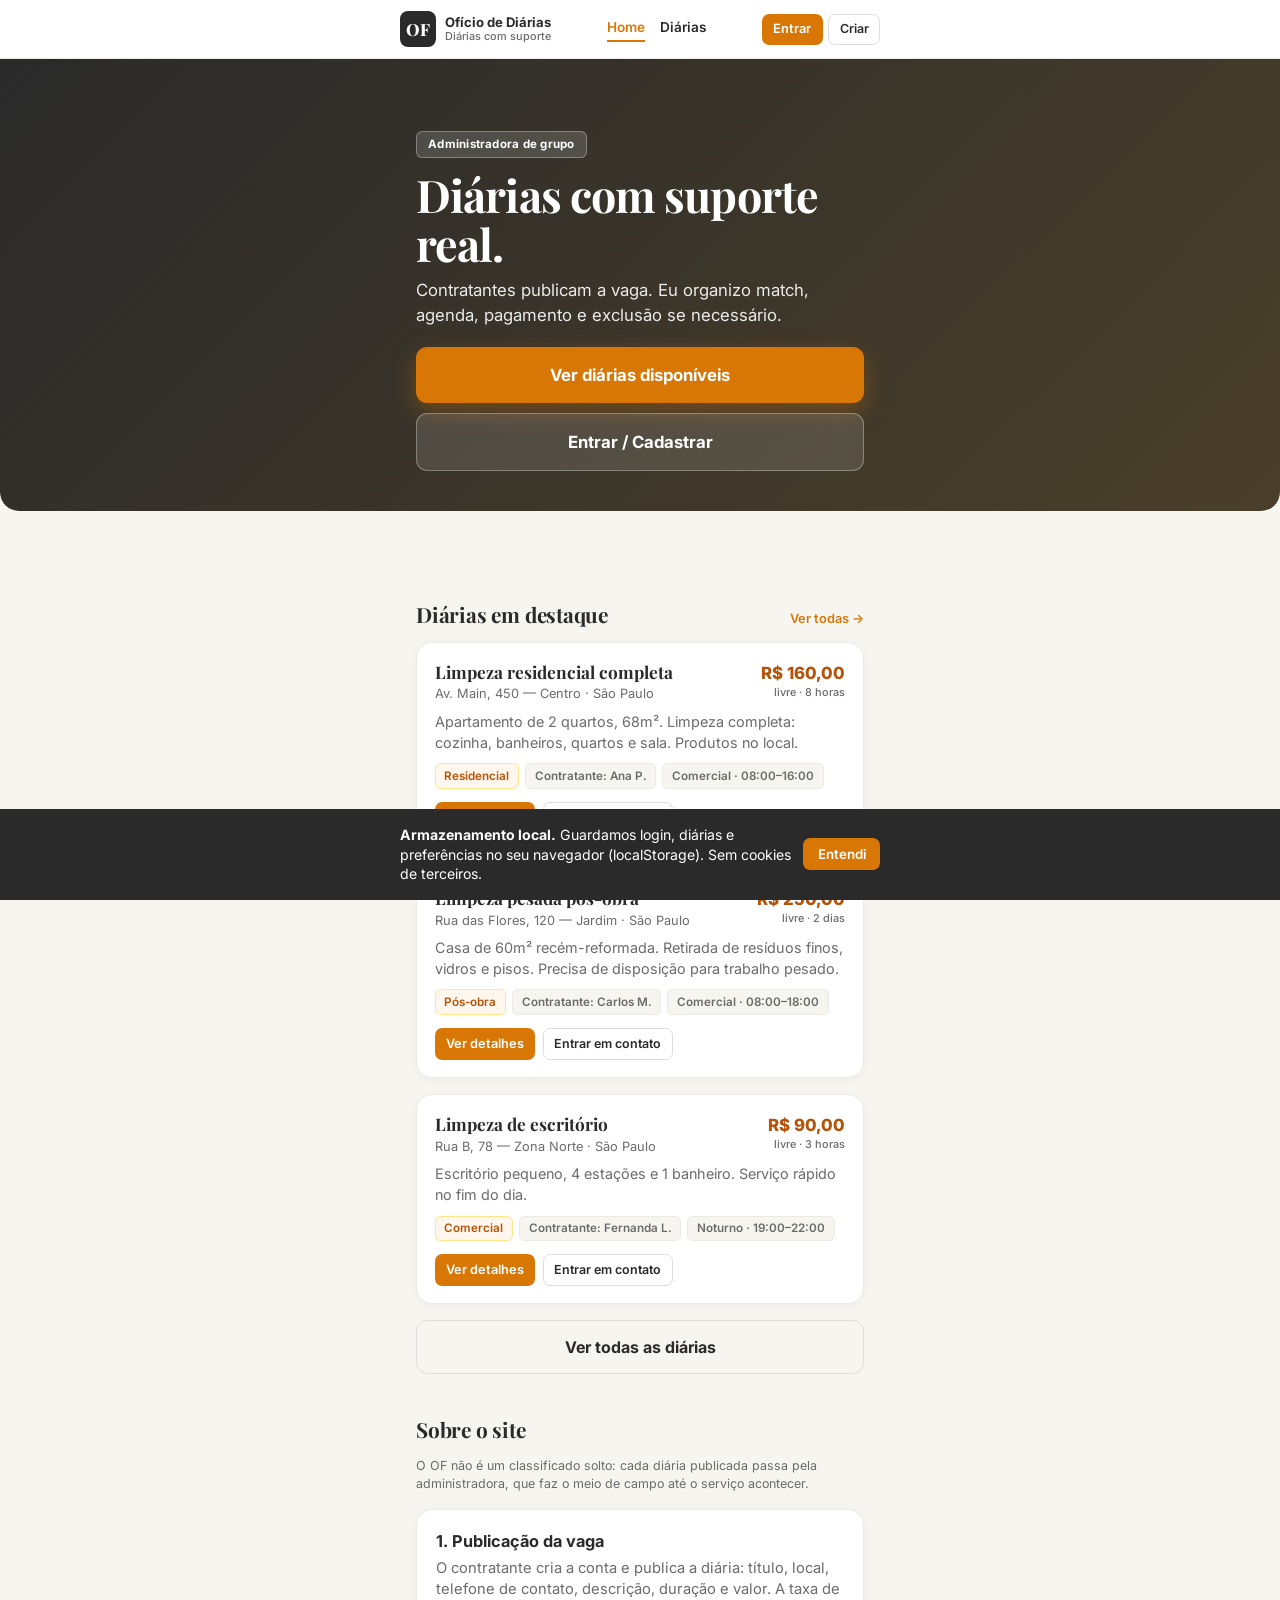
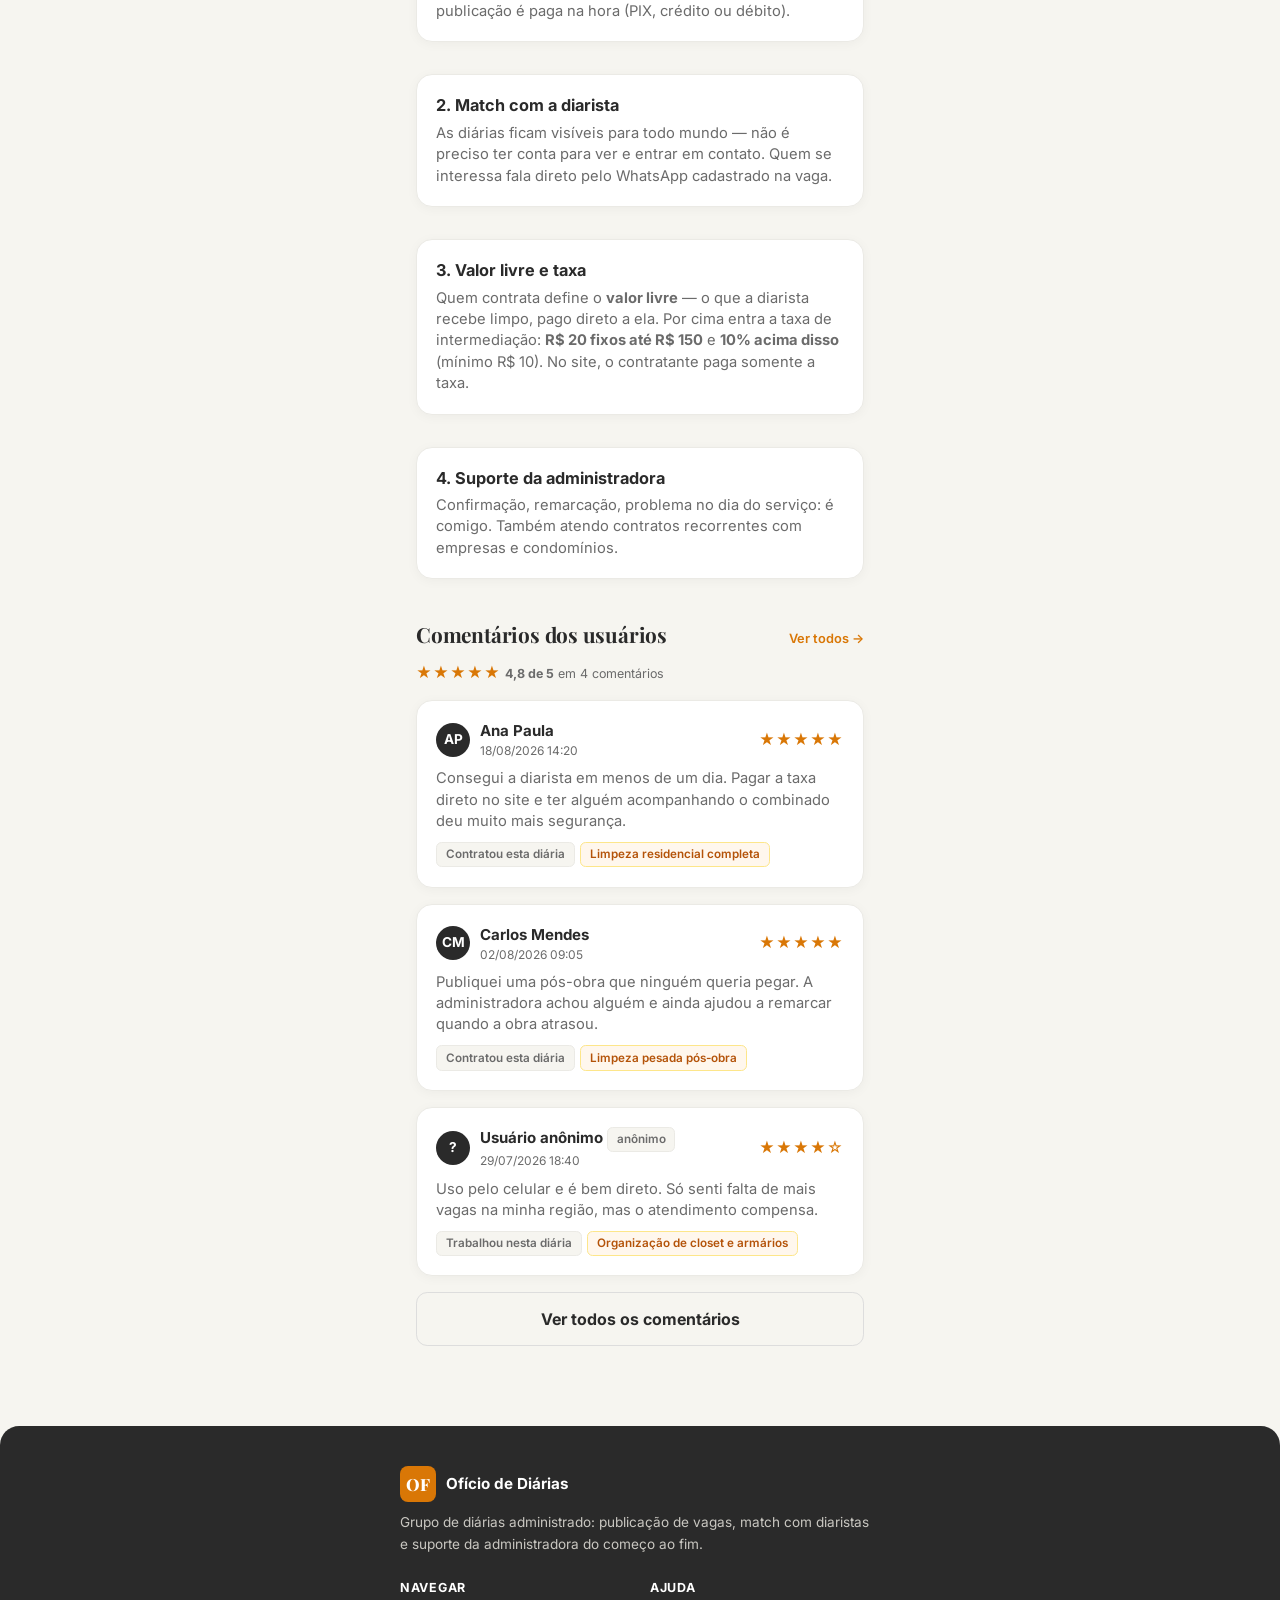
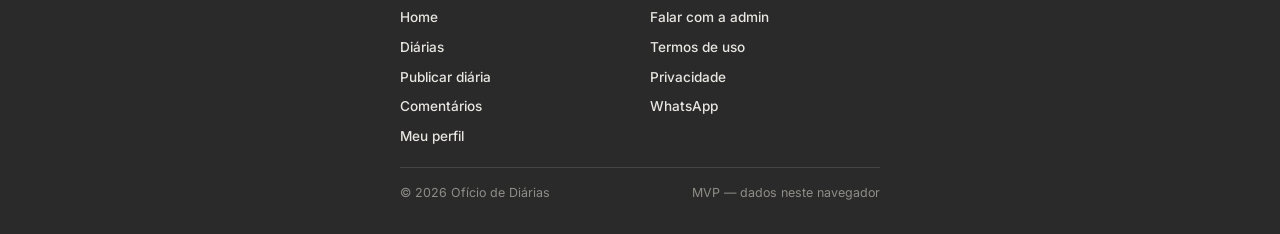
<file: index.html>
<!DOCTYPE html>
<html lang="pt-BR">
<head>
<meta charset="UTF-8">
<meta name="viewport" content="width=device-width, initial-scale=1.0, maximum-scale=5.0">
<meta name="description" content="OF — Ofício de Diárias: grupo de diárias administrado. Contratantes publicam a vaga, a administradora organiza match, agenda e pagamento.">
<title>OF — Ofício de Diárias</title>
<link rel="stylesheet" href="assets/style.css">
</head>
<body data-pagina="home">

<div id="of-header"></div>

<main>
  <!-- Hero (mantido como estava) -->
  <section class="hero" aria-label="Destaque">
    <div class="wrap">
      <div class="badge">Administradora de grupo</div>
      <h1>Diárias com suporte real.</h1>
      <p>Contratantes publicam a vaga. Eu organizo match, agenda, pagamento e exclusão se necessário.</p>
      <a href="diarias.html" class="btn-big">Ver diárias disponíveis</a>
      <a href="login.html" class="btn-big ghost" id="hero-cta-conta">Entrar / Cadastrar</a>
    </div>
  </section>

  <div class="wrap">

    <!-- Diárias em destaque -->
    <section aria-labelledby="t-destaque">
      <div class="section-title">
        <h2 id="t-destaque">Diárias em destaque</h2>
        <a href="diarias.html">Ver todas →</a>
      </div>
      <div id="lista-destaque"></div>
      <a href="diarias.html" class="btn btn-outline">Ver todas as diárias</a>
    </section>

    <!-- Sobre o site -->
    <section aria-labelledby="t-sobre">
      <div class="section-title"><h2 id="t-sobre">Sobre o site</h2></div>
      <p class="small" style="margin-bottom:1rem">O OF não é um classificado solto: cada diária publicada passa pela administradora, que faz o meio de campo até o serviço acontecer.</p>
      <div class="cards">
        <article class="card">
          <h3>1. Publicação da vaga</h3>
          <p>O contratante cria a conta e publica a diária: título, local, telefone de contato, descrição, duração e valor. A taxa de publicação é paga na hora (PIX, crédito ou débito).</p>
        </article>
        <article class="card">
          <h3>2. Match com a diarista</h3>
          <p>As diárias ficam visíveis para todo mundo — não é preciso ter conta para ver e entrar em contato. Quem se interessa fala direto pelo WhatsApp cadastrado na vaga.</p>
        </article>
        <article class="card">
          <h3>3. Valor livre e taxa</h3>
          <p>Quem contrata define o <strong>valor livre</strong> — o que a diarista recebe limpo, pago direto a ela. Por cima entra a taxa de intermediação: <strong>R$ 20 fixos até R$ 150</strong> e <strong>10% acima disso</strong> (mínimo R$ 10). No site, o contratante paga somente a taxa.</p>
        </article>
        <article class="card">
          <h3>4. Suporte da administradora</h3>
          <p>Confirmação, remarcação, problema no dia do serviço: é comigo. Também atendo contratos recorrentes com empresas e condomínios.</p>
        </article>
      </div>
    </section>

    <!-- Comentários -->
    <section aria-labelledby="t-coment">
      <div class="section-title">
        <h2 id="t-coment">Comentários dos usuários</h2>
        <a href="comentarios.html">Ver todos →</a>
      </div>
      <div id="resumo-notas"></div>
      <div id="lista-comentarios"></div>
      <a href="comentarios.html" class="btn btn-outline" id="cta-comentar">Ver todos os comentários</a>
    </section>

  </div>
</main>

<div id="of-footer"></div>

<script src="assets/app.js"></script>
<script>
document.addEventListener('of:pronto', function () {
  // CTA do hero muda se já estiver logado
  if (OF.logado()) {
    var cta = document.getElementById('hero-cta-conta');
    cta.textContent = 'Publicar uma diária';
    cta.href = 'cadastrar-diaria.html';
  }

  // Destaques: as marcadas como destaque, senão as 3 mais recentes
  var todas = OF.diarias();
  var destaque = todas.filter(function (d) { return d.destaque; });
  if (destaque.length < 3) {
    todas.forEach(function (d) { if (destaque.indexOf(d) < 0 && destaque.length < 3) destaque.push(d); });
  }
  destaque = destaque.slice(0, 3);
  var alvo = document.getElementById('lista-destaque');
  alvo.innerHTML = destaque.length
    ? destaque.map(OF.cardDiaria).join('')
    : '<div class="empty">Nenhuma diária publicada ainda. <a href="cadastrar-diaria.html">Seja o primeiro</a>.</div>';

  // Comentários: os 3 mais recentes deixados pelos usuários
  var todosComent = OF.comentarios();
  document.getElementById('lista-comentarios').innerHTML = todosComent.length
    ? todosComent.slice(0, 3).map(function (c) { return OF.cardComentario(c); }).join('')
    : '<div class="empty">Ainda não há comentários. <a href="comentarios.html">Seja o primeiro</a>.</div>';

  if (todosComent.length) {
    var media = OF.mediaNotas();
    document.getElementById('resumo-notas').innerHTML =
      '<p class="small" style="margin-bottom:1rem">' +
        '<span class="estrelas">' + OF.estrelas(media) + '</span> ' +
        '<strong>' + media.toFixed(1).replace('.', ',') + ' de 5</strong> em ' +
        todosComent.length + (todosComent.length === 1 ? ' comentário' : ' comentários') +
      '</p>';
  }
  if (OF.logado()) {
    document.getElementById('cta-comentar').textContent = 'Deixar meu comentário';
  }
});
</script>
</body>
</html>
</file>
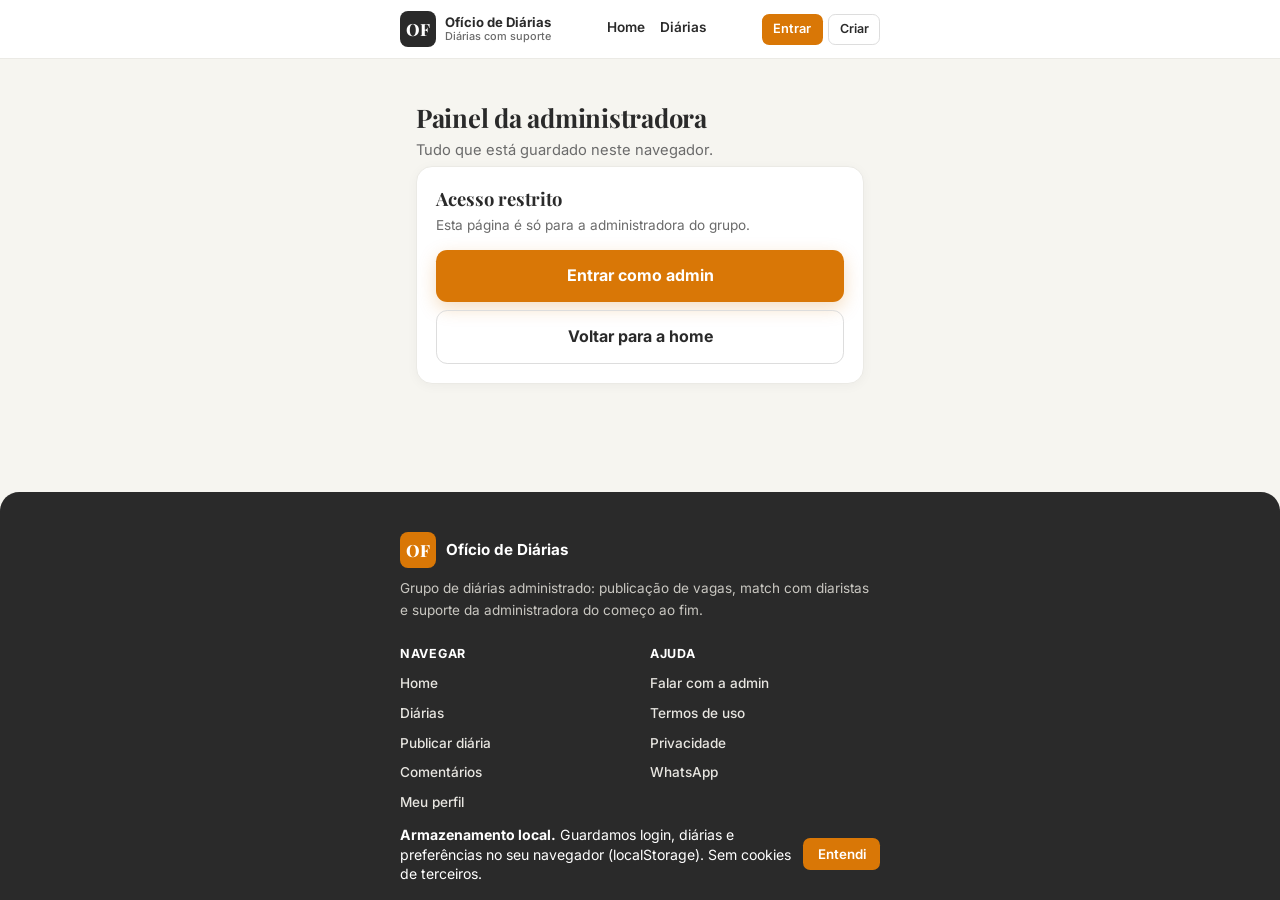
<file: admin.html>
<!DOCTYPE html>
<html lang="pt-BR">
<head>
<meta charset="UTF-8">
<meta name="viewport" content="width=device-width, initial-scale=1.0, maximum-scale=5.0">
<title>Painel da administradora — OF</title>
<link rel="stylesheet" href="assets/style.css">
<style>
  .kpis{display:grid;grid-template-columns:repeat(2,1fr);gap:.6rem;margin-bottom:1rem}
  .kpi{background:#fff;border:1px solid var(--line);border-radius:.8rem;padding:.85rem;box-shadow:var(--shadow)}
  .kpi strong{display:block;font-family:var(--serif);font-size:1.5rem;line-height:1.1}
  .kpi span{font-size:.75rem;color:var(--sub);text-transform:uppercase;letter-spacing:.04em}
  .abas{display:flex;gap:.35rem;margin-bottom:1rem;overflow-x:auto;padding-bottom:.2rem}
  .abas button{flex-shrink:0;background:#fff;border:1px solid var(--line);border-radius:2rem;padding:.4rem .8rem;font-family:inherit;font-weight:600;font-size:.82rem;cursor:pointer;color:var(--text)}
  .abas button.on{background:var(--dark);border-color:var(--dark);color:#fff}
  .item{background:#fff;border:1px solid var(--line);border-radius:.8rem;padding:.9rem;margin-bottom:.6rem;box-shadow:var(--shadow);font-size:.88rem}
  .item h3{font-size:.98rem;margin-bottom:.2rem}
  .item .meta{font-size:.78rem;color:var(--sub)}
</style>
</head>
<body data-pagina="admin">

<div id="of-header"></div>

<main class="wrap">
  <div class="page-head">
    <h1>Painel da administradora</h1>
    <p id="sub-painel">Tudo que está guardado neste navegador.</p>
  </div>

  <section id="sem-acesso" class="hidden">
    <div class="card">
      <h2>Acesso restrito</h2>
      <p class="sub">Esta página é só para a administradora do grupo.</p>
      <a href="login.html" class="btn">Entrar como admin</a>
      <a href="index.html" class="btn btn-outline">Voltar para a home</a>
    </div>
  </section>

  <section id="painel" class="hidden">
    <div class="kpis" id="kpis"></div>
    <div class="abas" id="abas" role="tablist"></div>
    <div id="conteudo-aba"></div>
  </section>
</main>

<div id="of-footer"></div>

<script src="assets/app.js"></script>
<script>
document.addEventListener('of:pronto', function () {
  if (!OF.ehAdmin()) {
    document.getElementById('sem-acesso').classList.remove('hidden');
    return;
  }
  document.getElementById('painel').classList.remove('hidden');

  var abas = [
    { id: 'diarias', nome: 'Diárias' },
    { id: 'contatos', nome: 'Contatos recebidos' },
    { id: 'comentarios', nome: 'Comentários' },
    { id: 'usuarios', nome: 'Usuários' },
    { id: 'pagamentos', nome: 'Pagamentos' }
  ];
  var atual = 'diarias';

  function kpis() {
    var d = OF.diarias(), c = OF.contatos(), u = OF.users(), p = OF.pagamentos();
    var receita = p.reduce(function (s, x) { return s + (Number(x.valor) || 0); }, 0);
    var cm = OF.comentarios();
    var media = cm.length ? OF.mediaNotas().toFixed(1).replace('.', ',') : '—';
    document.getElementById('kpis').innerHTML =
      '<div class="kpi"><strong>' + d.length + '</strong><span>Diárias no ar</span></div>' +
      '<div class="kpi"><strong>' + c.length + '</strong><span>Contatos recebidos</span></div>' +
      '<div class="kpi"><strong>' + u.length + '</strong><span>Contas criadas</span></div>' +
      '<div class="kpi"><strong>' + OF.brl(receita) + '</strong><span>Taxas (simuladas)</span></div>' +
      '<div class="kpi"><strong>' + cm.length + '</strong><span>Comentários</span></div>' +
      '<div class="kpi"><strong>' + media + '</strong><span>Nota média</span></div>';
  }

  function pintarAbas() {
    document.getElementById('abas').innerHTML = abas.map(function (a) {
      return '<button type="button" role="tab" data-aba="' + a.id + '" class="' + (a.id === atual ? 'on' : '') + '">' + a.nome + '</button>';
    }).join('');
    document.querySelectorAll('[data-aba]').forEach(function (b) {
      b.addEventListener('click', function () { atual = b.dataset.aba; pintarAbas(); pintarConteudo(); });
    });
  }

  function pintarConteudo() {
    var alvo = document.getElementById('conteudo-aba');

    if (atual === 'diarias') {
      var d = OF.diarias();
      alvo.innerHTML = d.length ? d.map(function (x) {
        return '<div class="item">' +
          '<h3>' + OF.esc(x.titulo || x.desc) + '</h3>' +
          '<div class="meta">' + OF.esc(x.nome) + ' · ' + OF.esc(x.tel) + ' · ' + OF.esc(x.local) + '</div>' +
          '<div class="meta">' + OF.brl(x.valor) + ' · taxa ' + OF.brl(OF.taxa(x.valor)) + ' · ' + OF.esc(OF.labelTipo(x.tipo)) +
            (x.autor ? ' · por @' + OF.esc(x.autor) : '') + '</div>' +
          '<div class="acoes" style="display:flex;gap:.5rem;margin-top:.6rem">' +
            '<a href="detalhes-diaria.html?id=' + encodeURIComponent(x.id) + '" class="btn-small">Ver</a>' +
            '<button type="button" class="btn-ghost-small" data-del="' + OF.esc(x.id) + '">Excluir</button>' +
          '</div></div>';
      }).join('') : '<div class="empty">Nenhuma diária publicada.</div>';
      alvo.querySelectorAll('[data-del]').forEach(function (b) {
        b.addEventListener('click', function () {
          if (!confirm('Excluir esta diária definitivamente?')) return;
          OF.removerDiaria(b.dataset.del);
          kpis(); pintarConteudo();
        });
      });

    } else if (atual === 'contatos') {
      var c = OF.contatos();
      alvo.innerHTML = c.length ? c.map(function (x) {
        return '<div class="item">' +
          '<h3>' + OF.esc(x.nome) + ' — ' + OF.esc(x.tel) + '</h3>' +
          '<div class="meta">Diária: ' + OF.esc(x.diariaTitulo || x.diariaId) + ' · ' + OF.esc(OF.dataBR(x.quando)) + '</div>' +
          (x.experiencia ? '<div class="meta">Experiência: ' + OF.esc(x.experiencia) + '</div>' : '') +
          (x.mensagem ? '<p style="margin-top:.4rem;color:var(--sub)">' + OF.esc(x.mensagem) + '</p>' : '') +
          '</div>';
      }).join('') : '<div class="empty">Nenhum contato registrado ainda.</div>';

    } else if (atual === 'comentarios') {
      var cm = OF.comentarios();
      alvo.innerHTML = cm.length
        ? cm.map(function (x) { return OF.cardComentario(x, { podeExcluir: true, mostrarAutor: true }); }).join('')
        : '<div class="empty">Nenhum comentário publicado.</div>';
      alvo.querySelectorAll('[data-excluir-coment]').forEach(function (b) {
        b.addEventListener('click', function () {
          if (!confirm('Excluir este comentário definitivamente?')) return;
          OF.removerComentario(b.dataset.excluirComent);
          kpis(); pintarConteudo();
        });
      });

    } else if (atual === 'usuarios') {
      var u = OF.users();
      alvo.innerHTML = u.length ? u.map(function (x) {
        return '<div class="item">' +
          '<h3>' + OF.esc(x.nome || x.user) + ' <span class="tag">@' + OF.esc(x.user) + '</span></h3>' +
          '<div class="meta">' + OF.esc(x.email || '—') + ' · ' + OF.esc(x.tel || '—') + '</div>' +
          '<div class="meta">' + OF.esc(OF.LABEL_TIPO[x.tipo] || x.tipo) + ' · criada em ' + OF.esc(OF.dataBR(x.criado)) + '</div>' +
          '</div>';
      }).join('') : '<div class="empty">Nenhuma conta criada.</div>';

    } else {
      var p = OF.pagamentos();
      alvo.innerHTML = p.length ? p.map(function (x) {
        return '<div class="item">' +
          '<h3>' + OF.brl(x.valor) + ' · ' + OF.esc(x.metodoLabel) + '</h3>' +
          '<div class="meta">' + OF.esc(x.transacao) + ' · autorização ' + OF.esc(x.autorizacao) + '</div>' +
          '<div class="meta">' + OF.esc(OF.dataBR(x.quando)) + ' · <span class="tag">SIMULADO</span></div>' +
          '</div>';
      }).join('') : '<div class="empty">Nenhum pagamento simulado ainda.</div>';
    }
  }

  kpis(); pintarAbas(); pintarConteudo();
});
</script>
</body>
</html>
</file>
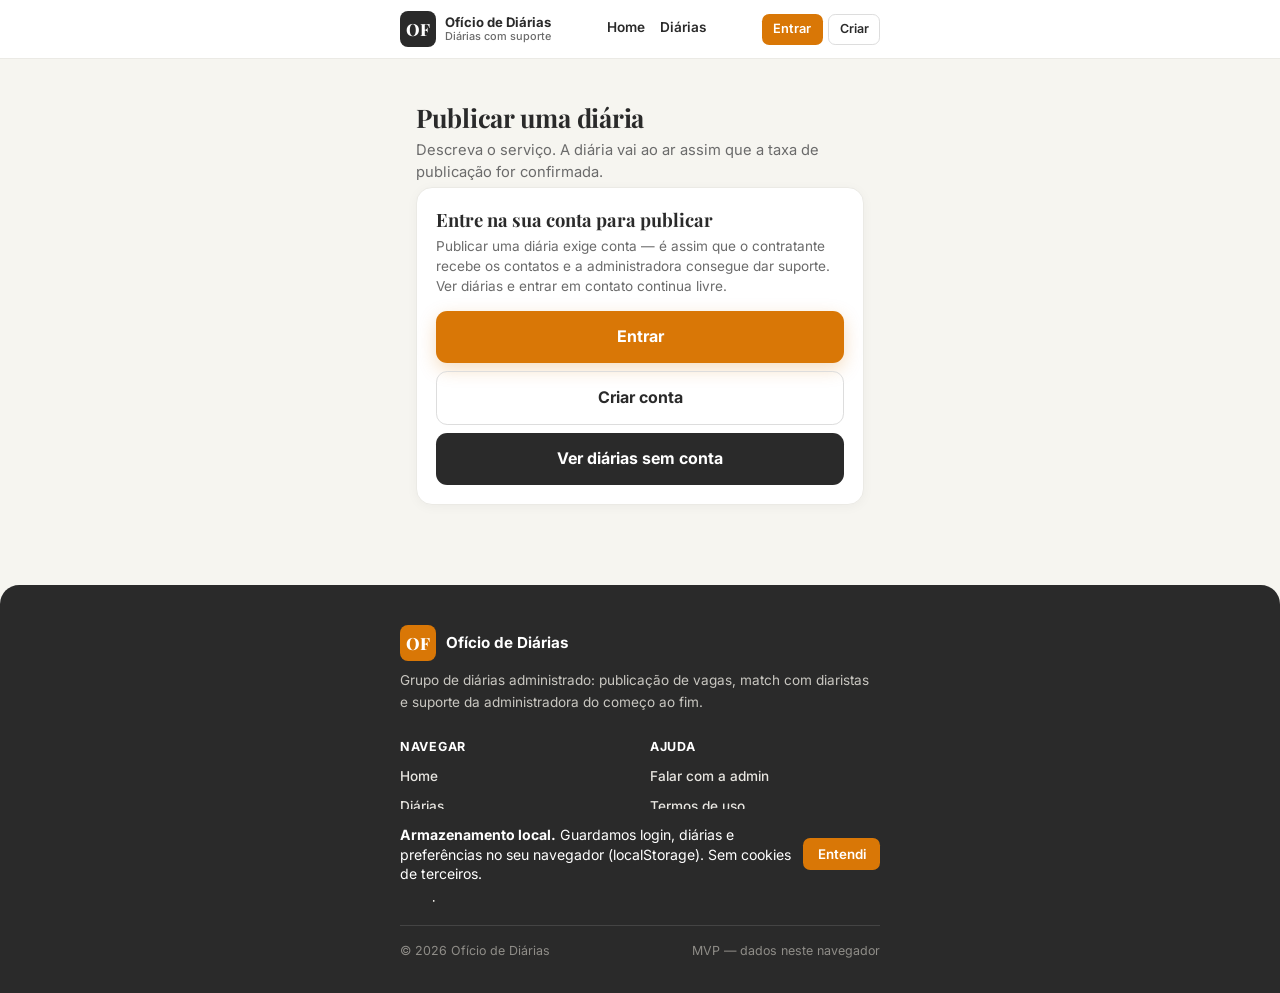
<file: cadastrar-diaria.html>
<!DOCTYPE html>
<html lang="pt-BR">
<head>
<meta charset="UTF-8">
<meta name="viewport" content="width=device-width, initial-scale=1.0, maximum-scale=5.0">
<title>Publicar diária — OF</title>
<link rel="stylesheet" href="assets/style.css">
<style>
  .resumo-taxa{background:var(--bg);border:1px solid var(--line);border-radius:.8rem;padding:.9rem;margin-top:.4rem}
  .resumo-taxa .lin{display:flex;justify-content:space-between;gap:1rem;font-size:.88rem;padding:.25rem 0}
  .resumo-taxa .lin span:last-child{font-weight:600;white-space:nowrap}
  .resumo-taxa .lin.custo{border-top:1px solid var(--line);margin-top:.35rem;padding-top:.5rem;font-weight:700}
  .resumo-taxa .lin.agora{background:#fff;border:1px solid var(--accent-line);border-radius:.6rem;
    margin-top:.6rem;padding:.6rem .7rem;font-weight:800;color:var(--accent-dark)}
  .resumo-taxa .lin.agora span:last-child{font-size:1.05rem}
  .resumo-taxa .obs{font-size:.75rem;color:var(--sub);margin-top:.6rem;line-height:1.5}
  .resumo-taxa .rotulo small{display:block;font-weight:400;font-size:.73rem;color:var(--sub);margin-top:.1rem}
  .resumo-duracao{background:var(--accent-soft);border:1px solid var(--accent-line);border-radius:.7rem;
    padding:.7rem .8rem;font-size:.88rem;color:#92400e;font-weight:600}
  .resumo-duracao small{display:block;font-weight:400;font-size:.75rem;color:var(--sub);margin-top:.2rem}
  select:disabled{background-color:var(--bg);color:var(--sub);cursor:not-allowed;opacity:1}
</style>
</head>
<body data-pagina="cadastrar">

<div id="of-header"></div>

<main class="wrap">
  <div class="page-head">
    <h1>Publicar uma diária</h1>
    <p>Descreva o serviço. A diária vai ao ar assim que a taxa de publicação for confirmada.</p>
  </div>

  <!-- Bloqueio para quem não pode publicar -->
  <section id="bloqueio" class="hidden">
    <div class="card">
      <h2 id="bloqueio-titulo"></h2>
      <p class="sub" id="bloqueio-texto"></p>
      <div id="bloqueio-acoes"></div>
    </div>
  </section>

  <!-- Formulário -->
  <section id="area-form" class="hidden">
    <div class="card">
      <h2>Dados da diária</h2>
      <p class="sub">Os campos com * são obrigatórios. O telefone informado é o que receberá os contatos pelo WhatsApp.</p>

      <form class="form" id="form-diaria" novalidate>
        <div>
          <label for="v-titulo">Título da diária *</label>
          <input id="v-titulo" type="text" maxlength="70" placeholder="Ex: Limpeza residencial completa" required>
          <p class="field-help">Curto e direto — é o que aparece na listagem.</p>
        </div>

        <div class="grid2">
          <div>
            <label for="v-tipo">Tipo de serviço *</label>
            <select id="v-tipo" required></select>
          </div>
          <div>
            <label for="v-periodo">Período *</label>
            <select id="v-periodo" required></select>
          </div>
        </div>

        <div>
          <label for="v-desc">Descrição do serviço *</label>
          <textarea id="v-desc" rows="4" maxlength="600" placeholder="Tamanho do imóvel, o que precisa ser feito, se há produtos no local, restrições…" required></textarea>
          <p class="field-help"><span id="conta-desc">0</span>/600 caracteres</p>
        </div>

        <div class="grid2">
          <div>
            <label for="v-local">Endereço / bairro *</label>
            <input id="v-local" type="text" placeholder="Ex: Rua das Flores, 120 — Jardim" required>
          </div>
          <div>
            <label for="v-cidade">Cidade *</label>
            <input id="v-cidade" type="text" placeholder="Ex: São Paulo — SP" required>
          </div>
        </div>

        <div>
          <label for="v-dur-uni">O serviço é contado em *</label>
          <select id="v-dur-uni">
            <option value="horas" selected>Horas — um turno no mesmo dia</option>
            <option value="dias">Dias — serviço de um ou mais dias</option>
          </select>
        </div>

        <!-- Horário: automático pelo período, editável só quando o período é Flexível -->
        <div>
          <label for="v-hora-ini">Horário do serviço *</label>
          <div class="campo-composto">
            <select id="v-hora-ini" aria-label="Hora de início"></select>
            <select id="v-hora-fim" aria-label="Hora de término"></select>
          </div>
          <p class="field-help" id="horario-nota"></p>
        </div>

        <!-- Quantidade de dias: só aparece quando a unidade é "dias" -->
        <div id="bloco-dias" class="hidden">
          <label for="v-dur-num">Quantos dias? *</label>
          <input id="v-dur-num" type="number" min="1" max="60" step="1" placeholder="2">
          <p class="field-help">O horário acima vale para cada dia de serviço.</p>
        </div>

        <div class="resumo-duracao" id="resumo-duracao" aria-live="polite"></div>

        <div>
          <label for="v-valor">Valor livre da diarista (R$) *</label>
          <input id="v-valor" type="number" min="30" step="10" placeholder="150" required>
          <p class="field-help">Quanto a diarista recebe <strong>limpo</strong> pelo serviço. Esse valor
            você paga direto a ela — não passa pelo site. A taxa OF é somada por cima.</p>
        </div>

        <div class="grid2">
          <div>
            <label for="v-nome">Nome do contratante *</label>
            <input id="v-nome" type="text" required>
          </div>
          <div>
            <label for="v-tel">WhatsApp para contato *</label>
            <input id="v-tel" type="tel" placeholder="(11) 99999-9999" required>
          </div>
        </div>

        <div>
          <label>Resumo dos valores</label>
          <div class="resumo-taxa" id="resumo-taxa" aria-live="polite"></div>
        </div>

        <label class="check">
          <input type="checkbox" id="v-aceite" required>
          <span>Confirmo que os dados são verdadeiros e aceito os <a href="termos.html" target="_blank">termos de uso</a>. A administradora pode remover a publicação a qualquer momento.</span>
        </label>

        <div id="v-erro" class="msg err hidden" role="alert"></div>
        <button type="submit" class="btn">Confirmar e pagar taxa</button>
        <p class="small center mt1">A diária só é publicada depois da confirmação do pagamento.</p>
      </form>
    </div>
  </section>

  <!-- Sucesso -->
  <section id="area-sucesso" class="hidden">
    <div class="card">
      <h2>Diária publicada 🎉</h2>
      <p class="sub" id="sucesso-texto"></p>
      <div id="sucesso-acoes"></div>
    </div>
  </section>
</main>

<div id="of-footer"></div>

<script src="assets/app.js"></script>
<script>
document.addEventListener('of:pronto', function () {
  var sess = OF.sessao();

  // ---- Controle de acesso: o formulário só existe para quem pode publicar ----
  if (!sess) {
    mostrarBloqueio(
      'Entre na sua conta para publicar',
      'Publicar uma diária exige conta — é assim que o contratante recebe os contatos e a administradora consegue dar suporte. Ver diárias e entrar em contato continua livre.',
      '<a href="login.html?proximo=cadastrar-diaria.html" class="btn">Entrar</a>' +
      '<a href="cadastro.html?proximo=cadastrar-diaria.html" class="btn btn-outline">Criar conta</a>' +
      '<a href="diarias.html" class="btn btn-dark">Ver diárias sem conta</a>'
    );
    return;
  }
  if (!OF.podePublicar()) {
    mostrarBloqueio(
      'Seu perfil não publica diárias',
      'Sua conta está marcada como Diarista. Para publicar, mude seu perfil para "Contratante" ou "Os dois" na página de perfil.',
      '<a href="perfil.html" class="btn">Ajustar meu perfil</a><a href="diarias.html" class="btn btn-outline">Ver diárias</a>'
    );
    return;
  }

  function mostrarBloqueio(titulo, texto, acoes) {
    document.getElementById('bloqueio-titulo').textContent = titulo;
    document.getElementById('bloqueio-texto').textContent = texto;
    document.getElementById('bloqueio-acoes').innerHTML = acoes;
    document.getElementById('bloqueio').classList.remove('hidden');
  }

  document.getElementById('area-form').classList.remove('hidden');

  // ---- Preenchimento inicial ----
  var u = OF.usuarioAtual() || {};
  document.getElementById('v-nome').value = u.nome || sess.nome || '';
  document.getElementById('v-tel').value = u.tel || '';
  document.getElementById('v-cidade').value = u.cidade || '';
  OF.TIPOS.forEach(function (t) {
    document.getElementById('v-tipo').insertAdjacentHTML('beforeend',
      '<option value="' + t[0] + '">' + t[1] + '</option>');
  });
  OF.PERIODOS.forEach(function (p) {
    document.getElementById('v-periodo').insertAdjacentHTML('beforeend',
      '<option value="' + OF.esc(p.nome) + '">' + OF.esc(p.rotulo) + '</option>');
  });

  var valorEl = document.getElementById('v-valor');
  var descEl = document.getElementById('v-desc');
  var durNumEl = document.getElementById('v-dur-num');
  var durUniEl = document.getElementById('v-dur-uni');

  descEl.addEventListener('input', function () {
    document.getElementById('conta-desc').textContent = descEl.value.length;
  });

  var periodoEl = document.getElementById('v-periodo');
  var horaIniEl = document.getElementById('v-hora-ini');
  var horaFimEl = document.getElementById('v-hora-fim');

  // Opções de hora (de 30 em 30 minutos)
  OF.opcoesHora().forEach(function (h) {
    var op = '<option value="' + h + '">' + h + '</option>';
    horaIniEl.insertAdjacentHTML('beforeend', op);
    horaFimEl.insertAdjacentHTML('beforeend', op);
  });

  // Horário: vem do período escolhido; só "Flexível" libera a edição
  function aplicarPeriodo() {
    var info = OF.periodoInfo(periodoEl.value);
    var flex = OF.periodoFlexivel(periodoEl.value);
    horaIniEl.disabled = !flex;
    horaFimEl.disabled = !flex;
    if (!flex) {
      horaIniEl.value = info.inicio;
      horaFimEl.value = info.fim;
      document.getElementById('horario-nota').innerHTML =
        'Horário comercial padrão do período <strong>' + OF.esc(info.nome) + '</strong>. ' +
        'Escolha <strong>Flexível</strong> no período acima para definir outro horário.';
    } else {
      if (!horaIniEl.value) horaIniEl.value = '08:00';
      if (!horaFimEl.value) horaFimEl.value = '12:00';
      document.getElementById('horario-nota').textContent =
        'Período flexível: escolha a hora de início e de término do serviço.';
    }
    pintarDuracao();
  }

  // Unidade horas/dias: em dias aparece o campo de quantidade
  function aplicarUnidade() {
    var dias = durUniEl.value === 'dias';
    document.getElementById('bloco-dias').classList.toggle('hidden', !dias);
    if (dias && !durNumEl.value) durNumEl.value = '1';
    pintarDuracao();
  }

  // Em horas, a duração é CALCULADA pela janela de horário — nunca discorda dela
  function horasDaJanela() { return OF.horasEntre(horaIniEl.value, horaFimEl.value); }
  function duracaoTexto() {
    if (durUniEl.value === 'dias') {
      var n = parseInt(durNumEl.value, 10);
      return (!n || n < 1) ? '' : OF.formatarDuracao(n, 'dias');
    }
    var h = horasDaJanela();
    return h > 0 ? OF.formatarDuracao(h, 'horas') : '';
  }
  function pintarDuracao() {
    var alvo = document.getElementById('resumo-duracao');
    var janela = OF.janelaTexto(horaIniEl.value, horaFimEl.value);
    var horas = horasDaJanela();
    if (durUniEl.value === 'dias') {
      var n = parseInt(durNumEl.value, 10) || 0;
      alvo.innerHTML = n
        ? 'Vai aparecer como: <strong>' + OF.esc(OF.formatarDuracao(n, 'dias')) + ' · ' + OF.esc(janela) + '</strong>' +
          '<small>' + OF.esc(OF.formatarDuracao(horas, 'horas')) + ' por dia, ' + n + (n === 1 ? ' dia' : ' dias') +
          ' — total de ' + OF.esc(OF.formatarDuracao(horas * n, 'horas')) + ' de serviço.</small>'
        : 'Informe quantos dias para ver o resumo.';
    } else {
      alvo.innerHTML = horas > 0
        ? 'Vai aparecer como: <strong>' + OF.esc(OF.formatarDuracao(horas, 'horas')) + ' · ' + OF.esc(janela) + '</strong>' +
          '<small>A duração em horas é calculada pelo horário de início e término.</small>'
        : 'Escolha um horário de término diferente do de início.';
    }
  }

  periodoEl.addEventListener('change', aplicarPeriodo);
  horaIniEl.addEventListener('change', pintarDuracao);
  horaFimEl.addEventListener('change', pintarDuracao);
  durUniEl.addEventListener('change', aplicarUnidade);
  durNumEl.addEventListener('input', pintarDuracao);
  aplicarUnidade();
  aplicarPeriodo();

  // Valores: o campo é o valor LIVRE da diarista; a taxa entra por cima
  function pintarResumo() {
    var r = OF.resumoValores(valorEl.value);
    if (r.livre <= 0) {
      document.getElementById('resumo-taxa').innerHTML =
        '<p class="obs" style="margin:0">Informe o <strong>valor livre da diarista</strong> acima para ver a taxa, ' +
        'o custo total da diária e quanto você paga agora no site.</p>';
      return;
    }
    document.getElementById('resumo-taxa').innerHTML =
      '<div class="lin"><span class="rotulo">Valor livre da diarista' +
        '<small>Pago direto a ela, fora do site</small></span><span>' + OF.brl(r.livre) + '</span></div>' +
      '<div class="lin"><span class="rotulo">Taxa de intermediação OF' +
        '<small>' + (r.livre <= 150 ? 'R$ 20 fixos (serviço até R$ 150)' : '10% do valor livre') + '</small></span>' +
        '<span>+ ' + OF.brl(r.taxa) + '</span></div>' +
      '<div class="lin custo"><span>Custo total da diária para você</span><span>' + OF.brl(r.total) + '</span></div>' +
      '<div class="lin agora"><span>Você paga agora no site</span><span>' + OF.brl(r.taxa) + '</span></div>' +
      '<p class="obs">No site você paga <strong>somente a taxa de ' + OF.brl(r.taxa) + '</strong>. ' +
      'Os ' + OF.brl(r.livre) + ' do serviço você acerta direto com a diarista, e ela recebe esse valor limpo. ' +
      'A taxa da operadora de pagamento sai da nossa parte — você não paga nada além do que está aqui.</p>';
  }
  valorEl.addEventListener('input', pintarResumo);
  pintarResumo();

  // ---- Confirmar → abre o menu de pagamento simulado ----
  document.getElementById('form-diaria').addEventListener('submit', function (e) {
    e.preventDefault();
    var erro = document.getElementById('v-erro');
    function falhar(m) { erro.textContent = m; erro.classList.remove('hidden'); erro.scrollIntoView({ behavior: 'smooth', block: 'center' }); }

    var dados = {
      titulo: document.getElementById('v-titulo').value.trim(),
      tipo: document.getElementById('v-tipo').value,
      periodo: document.getElementById('v-periodo').value,
      desc: descEl.value.trim(),
      local: document.getElementById('v-local').value.trim(),
      cidade: document.getElementById('v-cidade').value.trim(),
      dur: duracaoTexto(),
      durQtd: durUniEl.value === 'dias' ? (parseInt(durNumEl.value, 10) || 0) : horasDaJanela(),
      durUnidade: durUniEl.value,
      horaInicio: horaIniEl.value,
      horaFim: horaFimEl.value,
      valor: parseFloat(valorEl.value) || 0,
      nome: document.getElementById('v-nome').value.trim(),
      tel: document.getElementById('v-tel').value.trim(),
      autor: sess.user
    };

    if (dados.titulo.length < 6) return falhar('O título precisa ter ao menos 6 caracteres.');
    if (dados.desc.length < 20) return falhar('Descreva o serviço com pelo menos 20 caracteres.');
    if (!dados.local || !dados.cidade) return falhar('Preencha endereço e cidade.');
    if (!dados.horaInicio || !dados.horaFim) return falhar('Escolha o horário de início e de término.');
    if (OF.horasEntre(dados.horaInicio, dados.horaFim) < 1) return falhar('O horário de término deve ser ao menos 1 hora depois do início.');
    if (dados.durUnidade === 'dias') {
      var nDias = parseInt(durNumEl.value, 10);
      if (!nDias || nDias < 1) return falhar('Informe quantos dias o serviço leva.');
      if (nDias > 60) return falhar('A duração máxima é de 60 dias.');
    }
    if (!dados.dur) return falhar('Não foi possível calcular a duração. Revise o horário.');
    if (dados.valor < 30) return falhar('O valor livre da diarista deve ser de no mínimo R$ 30.');
    if (OF.digitos(dados.tel).length < 10) return falhar('Informe um WhatsApp válido com DDD.');
    if (!document.getElementById('v-aceite').checked) return falhar('É preciso aceitar os termos para publicar.');
    erro.classList.add('hidden');

    var r = OF.resumoValores(dados.valor);

    OF.pagamento.abrir({
      titulo: 'Taxa de publicação',
      descricao: 'Você paga só a taxa. O valor livre da diarista não passa pelo site.',
      infos: [
        { label: 'Valor livre da diarista (fora do site)', valor: r.livre },
        { label: 'Custo total da diária', valor: r.total }
      ],
      itens: [
        { label: 'Taxa de intermediação OF', valor: r.taxa }
      ],
      rotuloTotal: 'Você paga agora',
      nota: 'A diarista recebe os ' + OF.brl(r.livre) + ' limpos, direto de você. ' +
            'A taxa da operadora de pagamento sai da nossa parte.',
      onPago: function (pg) {
        // Pagamento aprovado: só agora a diária entra no ar
        var nova = OF.criarDiaria(Object.assign({}, dados, {
          pagamento: { transacao: pg.transacao, metodo: pg.metodoLabel, valor: pg.valor, quando: pg.quando }
        }));
        window.__novaDiaria = nova;
      },
      onSucesso: function (pg) {
        var nova = window.__novaDiaria;
        document.getElementById('area-form').classList.add('hidden');
        document.getElementById('area-sucesso').classList.remove('hidden');
        document.getElementById('sucesso-texto').textContent =
          'Taxa de ' + OF.brl(pg.valor) + ' paga via ' + pg.metodoLabel +
          ' (transação ' + pg.transacao + ', simulada). Sua diária já aparece na listagem.';
        document.getElementById('sucesso-acoes').innerHTML =
          (nova ? '<a href="detalhes-diaria.html?id=' + encodeURIComponent(nova.id) + '" class="btn">Ver a diária publicada</a>' : '') +
          '<a href="diarias.html" class="btn btn-outline">Ver todas as diárias</a>' +
          '<a href="perfil.html" class="btn btn-dark">Minhas diárias</a>';
        window.scrollTo({ top: 0, behavior: 'smooth' });
      },
      onCancelar: function () {
        if (window.__novaDiaria) {
          // pagamento já foi aprovado antes de fechar o modal
          location.href = 'detalhes-diaria.html?id=' + encodeURIComponent(window.__novaDiaria.id);
        }
      }
    });
  });
});
</script>
</body>
</html>
</file>
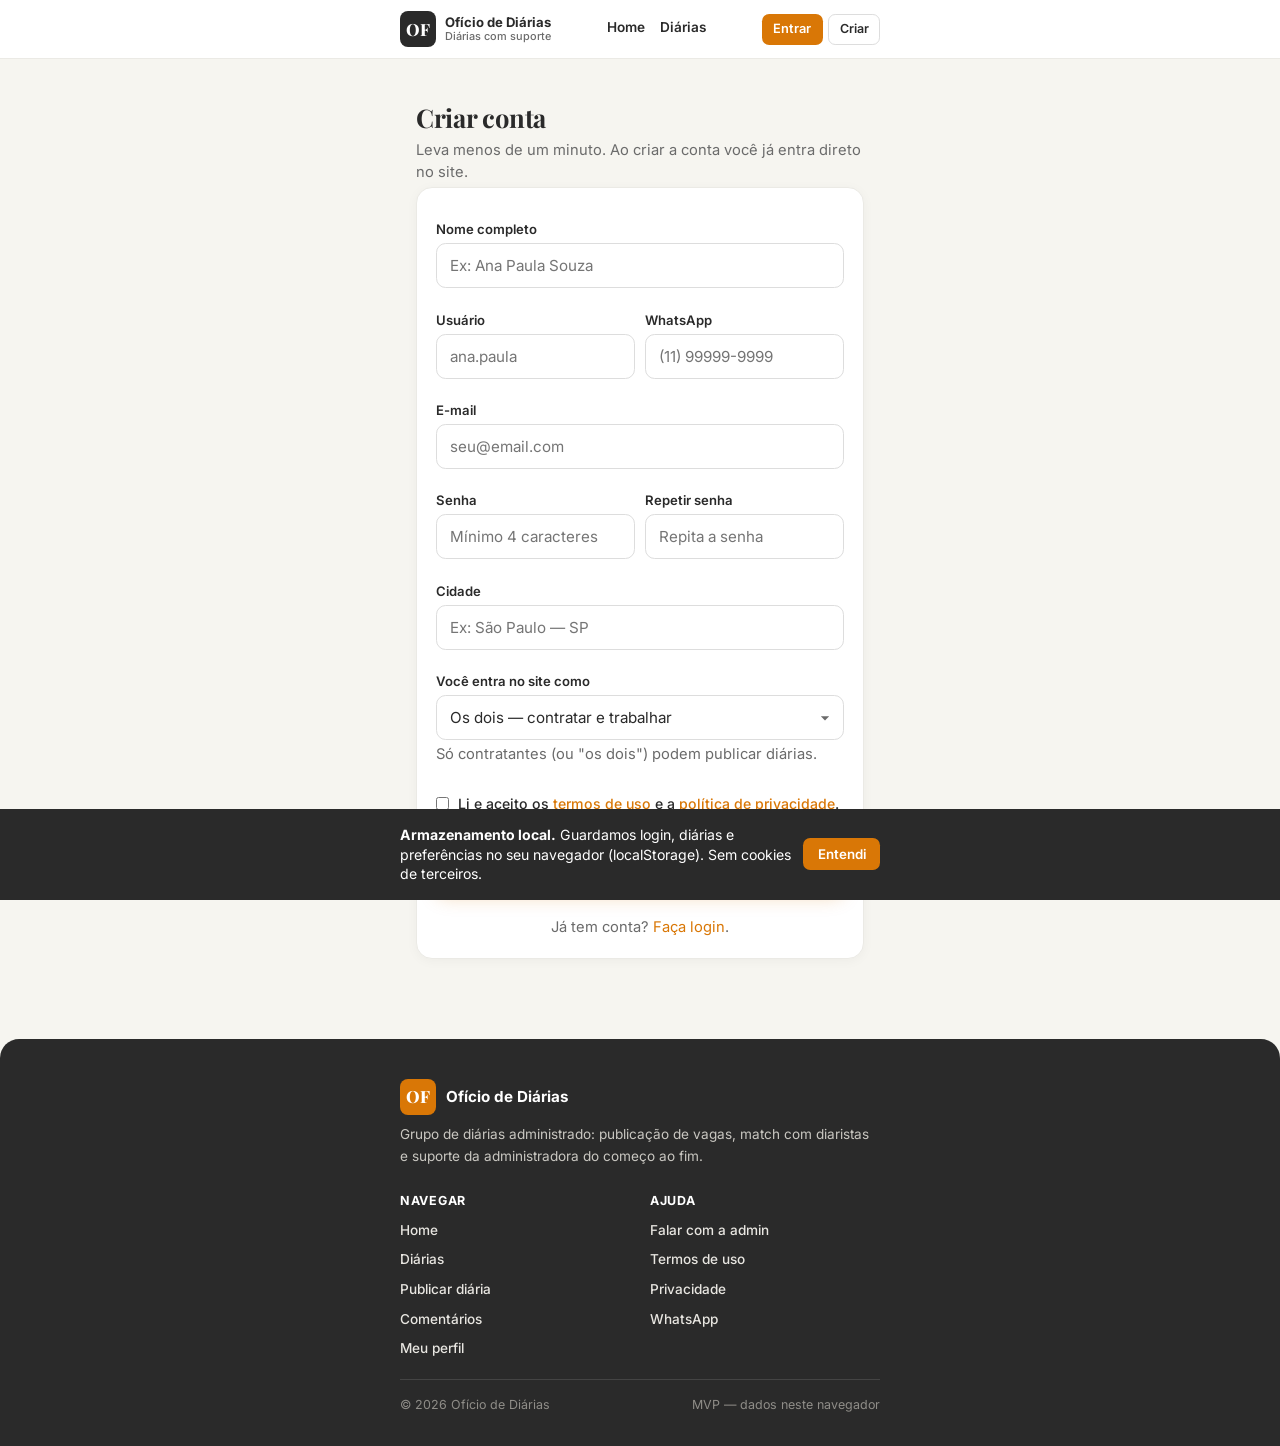
<file: cadastro.html>
<!DOCTYPE html>
<html lang="pt-BR">
<head>
<meta charset="UTF-8">
<meta name="viewport" content="width=device-width, initial-scale=1.0, maximum-scale=5.0">
<title>Criar conta — OF</title>
<link rel="stylesheet" href="assets/style.css">
</head>
<body data-pagina="cadastro">

<div id="of-header"></div>

<main class="wrap">
  <div class="page-head">
    <h1>Criar conta</h1>
    <p>Leva menos de um minuto. Ao criar a conta você já entra direto no site.</p>
  </div>

  <section class="card">
    <form class="form" id="form-cadastro" novalidate>
      <div>
        <label for="c-nome">Nome completo</label>
        <input id="c-nome" type="text" autocomplete="name" placeholder="Ex: Ana Paula Souza" required>
      </div>
      <div class="grid2">
        <div>
          <label for="c-user">Usuário</label>
          <input id="c-user" type="text" autocomplete="username" placeholder="ana.paula" required>
        </div>
        <div>
          <label for="c-tel">WhatsApp</label>
          <input id="c-tel" type="tel" autocomplete="tel" placeholder="(11) 99999-9999" required>
        </div>
      </div>
      <div>
        <label for="c-email">E-mail</label>
        <input id="c-email" type="email" autocomplete="email" placeholder="seu@email.com" required>
      </div>
      <div class="grid2">
        <div>
          <label for="c-pass">Senha</label>
          <input id="c-pass" type="password" autocomplete="new-password" placeholder="Mínimo 4 caracteres" required>
        </div>
        <div>
          <label for="c-pass2">Repetir senha</label>
          <input id="c-pass2" type="password" autocomplete="new-password" placeholder="Repita a senha" required>
        </div>
      </div>
      <div>
        <label for="c-cidade">Cidade</label>
        <input id="c-cidade" type="text" autocomplete="address-level2" placeholder="Ex: São Paulo — SP">
      </div>
      <div>
        <label for="c-tipo">Você entra no site como</label>
        <select id="c-tipo" required>
          <option value="contratando">Contratante — quero publicar diárias</option>
          <option value="diarista">Diarista — quero pegar diárias</option>
          <option value="ambos" selected>Os dois — contratar e trabalhar</option>
        </select>
        <p class="field-help">Só contratantes (ou "os dois") podem publicar diárias.</p>
      </div>
      <label class="check">
        <input type="checkbox" id="c-aceite" required>
        <span>Li e aceito os <a href="termos.html" target="_blank">termos de uso</a> e a <a href="privacidade.html" target="_blank">política de privacidade</a>.</span>
      </label>
      <div id="c-erro" class="msg err hidden" role="alert"></div>
      <button type="submit" class="btn">Criar conta e entrar</button>
      <p class="small center mt1">Já tem conta? <a href="login.html">Faça login</a>.</p>
    </form>
  </section>
</main>

<div id="of-footer"></div>

<script src="assets/app.js"></script>
<script>
document.addEventListener('of:pronto', function () {
  var params = new URLSearchParams(location.search);
  var proximo = params.get('proximo') || '';
  var permitidos = ['cadastrar-diaria.html', 'perfil.html', 'diarias.html', 'index.html', 'contato.html'];
  var destino = permitidos.indexOf(proximo) >= 0 ? proximo : 'perfil.html';

  if (OF.logado()) { location.replace(destino); return; }

  document.getElementById('form-cadastro').addEventListener('submit', function (e) {
    e.preventDefault();
    var erro = document.getElementById('c-erro');
    function falhar(m) { erro.textContent = m; erro.classList.remove('hidden'); }

    var pass = document.getElementById('c-pass').value;
    if (pass !== document.getElementById('c-pass2').value) return falhar('As senhas não conferem.');
    if (!document.getElementById('c-aceite').checked) return falhar('É preciso aceitar os termos para criar a conta.');
    var email = document.getElementById('c-email').value.trim();
    if (!/^[^\s@]+@[^\s@]+\.[^\s@]{2,}$/.test(email)) return falhar('Informe um e-mail válido.');
    if (OF.digitos(document.getElementById('c-tel').value).length < 10) return falhar('Informe um WhatsApp válido com DDD.');

    // cadastrar() já abre a sessão do novo usuário (login automático)
    var r = OF.cadastrar({
      nome: document.getElementById('c-nome').value,
      user: document.getElementById('c-user').value,
      email: email,
      tel: document.getElementById('c-tel').value,
      cidade: document.getElementById('c-cidade').value,
      tipo: document.getElementById('c-tipo').value,
      pass: pass
    });
    if (!r.ok) return falhar(r.erro);
    location.href = destino + '?novo=1';
  });
});
</script>
</body>
</html>
</file>
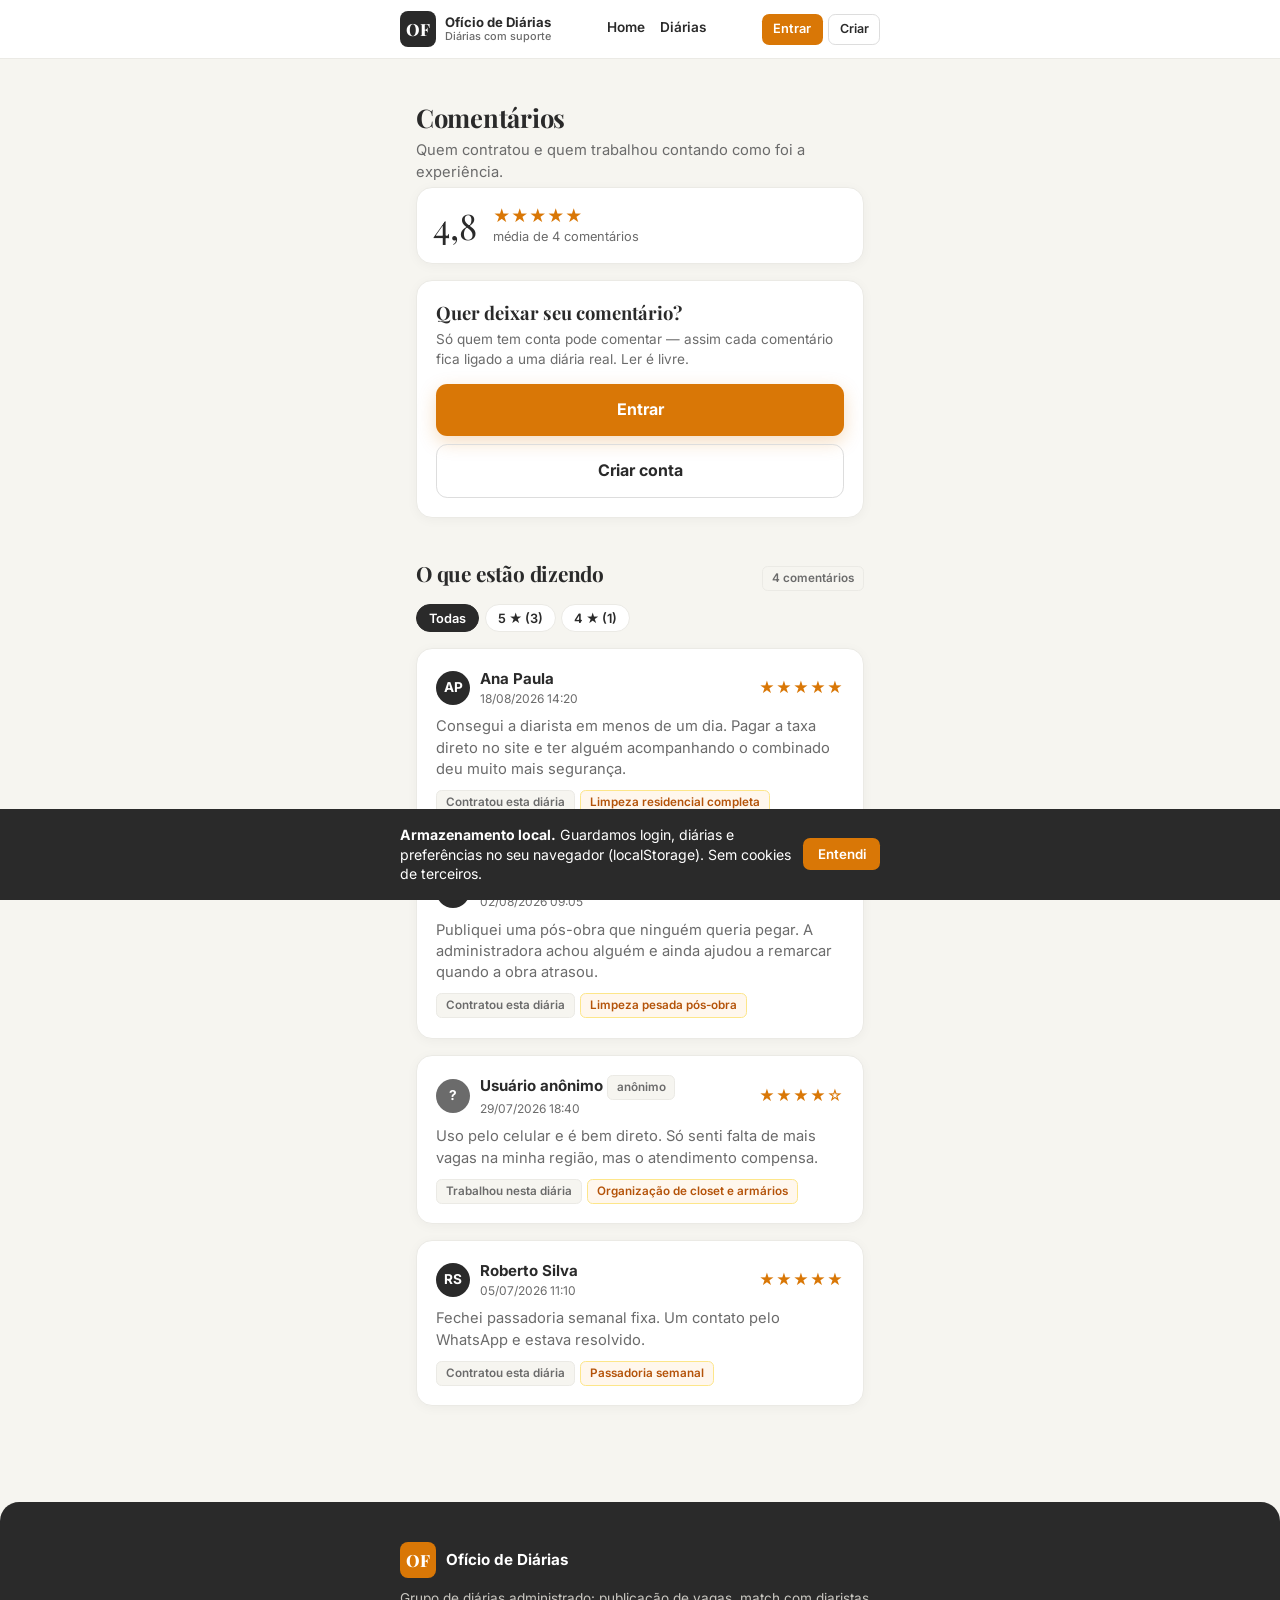
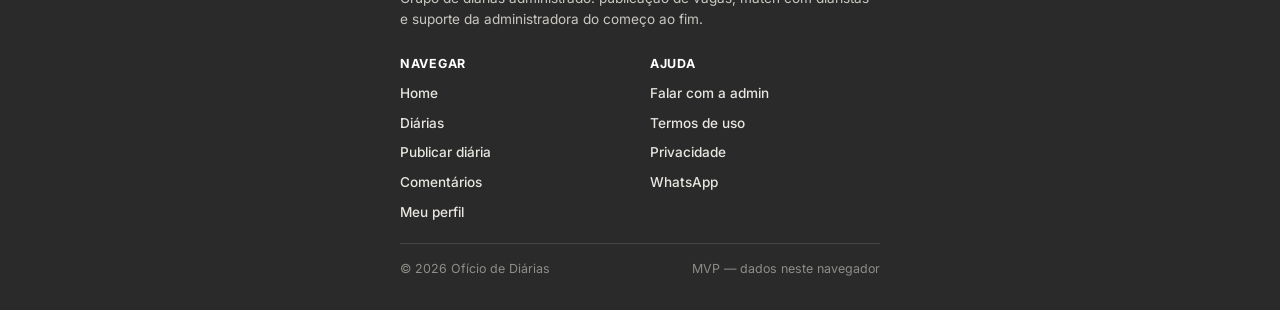
<file: comentarios.html>
<!DOCTYPE html>
<html lang="pt-BR">
<head>
<meta charset="UTF-8">
<meta name="viewport" content="width=device-width, initial-scale=1.0, maximum-scale=5.0">
<meta name="description" content="Comentários de quem contratou ou trabalhou em diárias pelo OF — Ofício de Diárias.">
<title>Comentários — OF</title>
<link rel="stylesheet" href="assets/style.css">
<style>
  /* Seletor de estrelas */
  .notas{display:flex;flex-direction:row-reverse;justify-content:flex-end;gap:.15rem;margin-top:.25rem}
  .notas input{position:absolute;opacity:0;width:1px;height:1px}
  .notas label{margin:0;cursor:pointer;font-size:2rem;line-height:1;color:#dcd9d2;transition:color .12s;padding:0 .05rem}
  .notas label:hover,.notas label:hover ~ label,
  .notas input:checked ~ label{color:var(--accent)}
  .notas input:focus-visible + label{outline:2px solid var(--accent);outline-offset:2px;border-radius:.2rem}
  .nota-texto{font-size:.82rem;color:var(--sub);font-weight:600;margin-top:.15rem}

  .contador{font-size:.75rem;color:var(--sub);margin-top:.25rem;display:flex;justify-content:space-between;gap:1rem}
  .contador.curto{color:#b45309}
  .contador.cheio{color:#b91c1c;font-weight:600}

  .resumo-notas{display:flex;align-items:center;gap:1rem;background:#fff;border:1px solid var(--line);
    border-radius:var(--radius);padding:1rem;box-shadow:var(--shadow);margin-bottom:1rem}
  .resumo-notas .media{font-family:var(--serif);font-size:2.2rem;line-height:1}
  .resumo-notas .estrelas{font-size:1.05rem}
  .resumo-notas .qtd{font-size:.8rem;color:var(--sub)}
  .comentario .av.anon{background:var(--sub)}
  .filtro-notas{display:flex;gap:.35rem;flex-wrap:wrap;margin-bottom:1rem}
  .filtro-notas button{background:#fff;border:1px solid var(--line);border-radius:2rem;padding:.35rem .75rem;
    font-family:inherit;font-weight:600;font-size:.8rem;cursor:pointer;color:var(--text)}
  .filtro-notas button.on{background:var(--dark);border-color:var(--dark);color:#fff}
</style>
</head>
<body data-pagina="comentarios">

<div id="of-header"></div>

<main class="wrap">
  <div class="page-head">
    <h1>Comentários</h1>
    <p>Quem contratou e quem trabalhou contando como foi a experiência.</p>
  </div>

  <div id="resumo-notas"></div>

  <!-- Formulário (só logado) -->
  <section id="area-form" class="hidden">
    <div class="card">
      <h2>Deixar meu comentário</h2>
      <p class="sub">Conte como foi a diária que você fez ou contratou. Seu comentário aparece na home do site.</p>

      <form class="form" id="form-comentario" novalidate>
        <div>
          <label for="k-diaria">Sobre qual diária?</label>
          <select id="k-diaria"></select>
          <p class="field-help" id="diaria-ajuda"></p>
        </div>

        <div id="bloco-outra" class="hidden">
          <label for="k-outra">Qual foi a diária?</label>
          <input id="k-outra" type="text" maxlength="70" placeholder="Ex: Limpeza de apartamento no Centro">
        </div>

        <div>
          <label for="k-papel">Sua participação</label>
          <select id="k-papel">
            <option value="contratante">Eu contratei esta diária</option>
            <option value="diarista">Eu trabalhei nesta diária</option>
          </select>
        </div>

        <div>
          <span class="sr-only" id="lbl-nota">Nota de 1 a 5 estrelas</span>
          <label aria-hidden="true">Sua nota</label>
          <div class="notas" role="radiogroup" aria-labelledby="lbl-nota">
            <input type="radio" name="nota" id="n5" value="5"><label for="n5" title="5 estrelas — excelente">★</label>
            <input type="radio" name="nota" id="n4" value="4"><label for="n4" title="4 estrelas — bom">★</label>
            <input type="radio" name="nota" id="n3" value="3"><label for="n3" title="3 estrelas — regular">★</label>
            <input type="radio" name="nota" id="n2" value="2"><label for="n2" title="2 estrelas — ruim">★</label>
            <input type="radio" name="nota" id="n1" value="1"><label for="n1" title="1 estrela — péssimo">★</label>
          </div>
          <p class="nota-texto" id="nota-texto">Toque nas estrelas para dar sua nota.</p>
        </div>

        <div>
          <label for="k-texto">Seu comentário</label>
          <textarea id="k-texto" rows="4" minlength="20" maxlength="255"
            placeholder="O que funcionou bem, o que poderia melhorar, como foi o atendimento…"></textarea>
          <div class="contador" id="contador">
            <span id="contador-num">0 / 255 caracteres</span>
            <span id="contador-min">mínimo 20</span>
          </div>
        </div>

        <label class="check">
          <input type="checkbox" id="k-anonimo">
          <span><strong>Comentar como anônimo.</strong> Seu nome não aparece — no lugar dele o site mostra
            "Usuário anônimo". A administradora continua vendo quem escreveu.</span>
        </label>

        <div id="k-erro" class="msg err hidden" role="alert"></div>
        <div id="k-ok" class="msg ok hidden" role="status"></div>
        <button type="submit" class="btn">Publicar comentário</button>
      </form>
    </div>
  </section>

  <!-- Convite para visitante -->
  <section id="area-deslogado" class="hidden">
    <div class="card">
      <h2>Quer deixar seu comentário?</h2>
      <p class="sub">Só quem tem conta pode comentar — assim cada comentário fica ligado a uma diária real. Ler é livre.</p>
      <a href="login.html?proximo=comentarios.html" class="btn">Entrar</a>
      <a href="cadastro.html?proximo=comentarios.html" class="btn btn-outline">Criar conta</a>
    </div>
  </section>

  <section aria-labelledby="t-lista">
    <div class="section-title">
      <h2 id="t-lista">O que estão dizendo</h2>
      <span class="tag" id="conta-coment">0</span>
    </div>
    <div class="filtro-notas" id="filtro-notas" role="group" aria-label="Filtrar por nota"></div>
    <div id="lista-comentarios" aria-live="polite"></div>
  </section>
</main>

<div id="of-footer"></div>

<script src="assets/app.js"></script>
<script>
document.addEventListener('of:pronto', function () {
  var sess = OF.sessao();
  var filtroNota = 0;

  // ---------- Lista ----------
  function pintarLista() {
    var todos = OF.comentarios();
    var visiveis = filtroNota ? todos.filter(function (c) { return Number(c.nota) === filtroNota; }) : todos;

    document.getElementById('conta-coment').textContent =
      todos.length + (todos.length === 1 ? ' comentário' : ' comentários');

    // Resumo com média
    if (todos.length) {
      var media = OF.mediaNotas();
      document.getElementById('resumo-notas').innerHTML =
        '<div class="resumo-notas">' +
          '<div><div class="media">' + media.toFixed(1).replace('.', ',') + '</div></div>' +
          '<div><div class="estrelas" aria-label="média de ' + media.toFixed(1) + ' de 5">' + OF.estrelas(media) + '</div>' +
          '<div class="qtd">média de ' + todos.length + (todos.length === 1 ? ' comentário' : ' comentários') + '</div></div>' +
        '</div>';
    } else {
      document.getElementById('resumo-notas').innerHTML = '';
    }

    // Filtros por nota
    var contagem = {};
    todos.forEach(function (c) { contagem[c.nota] = (contagem[c.nota] || 0) + 1; });
    var botoes = ['<button type="button" data-nota="0" class="' + (filtroNota === 0 ? 'on' : '') + '">Todas</button>'];
    [5, 4, 3, 2, 1].forEach(function (n) {
      if (contagem[n]) botoes.push('<button type="button" data-nota="' + n + '" class="' + (filtroNota === n ? 'on' : '') + '">' +
        n + ' ★ (' + contagem[n] + ')</button>');
    });
    var fn = document.getElementById('filtro-notas');
    fn.innerHTML = todos.length > 1 ? botoes.join('') : '';
    fn.querySelectorAll('[data-nota]').forEach(function (b) {
      b.addEventListener('click', function () { filtroNota = Number(b.dataset.nota); pintarLista(); });
    });

    var admin = OF.ehAdmin();
    document.getElementById('lista-comentarios').innerHTML = visiveis.length
      ? visiveis.map(function (c) {
          return OF.cardComentario(c, { podeExcluir: admin, mostrarAutor: admin });
        }).join('')
      : '<div class="empty">' + (todos.length ? 'Nenhum comentário com essa nota.' : 'Ainda não há comentários. Seja o primeiro!') + '</div>';

    // Exclusão pelo admin
    document.querySelectorAll('[data-excluir-coment]').forEach(function (b) {
      b.addEventListener('click', function () {
        if (!confirm('Excluir este comentário definitivamente?')) return;
        OF.removerComentario(b.dataset.excluirComent);
        pintarLista();
      });
    });
  }

  // ---------- Formulário ----------
  if (!sess) {
    document.getElementById('area-deslogado').classList.remove('hidden');
    pintarLista();
    return;
  }
  document.getElementById('area-form').classList.remove('hidden');

  // Diárias relacionadas ao usuário: as que ele publicou + as que ele contatou
  var minhas = OF.diarias().filter(function (d) { return d.autor === sess.user; });
  var contatadas = OF.contatos()
    .filter(function (k) { return k.diariaId; })
    .map(function (k) { return OF.diaria(k.diariaId); })
    .filter(function (d) { return d && d.autor !== sess.user; });

  var vistas = {}, opcoes = [];
  minhas.concat(contatadas).forEach(function (d) {
    if (vistas[d.id]) return;
    vistas[d.id] = true;
    opcoes.push({ d: d, papel: d.autor === sess.user ? 'contratante' : 'diarista' });
  });

  var selDiaria = document.getElementById('k-diaria');
  selDiaria.innerHTML =
    opcoes.map(function (o) {
      return '<option value="' + OF.esc(o.d.id) + '" data-papel="' + o.papel + '">' +
        OF.esc(o.d.titulo || o.d.desc) + ' — ' + OF.brl(o.d.valor) + '</option>';
    }).join('') +
    '<option value="outra">Outra diária (não listada)</option>';

  document.getElementById('diaria-ajuda').textContent = opcoes.length
    ? 'Aparecem aqui as diárias que você publicou e aquelas em que você entrou em contato.'
    : 'Você ainda não tem diárias no site. Escolha "Outra diária" e descreva qual foi.';

  function aplicarDiaria() {
    var outra = selDiaria.value === 'outra';
    document.getElementById('bloco-outra').classList.toggle('hidden', !outra);
    var op = selDiaria.options[selDiaria.selectedIndex];
    if (!outra && op && op.dataset.papel) document.getElementById('k-papel').value = op.dataset.papel;
  }
  selDiaria.addEventListener('change', aplicarDiaria);
  aplicarDiaria();

  // Estrelas
  var LEGENDA = { 1: 'Péssimo', 2: 'Ruim', 3: 'Regular', 4: 'Bom', 5: 'Excelente' };
  document.querySelectorAll('.notas input').forEach(function (r) {
    r.addEventListener('change', function () {
      document.getElementById('nota-texto').textContent = r.value + ' de 5 — ' + LEGENDA[r.value];
    });
  });
  function notaEscolhida() {
    var m = document.querySelector('.notas input:checked');
    return m ? Number(m.value) : 0;
  }

  // Contador de caracteres
  var textoEl = document.getElementById('k-texto');
  function pintarContador() {
    var n = textoEl.value.trim().length;
    var num = document.getElementById('contador-num');
    var min = document.getElementById('contador-min');
    var box = document.getElementById('contador');
    num.textContent = n + ' / ' + OF.COMENTARIO_MAX + ' caracteres';
    box.classList.toggle('curto', n > 0 && n < OF.COMENTARIO_MIN);
    box.classList.toggle('cheio', n >= OF.COMENTARIO_MAX);
    min.textContent = n < OF.COMENTARIO_MIN
      ? 'faltam ' + (OF.COMENTARIO_MIN - n) + ' para o mínimo'
      : (n >= OF.COMENTARIO_MAX ? 'limite atingido' : 'mínimo atingido ✓');
  }
  textoEl.addEventListener('input', pintarContador);
  pintarContador();

  document.getElementById('form-comentario').addEventListener('submit', function (e) {
    e.preventDefault();
    var erro = document.getElementById('k-erro'), ok = document.getElementById('k-ok');
    ok.classList.add('hidden');
    function falhar(m) { erro.textContent = m; erro.classList.remove('hidden'); }

    var outra = selDiaria.value === 'outra';
    var titulo, id = null;
    if (outra) {
      titulo = document.getElementById('k-outra').value.trim();
      if (titulo.length < 4) return falhar('Descreva em poucas palavras qual foi a diária.');
    } else {
      id = selDiaria.value;
      var d = OF.diaria(id);
      titulo = d ? (d.titulo || d.desc) : 'Diária não informada';
    }

    var r = OF.criarComentario({
      diariaId: id,
      diariaTitulo: titulo,
      papel: document.getElementById('k-papel').value,
      nota: notaEscolhida(),
      anonimo: document.getElementById('k-anonimo').checked,
      texto: textoEl.value
    });
    if (!r.ok) return falhar(r.erro);

    erro.classList.add('hidden');
    ok.innerHTML = '<strong>Comentário publicado.</strong> Ele já aparece na lista abaixo e na home do site.';
    ok.classList.remove('hidden');
    this.reset();
    document.getElementById('nota-texto').textContent = 'Toque nas estrelas para dar sua nota.';
    aplicarDiaria();
    pintarContador();
    filtroNota = 0;
    pintarLista();
    ok.scrollIntoView({ behavior: 'smooth', block: 'center' });
  });

  pintarLista();
});
</script>
</body>
</html>
</file>
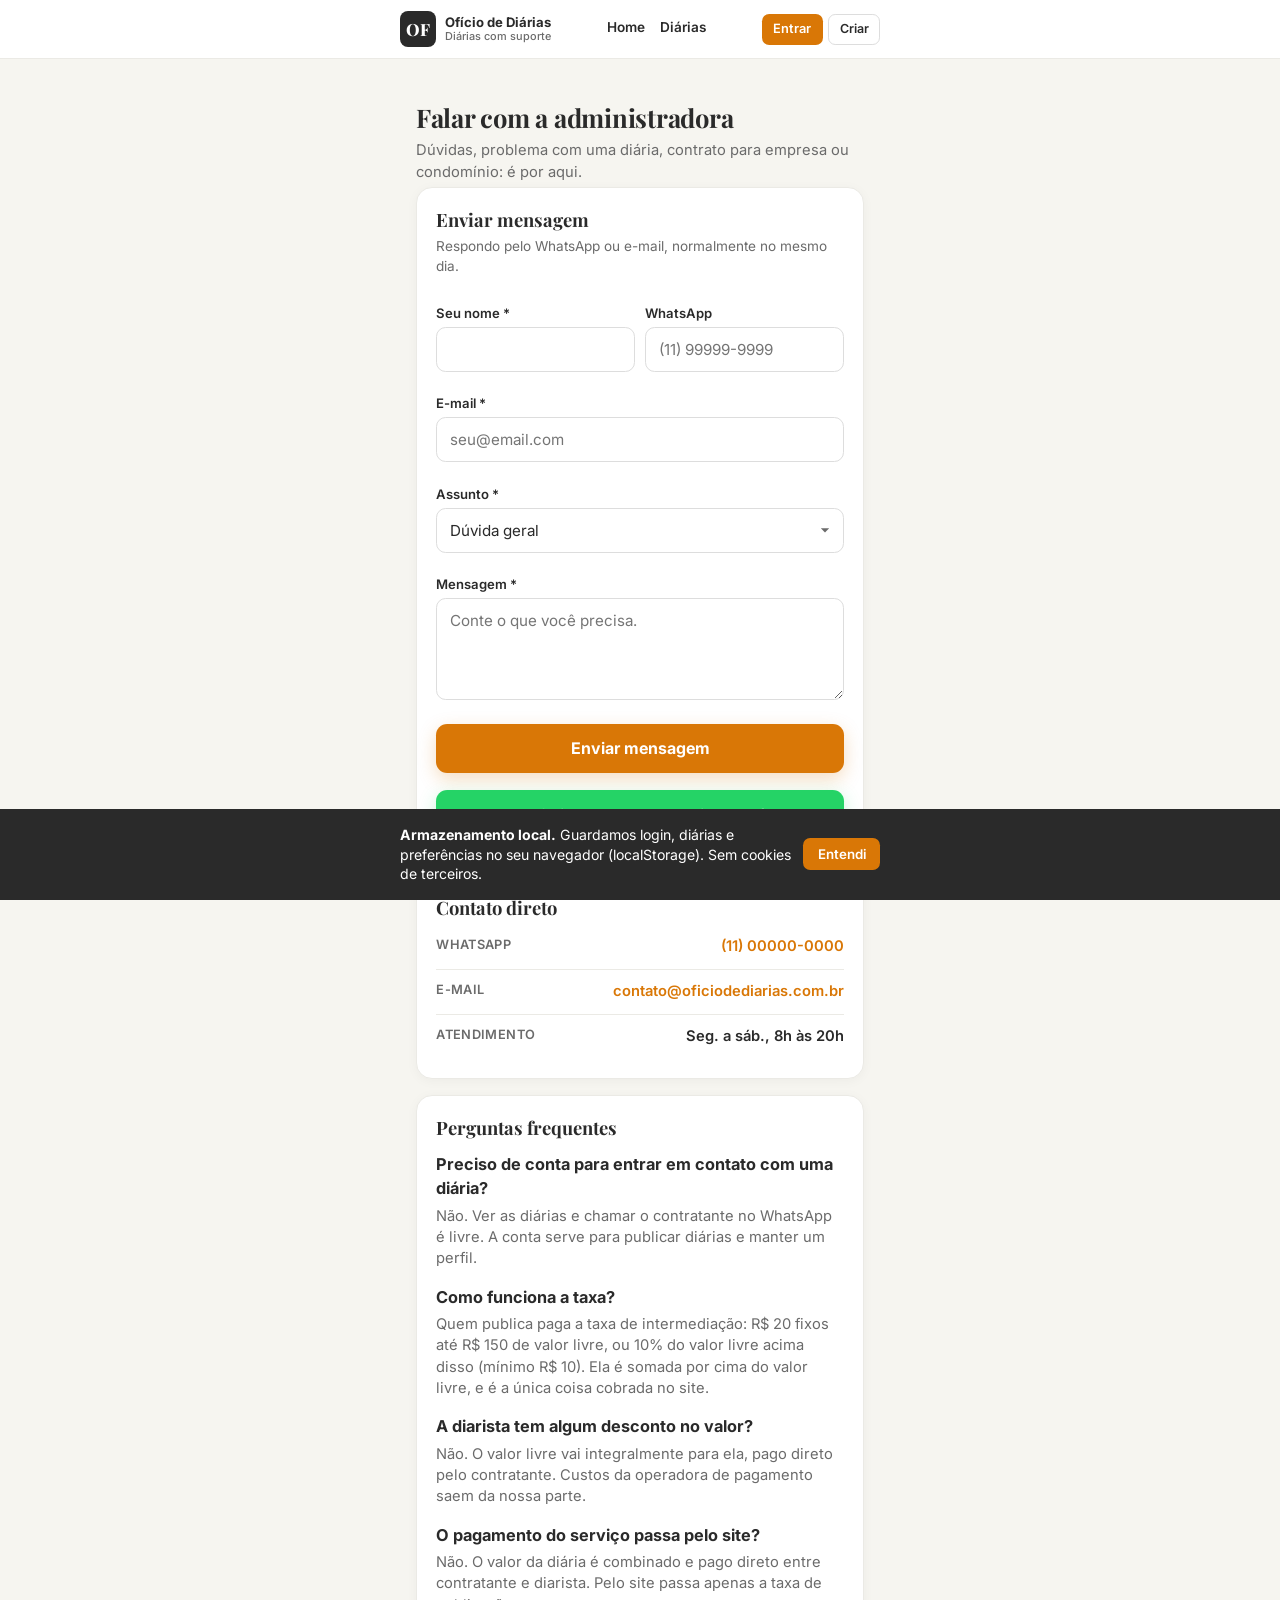
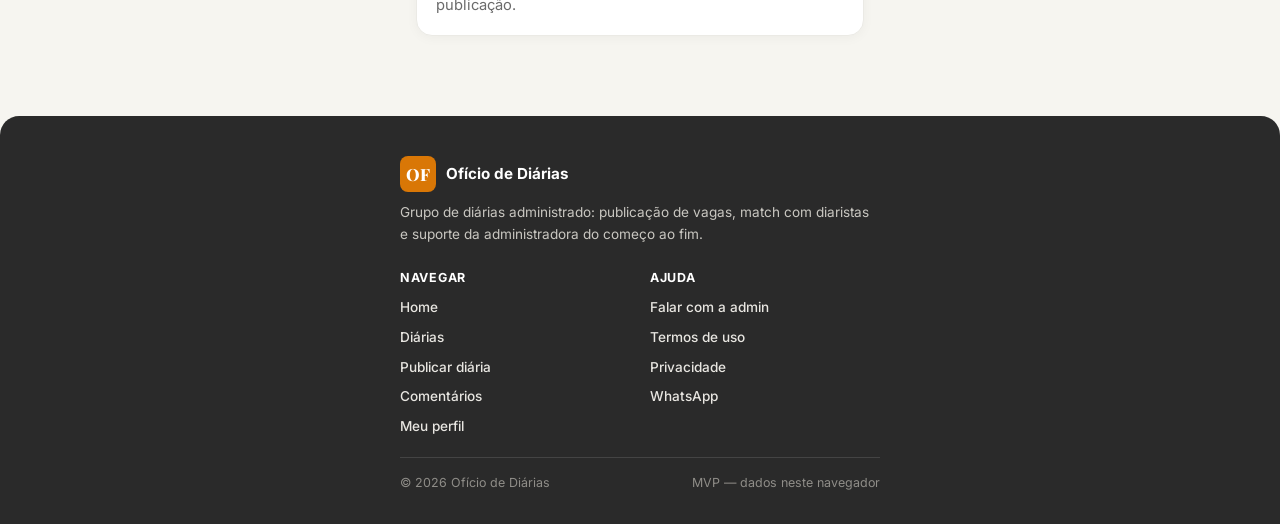
<file: contato.html>
<!DOCTYPE html>
<html lang="pt-BR">
<head>
<meta charset="UTF-8">
<meta name="viewport" content="width=device-width, initial-scale=1.0, maximum-scale=5.0">
<title>Contato — OF</title>
<link rel="stylesheet" href="assets/style.css">
</head>
<body data-pagina="contato">

<div id="of-header"></div>

<main class="wrap">
  <div class="page-head">
    <h1>Falar com a administradora</h1>
    <p>Dúvidas, problema com uma diária, contrato para empresa ou condomínio: é por aqui.</p>
  </div>

  <section class="card">
    <h2>Enviar mensagem</h2>
    <p class="sub">Respondo pelo WhatsApp ou e-mail, normalmente no mesmo dia.</p>
    <form class="form" id="form-contato" novalidate>
      <div class="grid2">
        <div>
          <label for="m-nome">Seu nome *</label>
          <input id="m-nome" type="text" autocomplete="name" required>
        </div>
        <div>
          <label for="m-tel">WhatsApp</label>
          <input id="m-tel" type="tel" autocomplete="tel" placeholder="(11) 99999-9999">
        </div>
      </div>
      <div>
        <label for="m-email">E-mail *</label>
        <input id="m-email" type="email" autocomplete="email" placeholder="seu@email.com" required>
      </div>
      <div>
        <label for="m-assunto">Assunto *</label>
        <select id="m-assunto" required>
          <option value="Dúvida geral">Dúvida geral</option>
          <option value="Problema com uma diária">Problema com uma diária</option>
          <option value="Quero publicar uma diária">Quero publicar uma diária</option>
          <option value="Quero trabalhar como diarista">Quero trabalhar como diarista</option>
          <option value="Contrato para empresa / condomínio">Contrato para empresa / condomínio</option>
          <option value="Excluir meus dados">Excluir meus dados</option>
          <option value="Outro">Outro</option>
        </select>
      </div>
      <div>
        <label for="m-msg">Mensagem *</label>
        <textarea id="m-msg" rows="4" placeholder="Conte o que você precisa." required></textarea>
      </div>
      <div id="m-erro" class="msg err hidden" role="alert"></div>
      <div id="m-ok" class="msg ok hidden" role="status"></div>
      <button type="submit" class="btn">Enviar mensagem</button>
      <button type="button" class="btn-whatsapp" id="btn-wa" style="margin-top:.5rem">Preferir WhatsApp? Enviar por lá</button>
    </form>
  </section>

  <section class="card">
    <h2>Contato direto</h2>
    <dl class="dl">
      <div class="row"><dt>WhatsApp</dt><dd><a id="link-wa" href="#" target="_blank" rel="noopener"></a></dd></div>
      <div class="row"><dt>E-mail</dt><dd><a id="link-email" href="#"></a></dd></div>
      <div class="row"><dt>Atendimento</dt><dd>Seg. a sáb., 8h às 20h</dd></div>
    </dl>
  </section>

  <section class="card">
    <h2>Perguntas frequentes</h2>
    <h3 style="margin-top:.75rem">Preciso de conta para entrar em contato com uma diária?</h3>
    <p>Não. Ver as diárias e chamar o contratante no WhatsApp é livre. A conta serve para publicar diárias e manter um perfil.</p>
    <h3 style="margin-top:1rem">Como funciona a taxa?</h3>
    <p>Quem publica paga a taxa de intermediação: R$ 20 fixos até R$ 150 de valor livre, ou 10% do valor livre acima disso (mínimo R$ 10). Ela é somada por cima do valor livre, e é a única coisa cobrada no site.</p>
    <h3 style="margin-top:1rem">A diarista tem algum desconto no valor?</h3>
    <p>Não. O valor livre vai integralmente para ela, pago direto pelo contratante. Custos da operadora de pagamento saem da nossa parte.</p>
    <h3 style="margin-top:1rem">O pagamento do serviço passa pelo site?</h3>
    <p>Não. O valor da diária é combinado e pago direto entre contratante e diarista. Pelo site passa apenas a taxa de publicação.</p>
  </section>
</main>

<div id="of-footer"></div>

<script src="assets/app.js"></script>
<script>
document.addEventListener('of:pronto', function () {
  var wa = 'https://wa.me/' + OF.CFG.whatsappAdmin;
  var linkWa = document.getElementById('link-wa');
  linkWa.href = wa;
  linkWa.textContent = OF.CFG.whatsappAdmin.replace(/^55(\d{2})(\d{4,5})(\d{4})$/, '($1) $2-$3');
  var linkEmail = document.getElementById('link-email');
  linkEmail.href = 'mailto:' + OF.CFG.emailAdmin;
  linkEmail.textContent = OF.CFG.emailAdmin;

  // Pré-preenche para quem está logado
  var u = OF.usuarioAtual();
  if (u) {
    document.getElementById('m-nome').value = u.nome || '';
    document.getElementById('m-email').value = u.email || '';
    document.getElementById('m-tel').value = u.tel || '';
  }

  function coletar() {
    return {
      nome: document.getElementById('m-nome').value.trim(),
      email: document.getElementById('m-email').value.trim(),
      tel: document.getElementById('m-tel').value.trim(),
      assunto: document.getElementById('m-assunto').value,
      mensagem: document.getElementById('m-msg').value.trim()
    };
  }
  function validar(d) {
    if (d.nome.length < 2) return 'Informe seu nome.';
    if (!/^[^\s@]+@[^\s@]+\.[^\s@]{2,}$/.test(d.email)) return 'Informe um e-mail válido.';
    if (d.mensagem.length < 10) return 'Escreva uma mensagem com pelo menos 10 caracteres.';
    return null;
  }

  document.getElementById('form-contato').addEventListener('submit', function (e) {
    e.preventDefault();
    var d = coletar();
    var erro = document.getElementById('m-erro'), ok = document.getElementById('m-ok');
    var falha = validar(d);
    if (falha) { ok.classList.add('hidden'); erro.textContent = falha; erro.classList.remove('hidden'); return; }
    erro.classList.add('hidden');
    OF.registrarMensagem(d);
    ok.innerHTML = '<strong>Mensagem registrada.</strong> No MVP ela fica salva neste navegador — para resposta imediata, use o botão do WhatsApp abaixo.';
    ok.classList.remove('hidden');
    document.getElementById('m-msg').value = '';
  });

  document.getElementById('btn-wa').addEventListener('click', function () {
    var d = coletar();
    var erro = document.getElementById('m-erro');
    var falha = validar(d);
    if (falha) { erro.textContent = falha; erro.classList.remove('hidden'); return; }
    erro.classList.add('hidden');
    OF.registrarMensagem(d);
    var texto = 'Olá! Sou ' + d.nome + '.\nAssunto: ' + d.assunto + '\n\n' + d.mensagem +
                '\n\nMeu e-mail: ' + d.email + (d.tel ? '\nMeu telefone: ' + d.tel : '');
    window.open(wa + '?text=' + encodeURIComponent(texto), '_blank', 'noopener');
  });
});
</script>
</body>
</html>
</file>
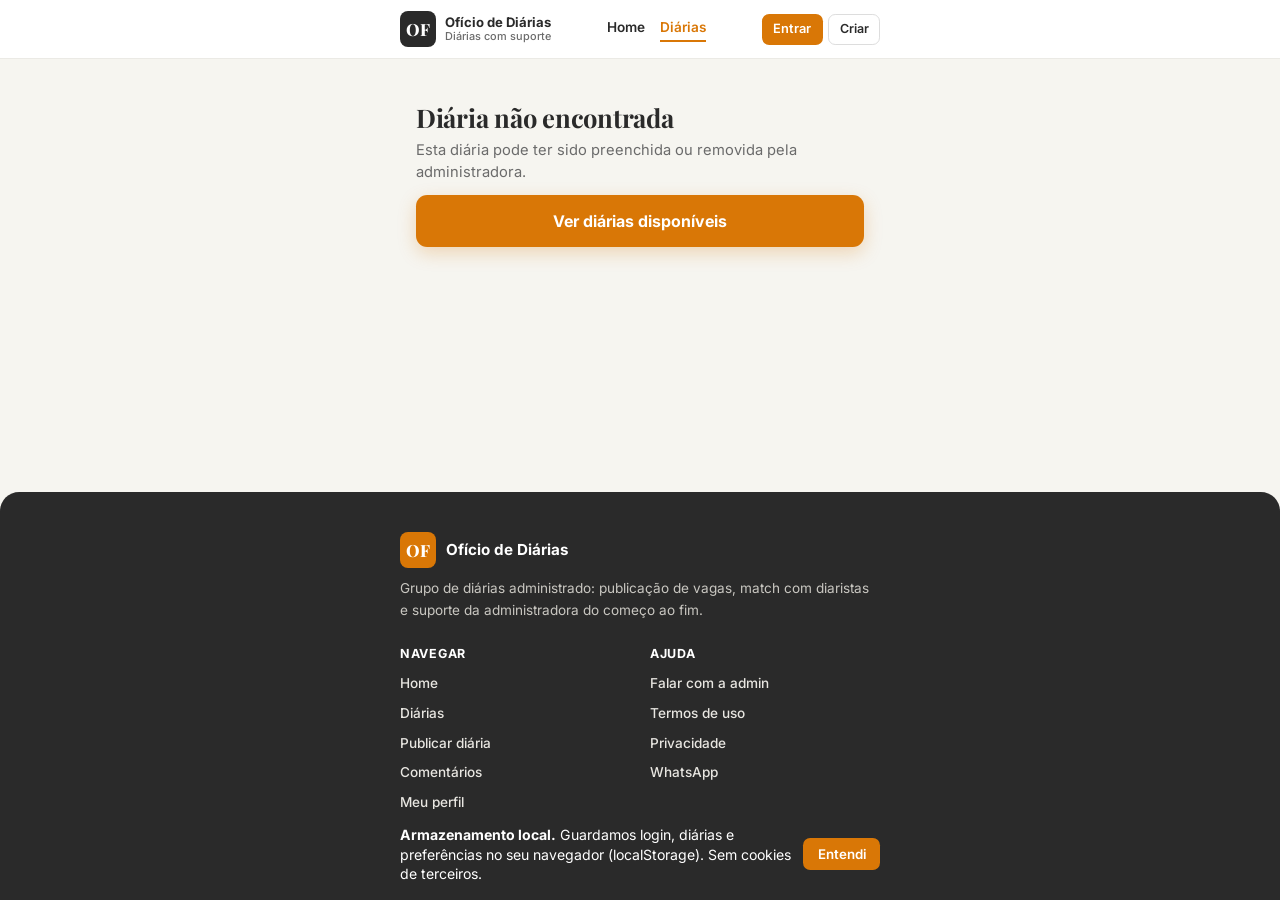
<file: detalhes-diaria.html>
<!DOCTYPE html>
<html lang="pt-BR">
<head>
<meta charset="UTF-8">
<meta name="viewport" content="width=device-width, initial-scale=1.0, maximum-scale=5.0">
<title>Detalhes da diária — OF</title>
<link rel="stylesheet" href="assets/style.css">
<style>
  .voltar{display:inline-block;font-size:.85rem;font-weight:600;margin-top:1rem}
  .destaque-valor{display:flex;align-items:baseline;gap:.5rem;margin:.6rem 0 .2rem}
  .destaque-valor strong{font-size:1.9rem;font-family:var(--serif);color:var(--accent-dark);line-height:1}
  .destaque-valor span{font-size:.85rem;color:var(--sub)}
  .cta-box{background:var(--accent-soft);border:1px solid var(--accent-line);border-radius:var(--radius);padding:1.2rem;margin-bottom:1rem}
  .cta-box h2{font-family:var(--serif);font-size:1.2rem;margin-bottom:.2rem;color:#92400e}
  .cta-box>p{font-size:.9rem;color:#92400e;margin-bottom:.5rem}
  .cta-box label{color:#78350f}
  .previa{background:#fff;border:1px solid var(--accent-line);border-radius:.6rem;padding:.75rem;font-size:.82rem;color:var(--sub);white-space:pre-wrap;margin-top:.6rem;max-height:9rem;overflow:auto}
</style>
</head>
<body data-pagina="diarias">

<div id="of-header"></div>

<main class="wrap">
  <div id="conteudo"></div>
</main>

<div id="of-footer"></div>

<script src="assets/app.js"></script>
<script>
document.addEventListener('of:pronto', function () {
  var id = new URLSearchParams(location.search).get('id');
  var d = OF.diaria(id);
  var alvo = document.getElementById('conteudo');

  if (!d) {
    alvo.innerHTML = '<div class="page-head"><h1>Diária não encontrada</h1>' +
      '<p>Esta diária pode ter sido preenchida ou removida pela administradora.</p></div>' +
      '<a href="diarias.html" class="btn">Ver diárias disponíveis</a>';
    return;
  }

  var r = OF.resumoValores(d.valor);
  var titulo = d.titulo || d.desc;
  document.title = titulo + ' — OF';

  alvo.innerHTML =
    '<a href="diarias.html" class="voltar">← Todas as diárias</a>' +
    '<div class="page-head"><h1>' + OF.esc(titulo) + '</h1>' +
      '<p>' + OF.esc(d.local) + (d.cidade ? ' · ' + OF.esc(d.cidade) : '') + '</p></div>' +

    '<section class="card">' +
      '<div class="destaque-valor"><strong>' + OF.brl(d.valor) + '</strong>' +
        '<span>livre para a diarista' + (d.dur ? ' · ' + OF.esc(OF.duracaoCompleta(d)) : '') + '</span></div>' +
      '<div class="tags">' +
        '<span class="tag accent">' + OF.esc(OF.labelTipo(d.tipo)) + '</span>' +
        (d.periodo ? '<span class="tag">Período: ' + OF.esc(d.periodo) + '</span>' : '') +
        (OF.janelaTexto(d.horaInicio, d.horaFim) ? '<span class="tag accent">' + OF.esc(OF.janelaTexto(d.horaInicio, d.horaFim)) + '</span>' : '') +
        (d.criado ? '<span class="tag">Publicada em ' + OF.esc(OF.dataBR(d.criado)) + '</span>' : '') +
      '</div>' +
      '<h2 class="mt1" style="margin-top:1.2rem">Descrição do serviço</h2>' +
      '<p style="white-space:pre-wrap">' + OF.esc(d.desc) + '</p>' +
      '<dl class="dl" style="margin-top:1rem">' +
        '<div class="row"><dt>Contratante</dt><dd>' + OF.esc(d.nome) + '</dd></div>' +
        '<div class="row"><dt>Local</dt><dd>' + OF.esc(d.local) + '</dd></div>' +
        (d.cidade ? '<div class="row"><dt>Cidade</dt><dd>' + OF.esc(d.cidade) + '</dd></div>' : '') +
        '<div class="row"><dt>Duração</dt><dd>' + OF.esc(d.dur || '—') + '</dd></div>' +
        (OF.janelaTexto(d.horaInicio, d.horaFim)
          ? '<div class="row"><dt>Horário</dt><dd>' + OF.esc(d.horaInicio) + ' às ' + OF.esc(d.horaFim) +
            (d.durUnidade === 'dias' ? ' (cada dia)' : '') + '</dd></div>'
          : '') +
        (d.periodo ? '<div class="row"><dt>Período</dt><dd>' + OF.esc(d.periodo) + '</dd></div>' : '') +
        '<div class="row"><dt>Valor livre da diarista</dt><dd>' + OF.brl(r.livre) + '</dd></div>' +
        '<div class="row"><dt>WhatsApp</dt><dd>' + OF.esc(d.tel) + '</dd></div>' +
      '</dl>' +
    '</section>' +

    '<section class="cta-box" id="contato">' +
      '<h2>Entrar em contato</h2>' +
      '<p>Preencha os dados abaixo e o WhatsApp do contratante abre com a mensagem pronta. Não é preciso ter conta.</p>' +
      '<form class="form" id="form-contato" novalidate>' +
        '<div class="grid2">' +
          '<div><label for="k-nome">Seu nome</label><input id="k-nome" type="text" placeholder="Seu nome" required></div>' +
          '<div><label for="k-tel">Seu telefone</label><input id="k-tel" type="tel" placeholder="(11) 99999-9999" required></div>' +
        '</div>' +
        '<div class="grid2">' +
          '<div><label for="k-data">Disponível a partir de</label><input id="k-data" type="date"></div>' +
          '<div><label for="k-exp">Experiência</label>' +
            '<select id="k-exp">' +
              '<option value="">Não informar</option>' +
              '<option value="Sem experiência formal">Sem experiência formal</option>' +
              '<option value="Menos de 1 ano">Menos de 1 ano</option>' +
              '<option value="1 a 3 anos">1 a 3 anos</option>' +
              '<option value="Mais de 3 anos">Mais de 3 anos</option>' +
            '</select>' +
          '</div>' +
        '</div>' +
        '<div><label for="k-msg">Mensagem</label>' +
          '<textarea id="k-msg" rows="3" placeholder="Conte rapidamente por que você é boa opção para esta diária."></textarea></div>' +
        '<div id="k-erro" class="msg err hidden" role="alert"></div>' +
        '<button type="submit" class="btn-whatsapp">' +
          '<svg viewBox="0 0 24 24" width="20" height="20" fill="currentColor" aria-hidden="true"><path d="M12.04 2C6.58 2 2.13 6.45 2.13 11.91c0 1.75.46 3.46 1.32 4.96L2 22l5.25-1.38a9.9 9.9 0 0 0 4.79 1.22h.01c5.46 0 9.91-4.45 9.91-9.91C21.96 6.45 17.5 2 12.04 2zm5.8 14.06c-.24.68-1.4 1.3-1.93 1.35-.53.05-1.02.14-2.9-.6-2.26-.9-3.68-3.24-3.79-3.39-.11-.15-.9-1.2-.9-2.29 0-1.09.57-1.62.77-1.85.2-.22.44-.28.59-.28l.42.01c.14 0 .32-.05.5.38.18.44.63 1.54.68 1.65.05.11.09.24.02.39-.08.15-.15.24-.29.39-.14.15-.22.24-.32.39-.1.15-.21.31-.09.53.12.22.53.9 1.15 1.46.79.72 1.45.94 1.67 1.05.22.11.35.09.48-.06.13-.15.55-.64.7-.86.15-.22.3-.18.5-.11.2.07 1.29.61 1.51.72.22.11.37.17.42.26.05.1.05.58-.19 1.26z"/></svg>' +
          'Enviar no WhatsApp' +
        '</button>' +
        '<div class="previa" id="previa" aria-live="polite"></div>' +
        '<p class="small">Ao enviar, o WhatsApp <strong>' + OF.esc(d.tel) + '</strong> abre em outra aba com o texto acima.</p>' +
      '</form>' +
    '</section>' +

    '<section class="card">' +
      '<h2>Como funciona o pagamento</h2>' +
      '<dl class="dl">' +
        '<div class="row"><dt>A diarista recebe</dt><dd>' + OF.brl(r.livre) + ' limpos</dd></div>' +
        '<div class="row"><dt>Taxa OF (já paga)</dt><dd>' + OF.brl(r.taxa) + '</dd></div>' +
        '<div class="row"><dt>Custo total ao contratante</dt><dd>' + OF.brl(r.total) + '</dd></div>' +
      '</dl>' +
      '<p class="sub" style="margin-top:.9rem">Os ' + OF.brl(r.livre) + ' são pagos direto pelo contratante à diarista e ' +
        '<strong>não passam pelo site</strong> — nada é descontado desse valor. A taxa de intermediação de ' +
        OF.brl(r.taxa) + ' já foi paga por quem publicou a diária.</p>' +
      '<a href="contato.html" class="btn btn-outline">Problema com esta diária? Fale com a admin</a>' +
    '</section>' +

    '<section aria-labelledby="t-outras">' +
      '<div class="section-title"><h2 id="t-outras">Outras diárias</h2><a href="diarias.html">Ver todas →</a></div>' +
      '<div id="outras"></div>' +
    '</section>';

  // Outras diárias (mesmo tipo primeiro)
  var outras = OF.diarias().filter(function (x) { return Number(x.id) !== Number(d.id); })
    .sort(function (a, b) { return (b.tipo === d.tipo) - (a.tipo === d.tipo); })
    .slice(0, 2);
  document.getElementById('outras').innerHTML = outras.length
    ? outras.map(OF.cardDiaria).join('')
    : '<div class="empty">Nenhuma outra diária no momento.</div>';

  // Prévia da mensagem + envio
  var f = {
    nome: document.getElementById('k-nome'),
    tel: document.getElementById('k-tel'),
    data: document.getElementById('k-data'),
    exp: document.getElementById('k-exp'),
    msg: document.getElementById('k-msg')
  };
  function textoMensagem() {
    var l = ['Olá, ' + d.nome + '! Vi a diária "' + titulo + '" no site OF — Ofício de Diárias.'];
    l.push('');
    l.push('Serviço: ' + OF.labelTipo(d.tipo) + ' · ' + OF.duracaoCompleta(d) + ' · ' + OF.brl(d.valor) + ' livres');
    l.push('Local: ' + d.local);
    l.push('');
    l.push('Meu nome: ' + (f.nome.value.trim() || '—'));
    l.push('Meu telefone: ' + (f.tel.value.trim() || '—'));
    if (f.data.value) {
      var p = f.data.value.split('-');
      l.push('Disponível a partir de: ' + p[2] + '/' + p[1] + '/' + p[0]);
    }
    if (f.exp.value) l.push('Experiência: ' + f.exp.value);
    if (f.msg.value.trim()) { l.push(''); l.push(f.msg.value.trim()); }
    l.push('');
    l.push('Podemos combinar os detalhes?');
    return l.join('\n');
  }
  function atualizarPrevia() { document.getElementById('previa').textContent = textoMensagem(); }
  Object.keys(f).forEach(function (k) { f[k].addEventListener('input', atualizarPrevia); });
  f.exp.addEventListener('change', atualizarPrevia);
  atualizarPrevia();

  document.getElementById('form-contato').addEventListener('submit', function (e) {
    e.preventDefault();
    var erro = document.getElementById('k-erro');
    if (f.nome.value.trim().length < 2) {
      erro.textContent = 'Informe seu nome.'; erro.classList.remove('hidden'); return;
    }
    if (OF.digitos(f.tel.value).length < 10) {
      erro.textContent = 'Informe um telefone válido com DDD.'; erro.classList.remove('hidden'); return;
    }
    erro.classList.add('hidden');

    OF.registrarContato({
      diariaId: d.id, diariaTitulo: titulo,
      nome: f.nome.value.trim(), tel: f.tel.value.trim(),
      data: f.data.value, experiencia: f.exp.value, mensagem: f.msg.value.trim()
    });

    var url = 'https://wa.me/' + OF.waNumero(d.tel) + '?text=' + encodeURIComponent(textoMensagem());
    window.open(url, '_blank', 'noopener');

    var ok = document.createElement('div');
    ok.className = 'msg ok';
    ok.setAttribute('role', 'status');
    ok.innerHTML = '<strong>Contato registrado.</strong> O WhatsApp abriu em outra aba com sua mensagem. Se não abriu, ' +
      '<a href="' + url + '" target="_blank" rel="noopener">clique aqui</a>.';
    this.parentNode.insertBefore(ok, this);
    ok.scrollIntoView({ behavior: 'smooth', block: 'center' });
  });

  // Rola até o formulário quando vier de #contato
  if (location.hash === '#contato') {
    document.getElementById('contato').scrollIntoView({ behavior: 'smooth' });
  }
});
</script>
</body>
</html>
</file>
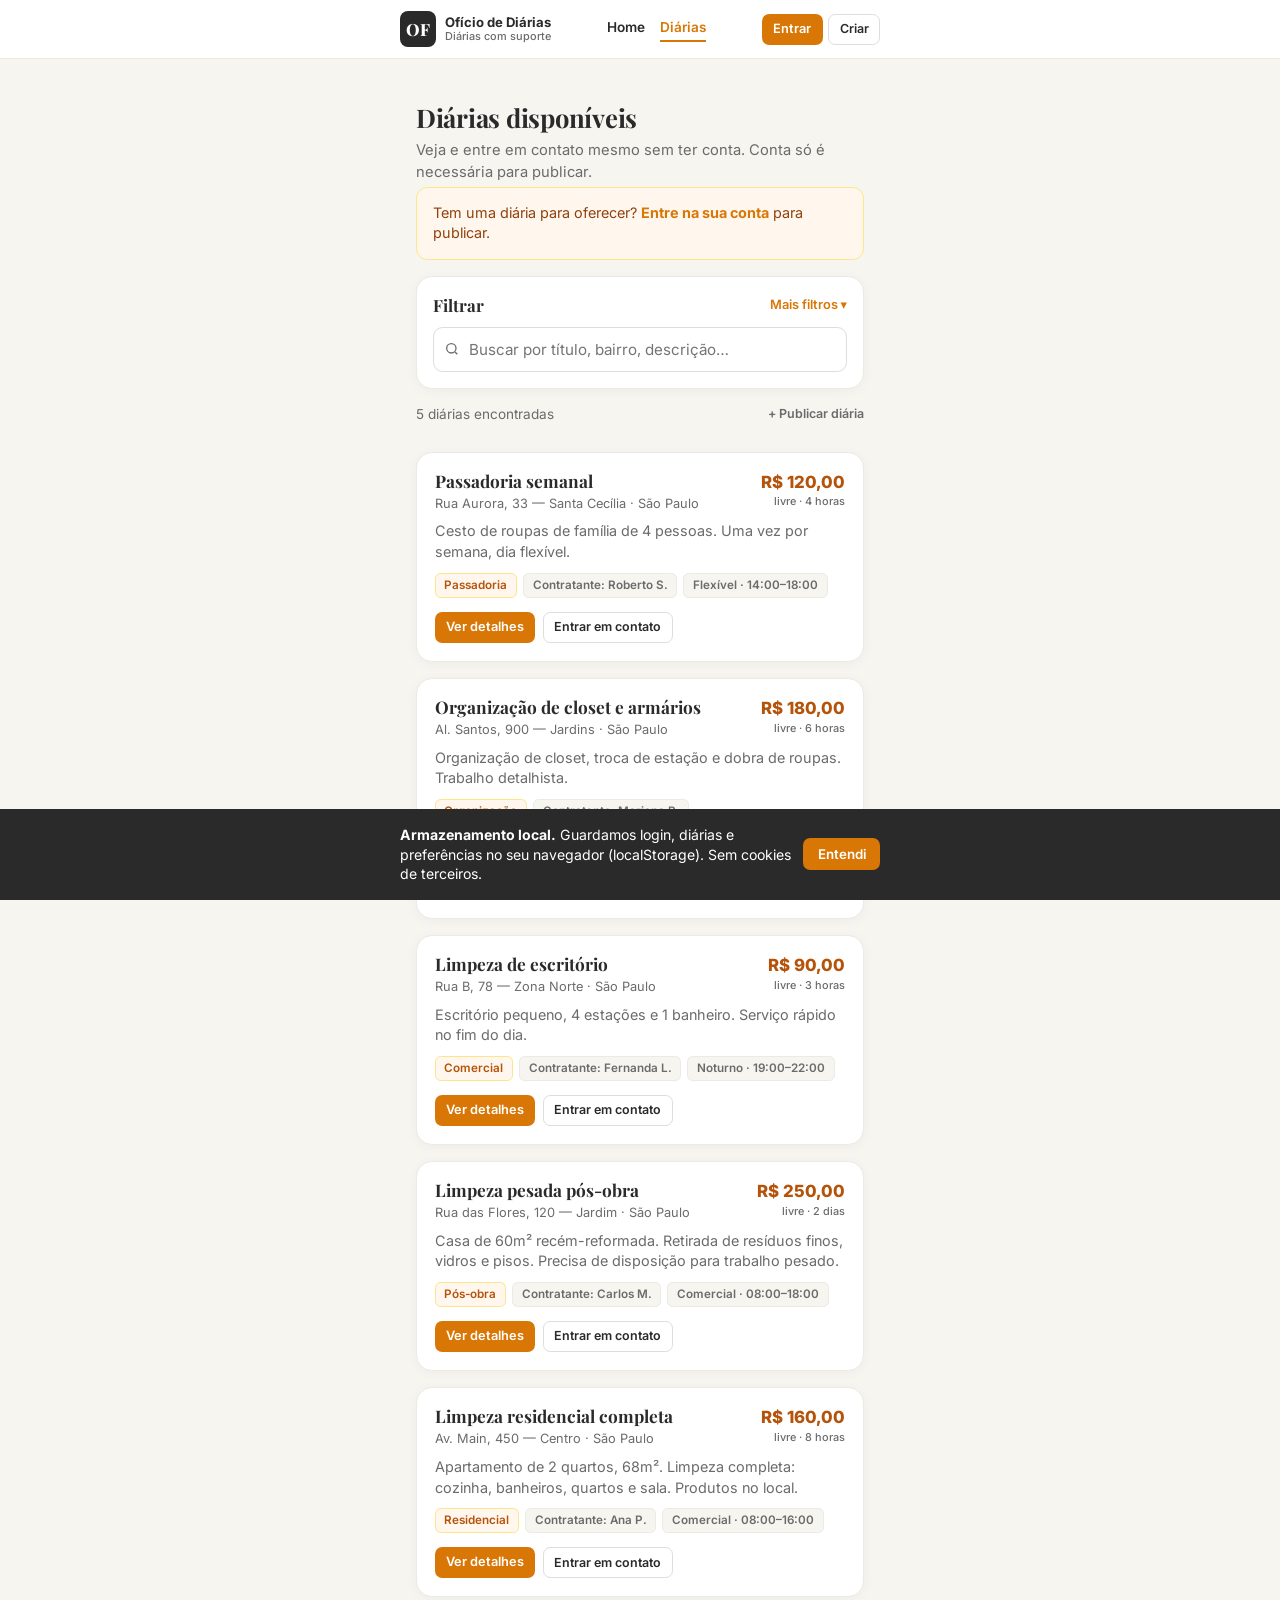
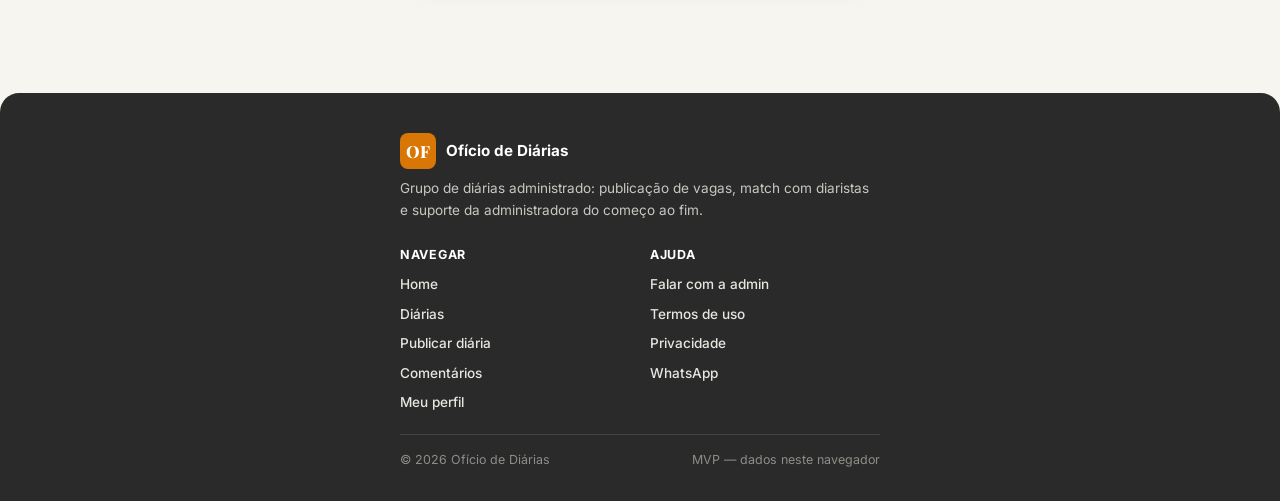
<file: diarias.html>
<!DOCTYPE html>
<html lang="pt-BR">
<head>
<meta charset="UTF-8">
<meta name="viewport" content="width=device-width, initial-scale=1.0, maximum-scale=5.0">
<meta name="description" content="Todas as diárias disponíveis no OF. Filtre por tipo de serviço, valor, cidade e duração — e entre em contato sem precisar de conta.">
<title>Diárias disponíveis — OF</title>
<link rel="stylesheet" href="assets/style.css">
<style>
  .filtros{background:#fff;border:1px solid var(--line);border-radius:var(--radius);padding:1rem;box-shadow:var(--shadow);margin-bottom:1rem}
  .filtros .linha{display:grid;gap:.6rem;grid-template-columns:1fr 1fr}
  .filtros label{margin-top:.55rem}
  .filtros .busca{position:relative}
  .filtros .busca input{padding-left:2.2rem}
  .filtros .busca svg{position:absolute;left:.7rem;top:50%;transform:translateY(-50%);width:1rem;height:1rem;color:var(--sub)}
  .filtros-topo{display:flex;justify-content:space-between;align-items:center;gap:.5rem}
  .filtros-topo h2{font-family:var(--serif);font-size:1.05rem}
  .toggle-filtros{background:none;border:none;font-family:inherit;font-weight:600;font-size:.8rem;color:var(--accent);cursor:pointer}
  .resultado-bar{display:flex;justify-content:space-between;align-items:center;gap:.5rem;margin:.25rem 0 .85rem;font-size:.85rem;color:var(--sub)}
  .chips{display:flex;flex-wrap:wrap;gap:.35rem;margin-bottom:.85rem}
  .chip{background:var(--accent-soft);border:1px solid var(--accent-line);color:var(--accent-dark);border-radius:2rem;padding:.2rem .6rem;font-size:.75rem;font-weight:600;display:inline-flex;gap:.35rem;align-items:center}
  .chip button{background:none;border:none;color:inherit;cursor:pointer;font-size:.9rem;line-height:1;padding:0}
</style>
</head>
<body data-pagina="diarias">

<div id="of-header"></div>

<main class="wrap">
  <div class="page-head">
    <h1>Diárias disponíveis</h1>
    <p>Veja e entre em contato mesmo sem ter conta. Conta só é necessária para publicar.</p>
  </div>

  <div id="cta-publicar"></div>

  <!-- Filtros -->
  <section class="filtros" aria-labelledby="t-filtros">
    <div class="filtros-topo">
      <h2 id="t-filtros">Filtrar</h2>
      <button type="button" class="toggle-filtros" id="toggle-filtros" aria-expanded="false" aria-controls="filtros-corpo">Mais filtros ▾</button>
    </div>

    <label for="f-texto" class="sr-only">Buscar</label>
    <div class="busca" style="margin-top:.6rem">
      <svg viewBox="0 0 24 24" fill="none" stroke="currentColor" stroke-width="2" aria-hidden="true"><circle cx="11" cy="11" r="7"/><path d="M20 20l-3.5-3.5"/></svg>
      <input id="f-texto" type="search" placeholder="Buscar por título, bairro, descrição…">
    </div>

    <div id="filtros-corpo" class="hidden">
      <div class="linha">
        <div>
          <label for="f-tipo">Tipo de serviço</label>
          <select id="f-tipo"><option value="">Todos</option></select>
        </div>
        <div>
          <label for="f-cidade">Cidade</label>
          <select id="f-cidade"><option value="">Todas</option></select>
        </div>
      </div>
      <div class="linha">
        <div>
          <label for="f-min">Valor mínimo (R$)</label>
          <input id="f-min" type="number" min="0" step="10" placeholder="0">
        </div>
        <div>
          <label for="f-max">Valor máximo (R$)</label>
          <input id="f-max" type="number" min="0" step="10" placeholder="Sem limite">
        </div>
      </div>
      <div class="linha">
        <div>
          <label for="f-periodo">Período</label>
          <select id="f-periodo"><option value="">Qualquer</option></select>
        </div>
        <div>
          <label for="f-ordem">Ordenar por</label>
          <select id="f-ordem">
            <option value="recentes">Mais recentes</option>
            <option value="menor">Menor valor</option>
            <option value="maior">Maior valor</option>
            <option value="titulo">Título (A–Z)</option>
          </select>
        </div>
      </div>
      <button type="button" class="btn btn-outline" id="btn-limpar">Limpar filtros</button>
    </div>
  </section>

  <div class="resultado-bar">
    <span id="contador">—</span>
    <a href="cadastrar-diaria.html" class="small" style="font-weight:600">+ Publicar diária</a>
  </div>

  <div class="chips" id="chips-ativos"></div>

  <div id="lista-diarias" aria-live="polite"></div>
</main>

<div id="of-footer"></div>

<script src="assets/app.js"></script>
<script>
document.addEventListener('of:pronto', function () {
  var todas = OF.diarias();
  var els = {
    texto: document.getElementById('f-texto'),
    tipo: document.getElementById('f-tipo'),
    cidade: document.getElementById('f-cidade'),
    min: document.getElementById('f-min'),
    max: document.getElementById('f-max'),
    periodo: document.getElementById('f-periodo'),
    ordem: document.getElementById('f-ordem')
  };

  // CTA de publicar depende do login
  document.getElementById('cta-publicar').innerHTML = OF.podePublicar()
    ? '<a href="cadastrar-diaria.html" class="btn" style="margin-bottom:1rem">+ Publicar uma diária</a>'
    : (OF.logado()
        ? ''
        : '<div class="msg">Tem uma diária para oferecer? <a href="login.html?proximo=cadastrar-diaria.html"><strong>Entre na sua conta</strong></a> para publicar.</div>');

  // Opções dinâmicas
  OF.TIPOS.forEach(function (t) {
    if (todas.some(function (d) { return d.tipo === t[0]; })) {
      els.tipo.insertAdjacentHTML('beforeend', '<option value="' + t[0] + '">' + t[1] + '</option>');
    }
  });
  function unicos(campo) {
    return todas.map(function (d) { return d[campo]; })
      .filter(function (v, i, a) { return v && a.indexOf(v) === i; }).sort();
  }
  unicos('cidade').forEach(function (c) {
    els.cidade.insertAdjacentHTML('beforeend', '<option value="' + OF.esc(c) + '">' + OF.esc(c) + '</option>');
  });
  unicos('periodo').forEach(function (p) {
    var info = OF.periodoInfo(p);
    var rot = OF.periodoFlexivel(p) ? p : p + ' (' + info.inicio + '–' + info.fim + ')';
    els.periodo.insertAdjacentHTML('beforeend', '<option value="' + OF.esc(p) + '">' + OF.esc(rot) + '</option>');
  });

  // Pré-filtro por URL: diarias.html?tipo=pos-obra
  var qs = new URLSearchParams(location.search);
  if (qs.get('tipo')) els.tipo.value = qs.get('tipo');
  if (qs.get('q')) els.texto.value = qs.get('q');

  var abertos = !!(qs.get('tipo') || qs.get('q'));
  var corpo = document.getElementById('filtros-corpo');
  var toggle = document.getElementById('toggle-filtros');
  function aplicarToggle() {
    corpo.classList.toggle('hidden', !abertos);
    toggle.textContent = abertos ? 'Menos filtros ▴' : 'Mais filtros ▾';
    toggle.setAttribute('aria-expanded', abertos ? 'true' : 'false');
  }
  toggle.addEventListener('click', function () { abertos = !abertos; aplicarToggle(); });
  aplicarToggle();

  function filtrar() {
    var texto = els.texto.value.trim().toLowerCase();
    var tipo = els.tipo.value, cidade = els.cidade.value, periodo = els.periodo.value;
    var min = parseFloat(els.min.value), max = parseFloat(els.max.value);

    var res = todas.filter(function (d) {
      if (texto) {
        var alvo = [d.titulo, d.desc, d.local, d.cidade, d.nome, OF.labelTipo(d.tipo)].join(' ').toLowerCase();
        if (alvo.indexOf(texto) < 0) return false;
      }
      if (tipo && d.tipo !== tipo) return false;
      if (cidade && d.cidade !== cidade) return false;
      if (periodo && d.periodo !== periodo) return false;
      if (!isNaN(min) && Number(d.valor) < min) return false;
      if (!isNaN(max) && Number(d.valor) > max) return false;
      return true;
    });

    var ordem = els.ordem.value;
    res.sort(function (a, b) {
      if (ordem === 'menor') return a.valor - b.valor;
      if (ordem === 'maior') return b.valor - a.valor;
      if (ordem === 'titulo') return String(a.titulo || a.desc).localeCompare(String(b.titulo || b.desc), 'pt-BR');
      return new Date(b.criado || 0) - new Date(a.criado || 0) || b.id - a.id;
    });

    document.getElementById('contador').textContent =
      res.length + (res.length === 1 ? ' diária encontrada' : ' diárias encontradas') +
      (res.length !== todas.length ? ' de ' + todas.length : '');

    // Chips dos filtros ativos
    var ativos = [];
    if (texto) ativos.push(['texto', '“' + els.texto.value.trim() + '”']);
    if (tipo) ativos.push(['tipo', OF.labelTipo(tipo)]);
    if (cidade) ativos.push(['cidade', cidade]);
    if (periodo) ativos.push(['periodo', periodo]);
    if (!isNaN(min)) ativos.push(['min', 'a partir de ' + OF.brl(min)]);
    if (!isNaN(max)) ativos.push(['max', 'até ' + OF.brl(max)]);
    var chips = document.getElementById('chips-ativos');
    chips.innerHTML = ativos.map(function (a) {
      return '<span class="chip">' + OF.esc(a[1]) + '<button type="button" data-limpa="' + a[0] + '" aria-label="Remover filtro">×</button></span>';
    }).join('');
    chips.querySelectorAll('[data-limpa]').forEach(function (b) {
      b.addEventListener('click', function () {
        var k = b.dataset.limpa;
        if (k === 'texto') els.texto.value = ''; else els[k].value = '';
        filtrar();
      });
    });

    document.getElementById('lista-diarias').innerHTML = res.length
      ? res.map(OF.cardDiaria).join('')
      : '<div class="empty"><strong>Nenhuma diária com esses filtros.</strong><br>Tente ampliar a faixa de valor ou limpar a busca.</div>';
  }

  Object.keys(els).forEach(function (k) {
    els[k].addEventListener(k === 'texto' ? 'input' : 'change', filtrar);
  });
  els.min.addEventListener('input', filtrar);
  els.max.addEventListener('input', filtrar);

  document.getElementById('btn-limpar').addEventListener('click', function () {
    Object.keys(els).forEach(function (k) { if (k !== 'ordem') els[k].value = ''; });
    els.ordem.value = 'recentes';
    filtrar();
  });

  filtrar();
});
</script>
</body>
</html>
</file>
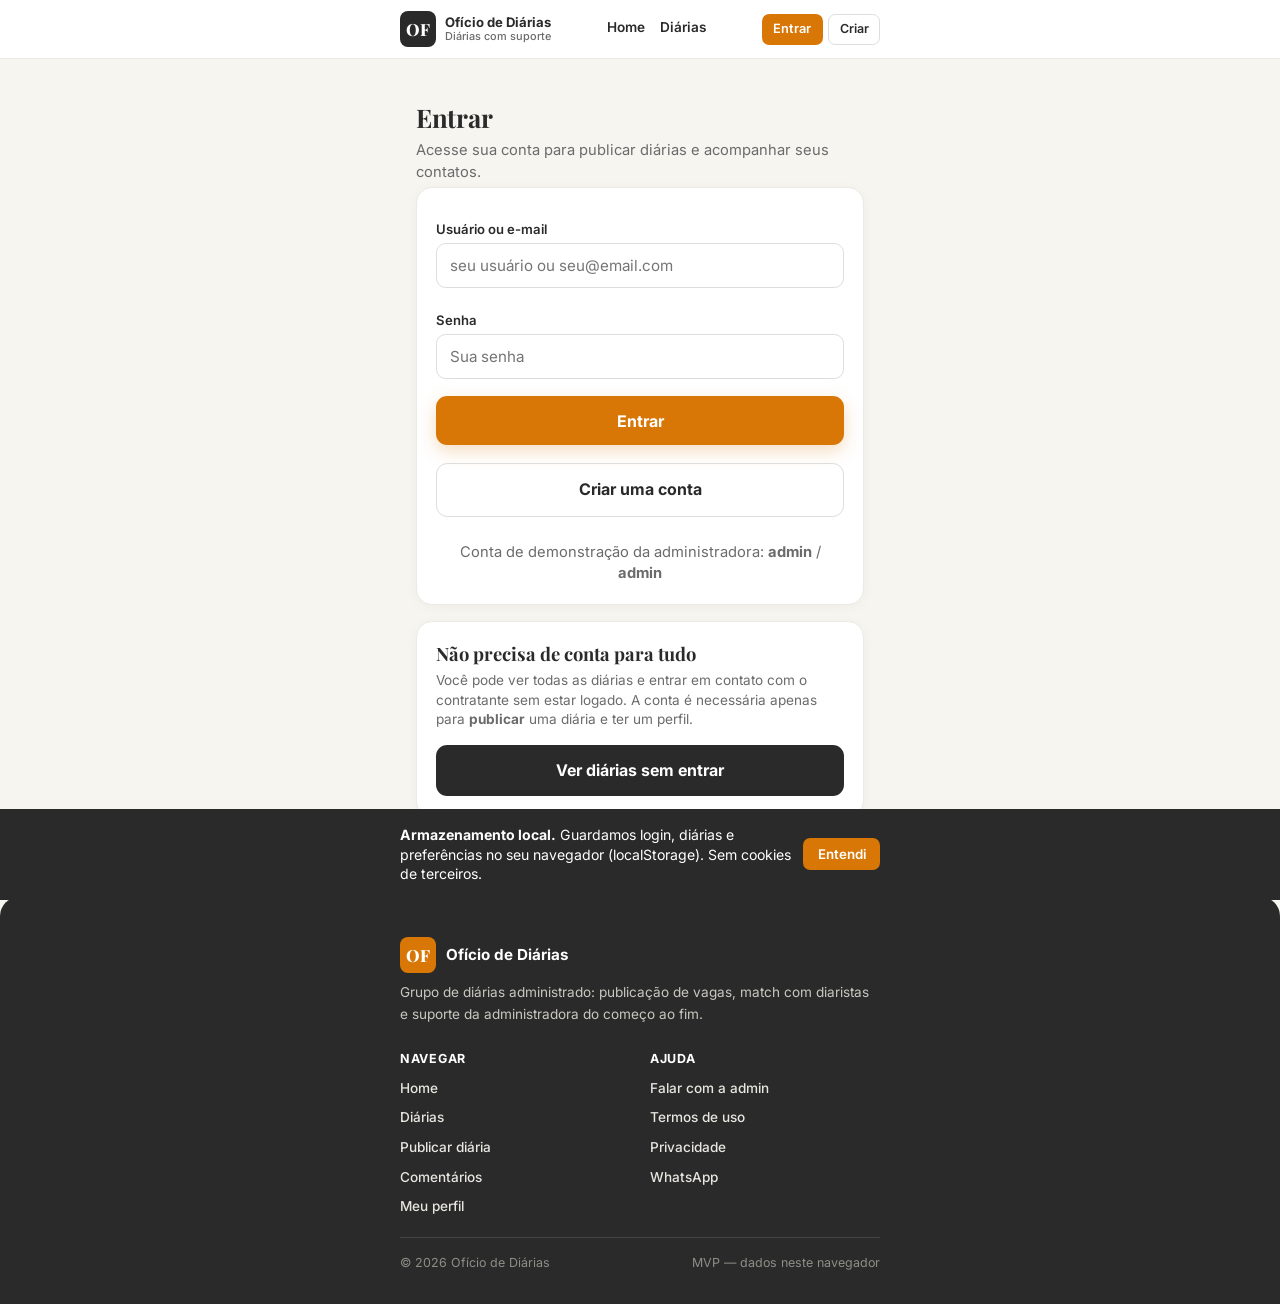
<file: login.html>
<!DOCTYPE html>
<html lang="pt-BR">
<head>
<meta charset="UTF-8">
<meta name="viewport" content="width=device-width, initial-scale=1.0, maximum-scale=5.0">
<title>Entrar — OF</title>
<link rel="stylesheet" href="assets/style.css">
</head>
<body data-pagina="login">

<div id="of-header"></div>

<main class="wrap">
  <div class="page-head">
    <h1>Entrar</h1>
    <p>Acesse sua conta para publicar diárias e acompanhar seus contatos.</p>
  </div>

  <div id="aviso-redirect" class="msg hidden" role="status"></div>

  <section class="card">
    <form class="form" id="form-login" novalidate>
      <div>
        <label for="l-user">Usuário ou e-mail</label>
        <input id="l-user" type="text" autocomplete="username" placeholder="seu usuário ou seu@email.com" required>
      </div>
      <div>
        <label for="l-pass">Senha</label>
        <input id="l-pass" type="password" autocomplete="current-password" placeholder="Sua senha" required>
      </div>
      <div id="l-erro" class="msg err hidden" role="alert"></div>
      <button type="submit" class="btn">Entrar</button>
      <a href="cadastro.html" class="btn btn-outline" id="link-criar">Criar uma conta</a>
      <p class="small center mt1">Conta de demonstração da administradora: <strong>admin</strong> / <strong>admin</strong></p>
    </form>
  </section>

  <section class="card">
    <h2>Não precisa de conta para tudo</h2>
    <p class="sub">Você pode ver todas as diárias e entrar em contato com o contratante sem estar logado. A conta é necessária apenas para <strong>publicar</strong> uma diária e ter um perfil.</p>
    <a href="diarias.html" class="btn btn-dark">Ver diárias sem entrar</a>
  </section>
</main>

<div id="of-footer"></div>

<script src="assets/app.js"></script>
<script>
document.addEventListener('of:pronto', function () {
  var params = new URLSearchParams(location.search);
  var proximo = params.get('proximo') || '';
  var permitidos = ['cadastrar-diaria.html', 'perfil.html', 'diarias.html', 'index.html', 'contato.html'];
  var destino = permitidos.indexOf(proximo) >= 0 ? proximo : '';

  if (destino) {
    var aviso = document.getElementById('aviso-redirect');
    aviso.textContent = destino === 'cadastrar-diaria.html'
      ? 'Entre na sua conta para publicar uma diária.'
      : 'Entre na sua conta para continuar.';
    aviso.classList.remove('hidden');
    document.getElementById('link-criar').href = 'cadastro.html?proximo=' + encodeURIComponent(destino);
  }

  if (OF.logado()) { location.replace(destino || 'perfil.html'); return; }

  document.getElementById('form-login').addEventListener('submit', function (e) {
    e.preventDefault();
    var erro = document.getElementById('l-erro');
    var r = OF.login(document.getElementById('l-user').value, document.getElementById('l-pass').value);
    if (!r.ok) {
      erro.textContent = r.erro;
      erro.classList.remove('hidden');
      return;
    }
    location.href = r.admin ? 'admin.html' : (destino || 'perfil.html');
  });
});
</script>
</body>
</html>
</file>
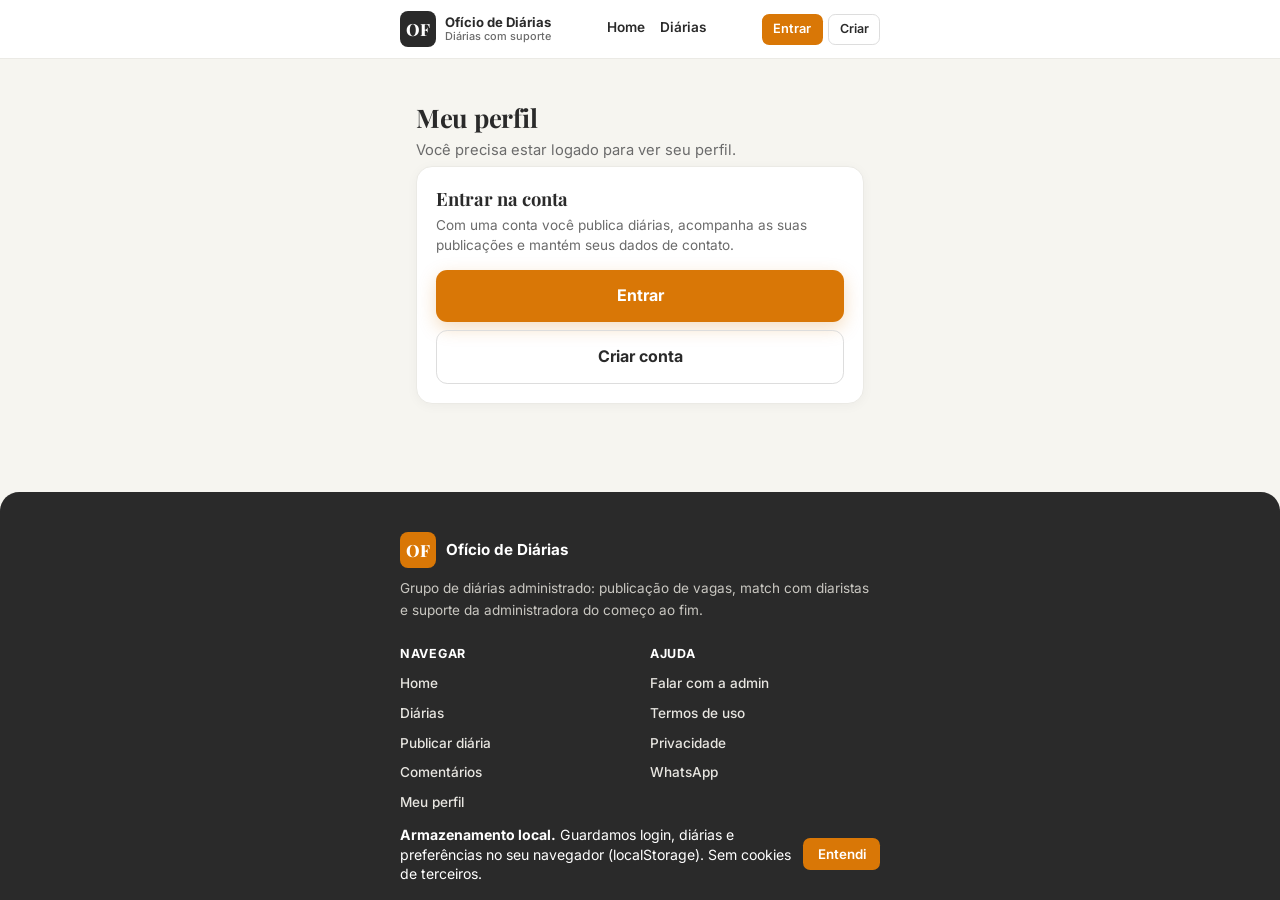
<file: perfil.html>
<!DOCTYPE html>
<html lang="pt-BR">
<head>
<meta charset="UTF-8">
<meta name="viewport" content="width=device-width, initial-scale=1.0, maximum-scale=5.0">
<title>Meu perfil — OF</title>
<link rel="stylesheet" href="assets/style.css">
</head>
<body data-pagina="perfil">

<div id="of-header"></div>

<main class="wrap">

  <!-- Visitante -->
  <section id="area-deslogado" class="hidden">
    <div class="page-head">
      <h1>Meu perfil</h1>
      <p>Você precisa estar logado para ver seu perfil.</p>
    </div>
    <div class="card">
      <h2>Entrar na conta</h2>
      <p class="sub">Com uma conta você publica diárias, acompanha as suas publicações e mantém seus dados de contato.</p>
      <a href="login.html?proximo=perfil.html" class="btn">Entrar</a>
      <a href="cadastro.html?proximo=perfil.html" class="btn btn-outline">Criar conta</a>
    </div>
  </section>

  <!-- Logado -->
  <section id="area-logada" class="hidden">
    <div class="page-head">
      <h1>Meu perfil</h1>
      <p id="perfil-desde"></p>
    </div>

    <div id="msg-novo" class="msg ok hidden" role="status">Conta criada e login feito. Bem-vindo(a) ao OF!</div>
    <div id="msg-salvo" class="msg ok hidden" role="status">Dados atualizados.</div>

    <div class="card">
      <div style="display:flex;align-items:center;gap:.85rem;margin-bottom:1rem">
        <div class="comentario-av" id="p-avatar" style="width:52px;height:52px;border-radius:50%;background:var(--accent);color:#fff;display:grid;place-items:center;font-weight:800;font-size:1.15rem;flex-shrink:0"></div>
        <div>
          <h2 id="p-nome-topo" style="margin:0"></h2>
          <span class="tag accent" id="p-tipo-topo"></span>
        </div>
      </div>
      <dl class="dl">
        <div class="row"><dt>Usuário</dt><dd id="p-user"></dd></div>
        <div class="row"><dt>Nome</dt><dd id="p-nome"></dd></div>
        <div class="row"><dt>E-mail</dt><dd id="p-email"></dd></div>
        <div class="row"><dt>WhatsApp</dt><dd id="p-tel"></dd></div>
        <div class="row"><dt>Cidade</dt><dd id="p-cidade"></dd></div>
        <div class="row"><dt>Perfil</dt><dd id="p-tipo"></dd></div>
      </dl>
      <button type="button" class="btn btn-outline" id="btn-editar">Editar dados</button>
    </div>

    <!-- Formulário de edição -->
    <div class="card hidden" id="card-editar">
      <h2>Editar dados</h2>
      <form class="form" id="form-perfil" novalidate>
        <div>
          <label for="e-nome">Nome completo</label>
          <input id="e-nome" type="text" required>
        </div>
        <div class="grid2">
          <div>
            <label for="e-email">E-mail</label>
            <input id="e-email" type="email" required>
          </div>
          <div>
            <label for="e-tel">WhatsApp</label>
            <input id="e-tel" type="tel" required>
          </div>
        </div>
        <div>
          <label for="e-cidade">Cidade</label>
          <input id="e-cidade" type="text">
        </div>
        <div>
          <label for="e-tipo">Perfil</label>
          <select id="e-tipo">
            <option value="contratando">Contratante</option>
            <option value="diarista">Diarista</option>
            <option value="ambos">Contratante e diarista</option>
          </select>
        </div>
        <div>
          <label for="e-pass">Nova senha <span class="small">(deixe vazio para manter)</span></label>
          <input id="e-pass" type="password" autocomplete="new-password" placeholder="••••">
        </div>
        <div id="e-erro" class="msg err hidden" role="alert"></div>
        <button type="submit" class="btn">Salvar alterações</button>
        <button type="button" class="btn btn-outline" id="btn-cancelar">Cancelar</button>
      </form>
    </div>

    <!-- Ações -->
    <div class="card">
      <h2>O que você pode fazer</h2>
      <div id="acoes-perfil"></div>
    </div>

    <!-- Minhas diárias -->
    <section aria-labelledby="t-minhas">
      <div class="section-title">
        <h2 id="t-minhas">Minhas diárias publicadas</h2>
        <span class="tag" id="conta-minhas">0</span>
      </div>
      <div id="lista-minhas"></div>
    </section>

    <div class="card">
      <h2>Sessão</h2>
      <p class="sub">Seus dados ficam salvos apenas neste navegador (MVP).</p>
      <button type="button" class="btn btn-dark" id="btn-sair">Sair da conta</button>
    </div>
  </section>

</main>

<div id="of-footer"></div>

<script src="assets/app.js"></script>
<script>
document.addEventListener('of:pronto', function () {
  var sess = OF.sessao();
  if (!sess) {
    document.getElementById('area-deslogado').classList.remove('hidden');
    return;
  }
  document.getElementById('area-logada').classList.remove('hidden');

  var qs = new URLSearchParams(location.search);
  if (qs.get('novo')) document.getElementById('msg-novo').classList.remove('hidden');
  if (qs.get('salvo')) document.getElementById('msg-salvo').classList.remove('hidden');

  var u = OF.usuarioAtual();
  var admin = sess.tipo === 'admin';

  function pintar() {
    u = OF.usuarioAtual();
    document.getElementById('p-avatar').textContent = OF.iniciais(u.nome || u.user);
    document.getElementById('p-nome-topo').textContent = u.nome || u.user;
    document.getElementById('p-tipo-topo').textContent = OF.LABEL_TIPO[u.tipo] || 'Usuário';
    document.getElementById('p-user').textContent = u.user;
    document.getElementById('p-nome').textContent = u.nome || '—';
    document.getElementById('p-email').textContent = u.email || '—';
    document.getElementById('p-tel').textContent = u.tel || '—';
    document.getElementById('p-cidade').textContent = u.cidade || '—';
    document.getElementById('p-tipo').textContent = OF.LABEL_TIPO[u.tipo] || '—';
    document.getElementById('perfil-desde').textContent = u.criado
      ? 'Conta criada em ' + OF.dataBR(u.criado)
      : 'Conta da administradora do grupo';
    minhasDiarias();
  }

  // Ações disponíveis
  var acoes = '<p style="display:flex;flex-direction:column;gap:.5rem">' +
    (OF.podePublicar()
      ? '<a href="cadastrar-diaria.html" class="btn">Publicar uma diária</a>'
      : '<span class="msg" style="margin:0">Seu perfil é <strong>Diarista</strong>. Para publicar diárias, mude seu perfil em <em>Editar dados</em>.</span>') +
    '<a href="diarias.html" class="btn btn-outline">Ver diárias disponíveis</a>' +
    (admin ? '<a href="admin.html" class="btn btn-dark">Painel da administradora</a>' : '') +
    '</p>';
  document.getElementById('acoes-perfil').innerHTML = acoes;

  function minhasDiarias() {
    var minhas = OF.diarias().filter(function (d) { return d.autor === sess.user; });
    document.getElementById('conta-minhas').textContent = minhas.length + (minhas.length === 1 ? ' diária' : ' diárias');
    var alvo = document.getElementById('lista-minhas');
    if (!minhas.length) {
      alvo.innerHTML = '<div class="empty">Você ainda não publicou nenhuma diária.' +
        (OF.podePublicar() ? ' <a href="cadastrar-diaria.html">Publicar agora</a>.' : '') + '</div>';
      return;
    }
    alvo.innerHTML = minhas.map(function (d) {
      return '<article class="diaria-card">' +
        '<div class="top"><div><h3>' + OF.esc(d.titulo || d.desc) + '</h3>' +
        '<div class="meta">' + OF.esc(d.local) + '</div></div>' +
        '<div class="preco">' + OF.brl(d.valor) + '<small>' + OF.esc(d.dur || '') + '</small></div></div>' +
        '<div class="tags"><span class="tag accent">' + OF.esc(OF.labelTipo(d.tipo)) + '</span>' +
        '<span class="tag">Publicada em ' + OF.esc(OF.dataBR(d.criado)) + '</span></div>' +
        '<div class="acoes">' +
          '<a href="detalhes-diaria.html?id=' + encodeURIComponent(d.id) + '" class="btn-small">Ver página</a>' +
          '<button type="button" class="btn-ghost-small" data-excluir="' + OF.esc(d.id) + '">Excluir</button>' +
        '</div></article>';
    }).join('');
    alvo.querySelectorAll('[data-excluir]').forEach(function (b) {
      b.addEventListener('click', function () {
        if (!confirm('Excluir esta diária? Não é possível desfazer.')) return;
        OF.removerDiaria(b.dataset.excluir);
        minhasDiarias();
      });
    });
  }

  // Edição
  document.getElementById('btn-editar').addEventListener('click', function () {
    if (admin) { alert('A conta de demonstração da administradora não pode ser editada.'); return; }
    document.getElementById('e-nome').value = u.nome || '';
    document.getElementById('e-email').value = u.email || '';
    document.getElementById('e-tel').value = u.tel || '';
    document.getElementById('e-cidade').value = u.cidade || '';
    document.getElementById('e-tipo').value = u.tipo || 'ambos';
    document.getElementById('card-editar').classList.remove('hidden');
    document.getElementById('card-editar').scrollIntoView({ behavior: 'smooth', block: 'center' });
  });
  document.getElementById('btn-cancelar').addEventListener('click', function () {
    document.getElementById('card-editar').classList.add('hidden');
  });
  document.getElementById('form-perfil').addEventListener('submit', function (e) {
    e.preventDefault();
    var erro = document.getElementById('e-erro');
    var email = document.getElementById('e-email').value.trim();
    if (!/^[^\s@]+@[^\s@]+\.[^\s@]{2,}$/.test(email)) {
      erro.textContent = 'Informe um e-mail válido.'; erro.classList.remove('hidden'); return;
    }
    var campos = {
      nome: document.getElementById('e-nome').value.trim(),
      email: email,
      tel: document.getElementById('e-tel').value.trim(),
      cidade: document.getElementById('e-cidade').value.trim(),
      tipo: document.getElementById('e-tipo').value
    };
    var senha = document.getElementById('e-pass').value;
    if (senha) {
      if (senha.length < 4) { erro.textContent = 'A senha precisa ter ao menos 4 caracteres.'; erro.classList.remove('hidden'); return; }
      campos.pass = senha;
    }
    var r = OF.atualizarUsuario(campos);
    if (!r.ok) { erro.textContent = r.erro; erro.classList.remove('hidden'); return; }
    erro.classList.add('hidden');
    document.getElementById('card-editar').classList.add('hidden');
    location.href = 'perfil.html?salvo=1';
  });

  document.getElementById('btn-sair').addEventListener('click', function () { OF.sair('index.html'); });

  pintar();
});
</script>
</body>
</html>
</file>
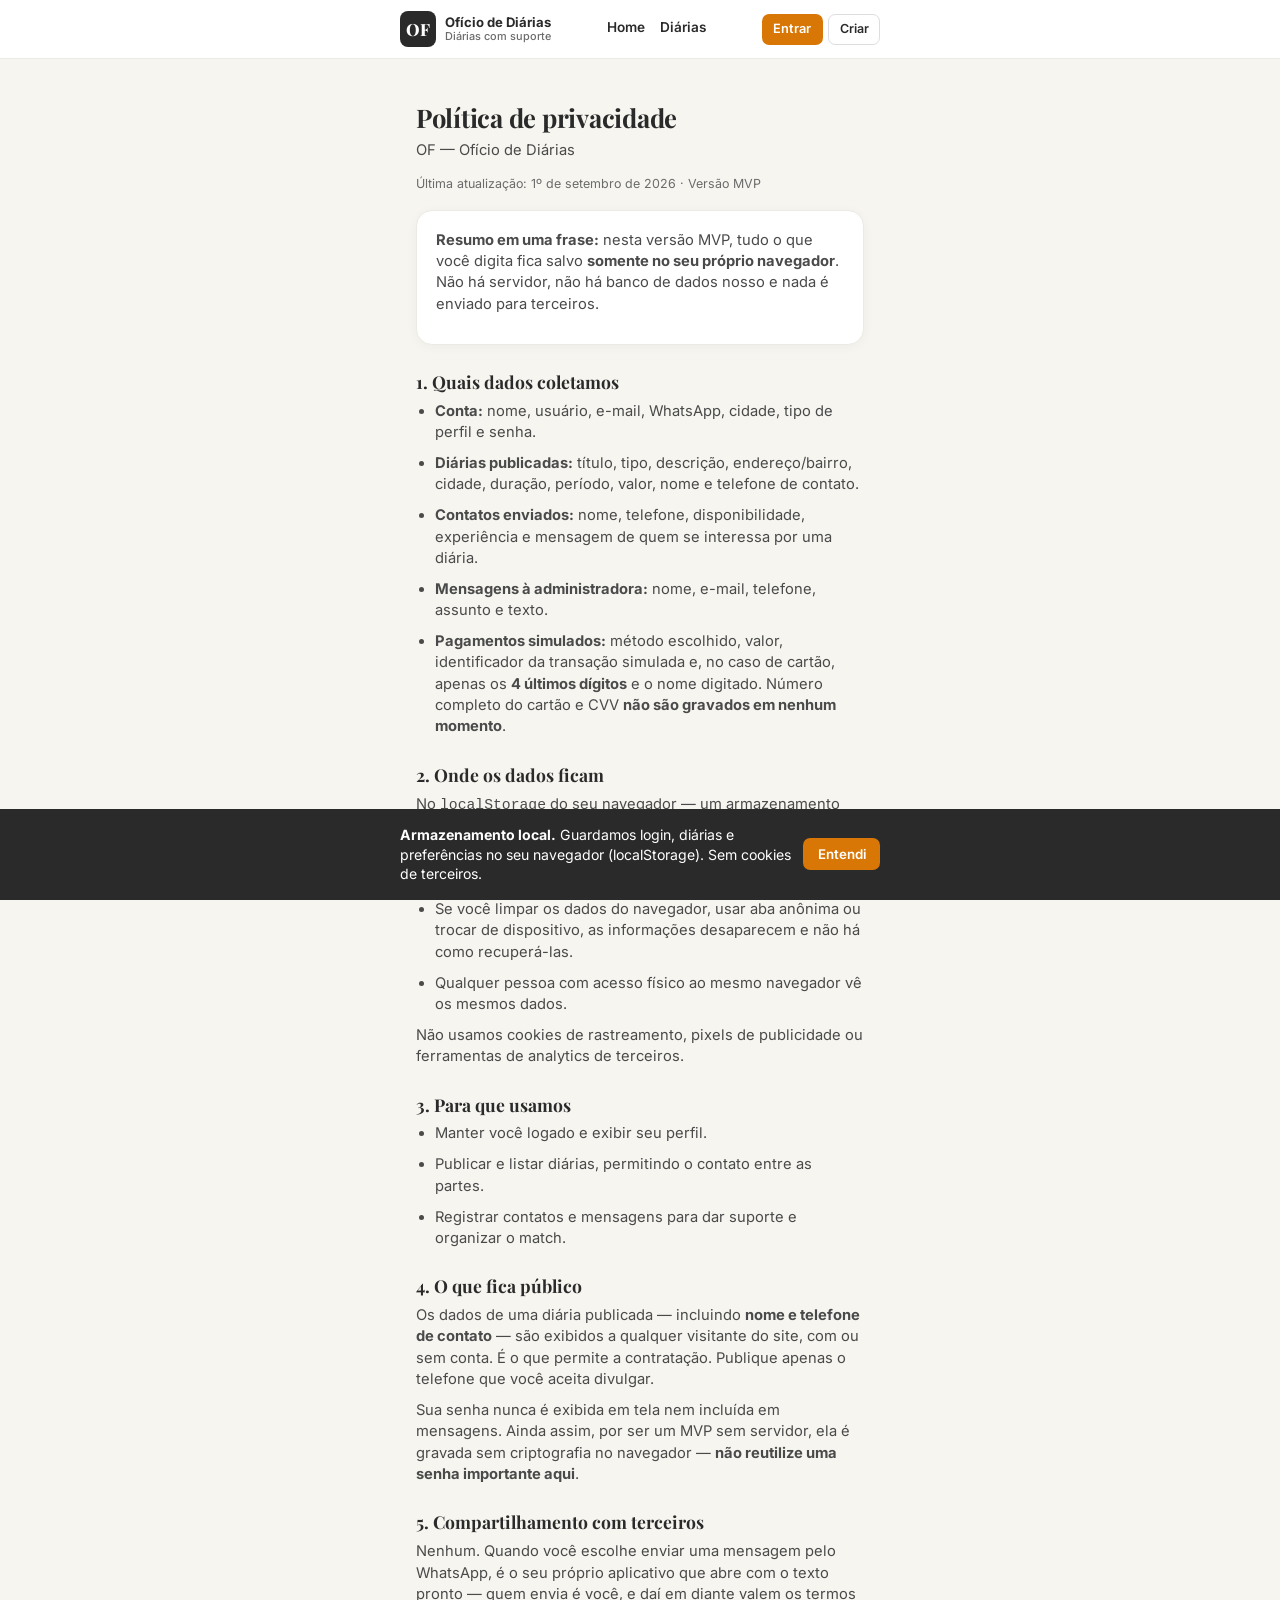
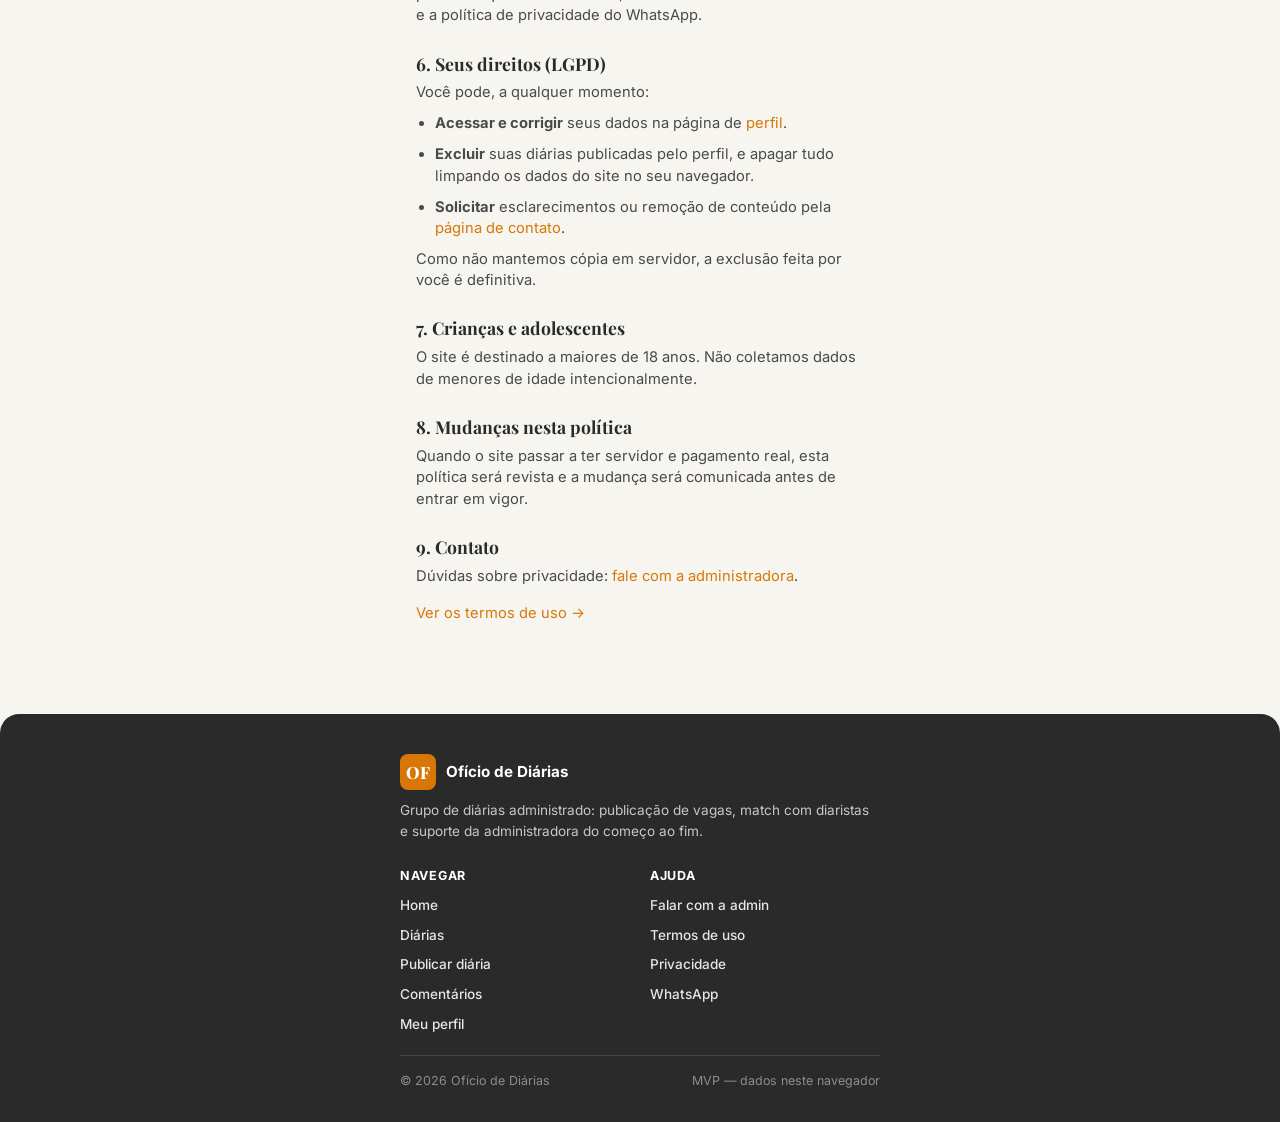
<file: privacidade.html>
<!DOCTYPE html>
<html lang="pt-BR">
<head>
<meta charset="UTF-8">
<meta name="viewport" content="width=device-width, initial-scale=1.0, maximum-scale=5.0">
<title>Política de privacidade — OF</title>
<link rel="stylesheet" href="assets/style.css">
</head>
<body data-pagina="privacidade">

<div id="of-header"></div>

<main class="wrap legal">
  <div class="page-head">
    <h1>Política de privacidade</h1>
    <p>OF — Ofício de Diárias</p>
  </div>
  <p class="atualizado">Última atualização: 1º de setembro de 2026 · Versão MVP</p>

  <div class="card">
    <p><strong>Resumo em uma frase:</strong> nesta versão MVP, tudo o que você digita fica salvo <strong>somente no seu próprio navegador</strong>. Não há servidor, não há banco de dados nosso e nada é enviado para terceiros.</p>
  </div>

  <h2>1. Quais dados coletamos</h2>
  <ul>
    <li><strong>Conta:</strong> nome, usuário, e-mail, WhatsApp, cidade, tipo de perfil e senha.</li>
    <li><strong>Diárias publicadas:</strong> título, tipo, descrição, endereço/bairro, cidade, duração, período, valor, nome e telefone de contato.</li>
    <li><strong>Contatos enviados:</strong> nome, telefone, disponibilidade, experiência e mensagem de quem se interessa por uma diária.</li>
    <li><strong>Mensagens à administradora:</strong> nome, e-mail, telefone, assunto e texto.</li>
    <li><strong>Pagamentos simulados:</strong> método escolhido, valor, identificador da transação simulada e, no caso de cartão, apenas os <strong>4 últimos dígitos</strong> e o nome digitado. Número completo do cartão e CVV <strong>não são gravados em nenhum momento</strong>.</li>
  </ul>

  <h2>2. Onde os dados ficam</h2>
  <p>No <code>localStorage</code> do seu navegador — um armazenamento local do próprio dispositivo. Consequências práticas:</p>
  <ul>
    <li>Os dados não saem do seu aparelho e não são acessíveis por nós remotamente.</li>
    <li>Se você limpar os dados do navegador, usar aba anônima ou trocar de dispositivo, as informações desaparecem e não há como recuperá-las.</li>
    <li>Qualquer pessoa com acesso físico ao mesmo navegador vê os mesmos dados.</li>
  </ul>
  <p>Não usamos cookies de rastreamento, pixels de publicidade ou ferramentas de analytics de terceiros.</p>

  <h2>3. Para que usamos</h2>
  <ul>
    <li>Manter você logado e exibir seu perfil.</li>
    <li>Publicar e listar diárias, permitindo o contato entre as partes.</li>
    <li>Registrar contatos e mensagens para dar suporte e organizar o match.</li>
  </ul>

  <h2>4. O que fica público</h2>
  <p>Os dados de uma diária publicada — incluindo <strong>nome e telefone de contato</strong> — são exibidos a qualquer visitante do site, com ou sem conta. É o que permite a contratação. Publique apenas o telefone que você aceita divulgar.</p>
  <p>Sua senha nunca é exibida em tela nem incluída em mensagens. Ainda assim, por ser um MVP sem servidor, ela é gravada sem criptografia no navegador — <strong>não reutilize uma senha importante aqui</strong>.</p>

  <h2>5. Compartilhamento com terceiros</h2>
  <p>Nenhum. Quando você escolhe enviar uma mensagem pelo WhatsApp, é o seu próprio aplicativo que abre com o texto pronto — quem envia é você, e daí em diante valem os termos e a política de privacidade do WhatsApp.</p>

  <h2>6. Seus direitos (LGPD)</h2>
  <p>Você pode, a qualquer momento:</p>
  <ul>
    <li><strong>Acessar e corrigir</strong> seus dados na página de <a href="perfil.html">perfil</a>.</li>
    <li><strong>Excluir</strong> suas diárias publicadas pelo perfil, e apagar tudo limpando os dados do site no seu navegador.</li>
    <li><strong>Solicitar</strong> esclarecimentos ou remoção de conteúdo pela <a href="contato.html">página de contato</a>.</li>
  </ul>
  <p>Como não mantemos cópia em servidor, a exclusão feita por você é definitiva.</p>

  <h2>7. Crianças e adolescentes</h2>
  <p>O site é destinado a maiores de 18 anos. Não coletamos dados de menores de idade intencionalmente.</p>

  <h2>8. Mudanças nesta política</h2>
  <p>Quando o site passar a ter servidor e pagamento real, esta política será revista e a mudança será comunicada antes de entrar em vigor.</p>

  <h2>9. Contato</h2>
  <p>Dúvidas sobre privacidade: <a href="contato.html">fale com a administradora</a>.</p>

  <p class="mt1"><a href="termos.html">Ver os termos de uso →</a></p>
</main>

<div id="of-footer"></div>
<script src="assets/app.js"></script>
</body>
</html>
</file>
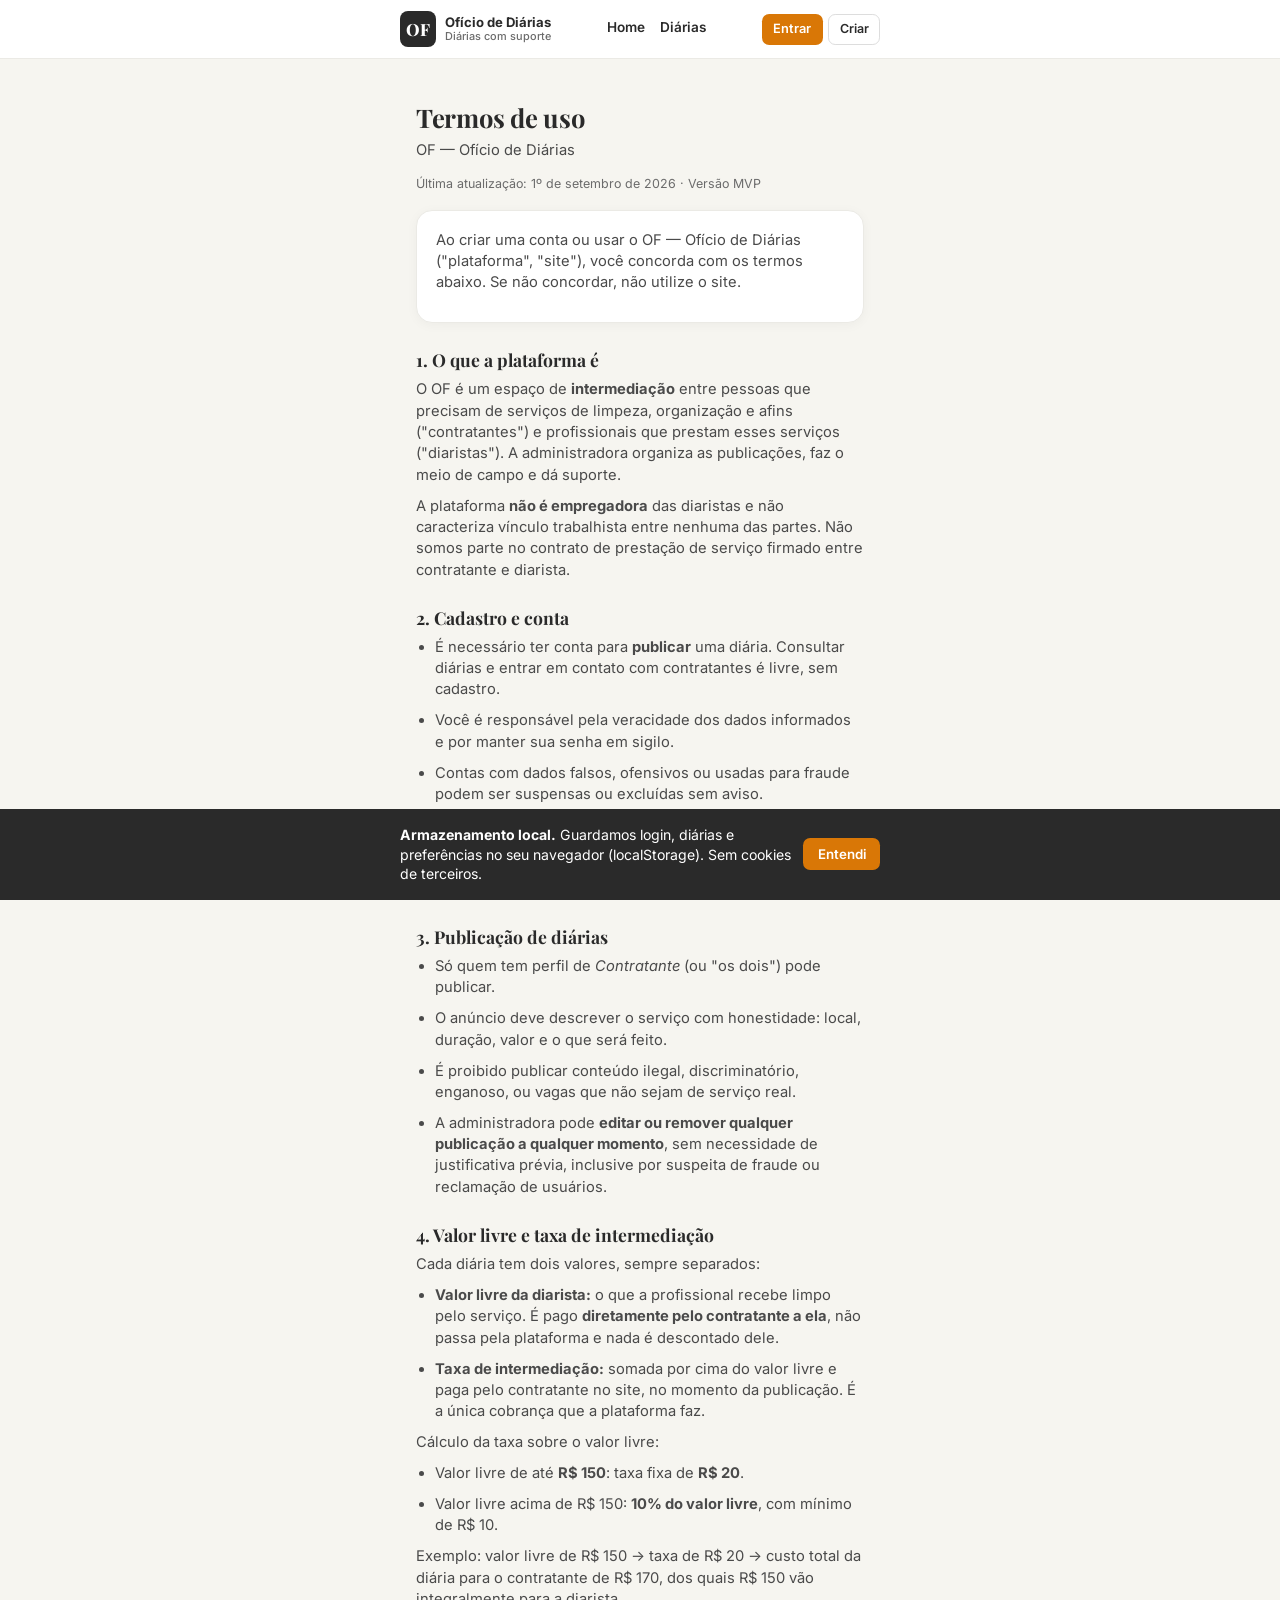
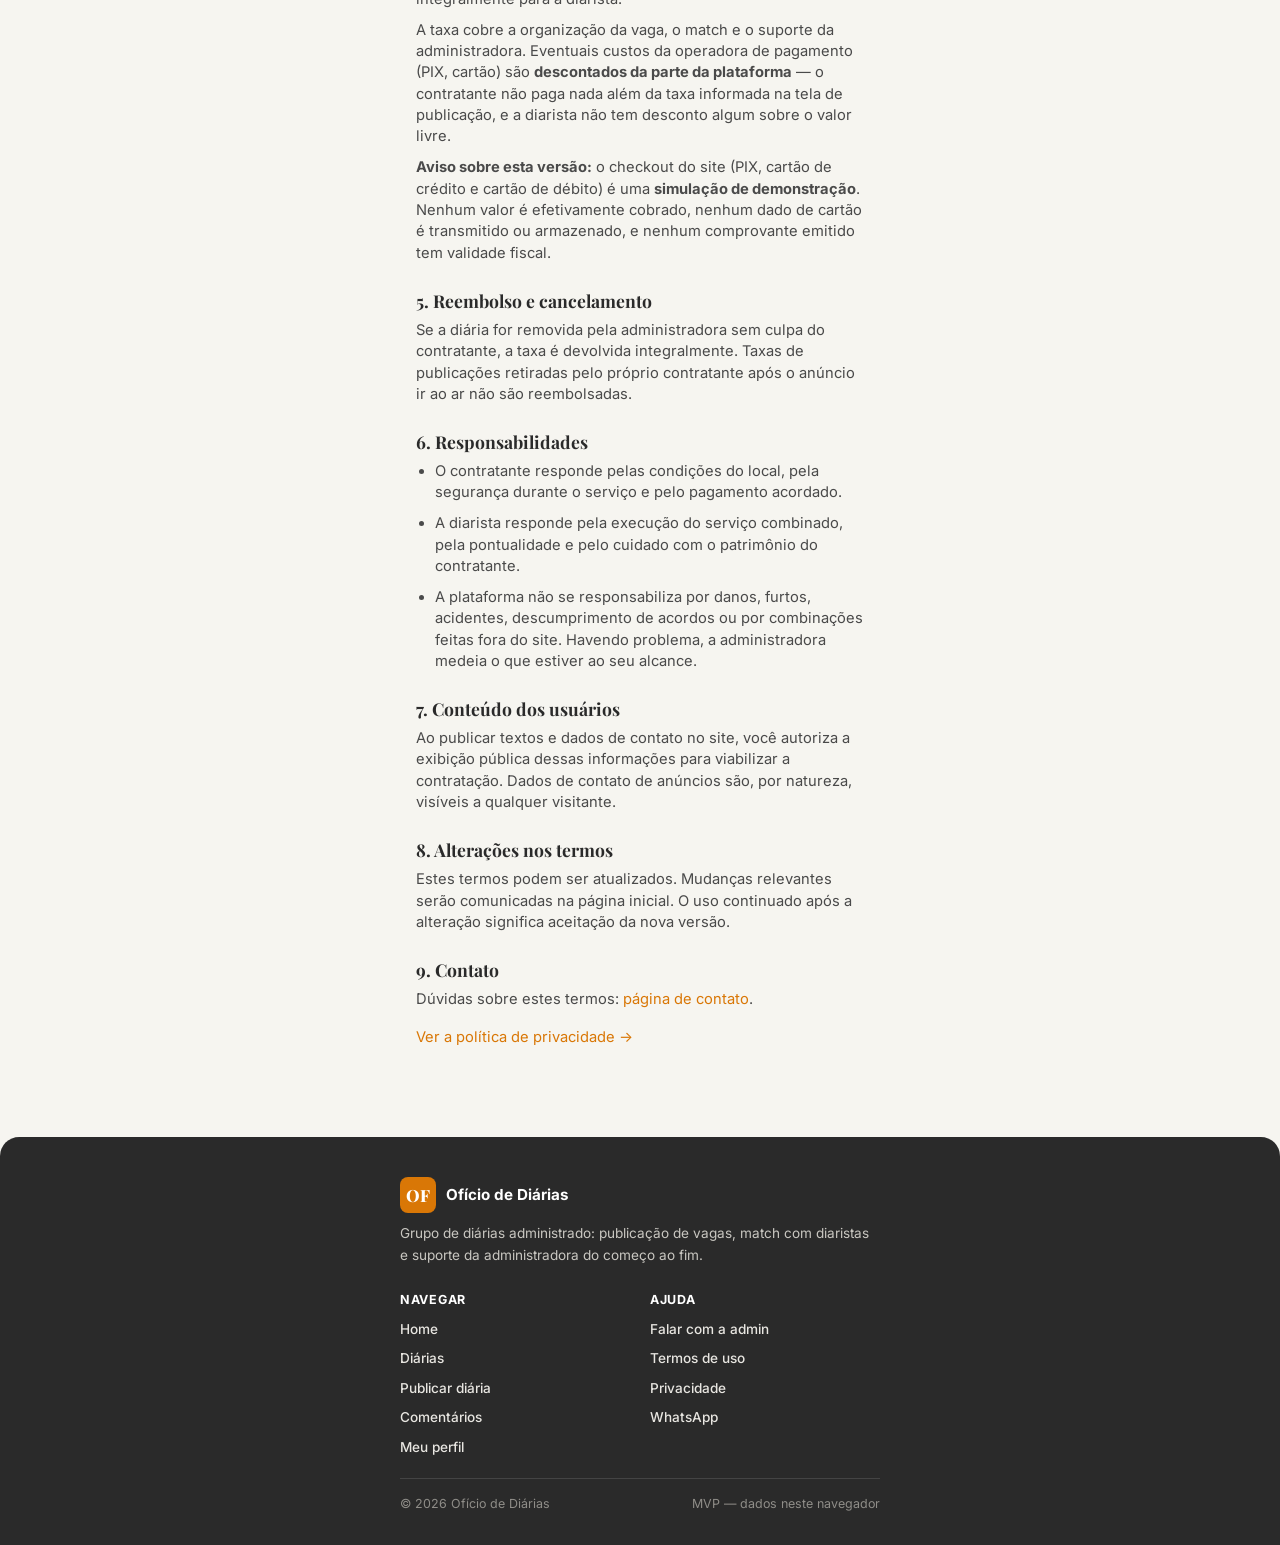
<file: termos.html>
<!DOCTYPE html>
<html lang="pt-BR">
<head>
<meta charset="UTF-8">
<meta name="viewport" content="width=device-width, initial-scale=1.0, maximum-scale=5.0">
<title>Termos de uso — OF</title>
<link rel="stylesheet" href="assets/style.css">
</head>
<body data-pagina="termos">

<div id="of-header"></div>

<main class="wrap legal">
  <div class="page-head">
    <h1>Termos de uso</h1>
    <p>OF — Ofício de Diárias</p>
  </div>
  <p class="atualizado">Última atualização: 1º de setembro de 2026 · Versão MVP</p>

  <div class="card">
    <p>Ao criar uma conta ou usar o OF — Ofício de Diárias ("plataforma", "site"), você concorda com os termos abaixo. Se não concordar, não utilize o site.</p>
  </div>

  <h2>1. O que a plataforma é</h2>
  <p>O OF é um espaço de <strong>intermediação</strong> entre pessoas que precisam de serviços de limpeza, organização e afins ("contratantes") e profissionais que prestam esses serviços ("diaristas"). A administradora organiza as publicações, faz o meio de campo e dá suporte.</p>
  <p>A plataforma <strong>não é empregadora</strong> das diaristas e não caracteriza vínculo trabalhista entre nenhuma das partes. Não somos parte no contrato de prestação de serviço firmado entre contratante e diarista.</p>

  <h2>2. Cadastro e conta</h2>
  <ul>
    <li>É necessário ter conta para <strong>publicar</strong> uma diária. Consultar diárias e entrar em contato com contratantes é livre, sem cadastro.</li>
    <li>Você é responsável pela veracidade dos dados informados e por manter sua senha em sigilo.</li>
    <li>Contas com dados falsos, ofensivos ou usadas para fraude podem ser suspensas ou excluídas sem aviso.</li>
    <li>Nesta versão MVP, os dados de conta ficam armazenados <strong>apenas no navegador do usuário</strong> (localStorage). Não há servidor, não há recuperação de senha e limpar os dados do navegador apaga a conta.</li>
  </ul>

  <h2>3. Publicação de diárias</h2>
  <ul>
    <li>Só quem tem perfil de <em>Contratante</em> (ou "os dois") pode publicar.</li>
    <li>O anúncio deve descrever o serviço com honestidade: local, duração, valor e o que será feito.</li>
    <li>É proibido publicar conteúdo ilegal, discriminatório, enganoso, ou vagas que não sejam de serviço real.</li>
    <li>A administradora pode <strong>editar ou remover qualquer publicação a qualquer momento</strong>, sem necessidade de justificativa prévia, inclusive por suspeita de fraude ou reclamação de usuários.</li>
  </ul>

  <h2>4. Valor livre e taxa de intermediação</h2>
  <p>Cada diária tem dois valores, sempre separados:</p>
  <ul>
    <li><strong>Valor livre da diarista:</strong> o que a profissional recebe limpo pelo serviço. É pago
      <strong>diretamente pelo contratante a ela</strong>, não passa pela plataforma e nada é descontado dele.</li>
    <li><strong>Taxa de intermediação:</strong> somada por cima do valor livre e paga pelo contratante no site,
      no momento da publicação. É a única cobrança que a plataforma faz.</li>
  </ul>
  <p>Cálculo da taxa sobre o valor livre:</p>
  <ul>
    <li>Valor livre de até <strong>R$ 150</strong>: taxa fixa de <strong>R$ 20</strong>.</li>
    <li>Valor livre acima de R$ 150: <strong>10% do valor livre</strong>, com mínimo de R$ 10.</li>
  </ul>
  <p>Exemplo: valor livre de R$ 150 → taxa de R$ 20 → custo total da diária para o contratante de R$ 170,
    dos quais R$ 150 vão integralmente para a diarista.</p>
  <p>A taxa cobre a organização da vaga, o match e o suporte da administradora. Eventuais custos da
    operadora de pagamento (PIX, cartão) são <strong>descontados da parte da plataforma</strong> — o
    contratante não paga nada além da taxa informada na tela de publicação, e a diarista não tem
    desconto algum sobre o valor livre.</p>
  <p><strong>Aviso sobre esta versão:</strong> o checkout do site (PIX, cartão de crédito e cartão de débito) é uma <strong>simulação de demonstração</strong>. Nenhum valor é efetivamente cobrado, nenhum dado de cartão é transmitido ou armazenado, e nenhum comprovante emitido tem validade fiscal.</p>

  <h2>5. Reembolso e cancelamento</h2>
  <p>Se a diária for removida pela administradora sem culpa do contratante, a taxa é devolvida integralmente. Taxas de publicações retiradas pelo próprio contratante após o anúncio ir ao ar não são reembolsadas.</p>

  <h2>6. Responsabilidades</h2>
  <ul>
    <li>O contratante responde pelas condições do local, pela segurança durante o serviço e pelo pagamento acordado.</li>
    <li>A diarista responde pela execução do serviço combinado, pela pontualidade e pelo cuidado com o patrimônio do contratante.</li>
    <li>A plataforma não se responsabiliza por danos, furtos, acidentes, descumprimento de acordos ou por combinações feitas fora do site. Havendo problema, a administradora medeia o que estiver ao seu alcance.</li>
  </ul>

  <h2>7. Conteúdo dos usuários</h2>
  <p>Ao publicar textos e dados de contato no site, você autoriza a exibição pública dessas informações para viabilizar a contratação. Dados de contato de anúncios são, por natureza, visíveis a qualquer visitante.</p>

  <h2>8. Alterações nos termos</h2>
  <p>Estes termos podem ser atualizados. Mudanças relevantes serão comunicadas na página inicial. O uso continuado após a alteração significa aceitação da nova versão.</p>

  <h2>9. Contato</h2>
  <p>Dúvidas sobre estes termos: <a href="contato.html">página de contato</a>.</p>

  <p class="mt1"><a href="privacidade.html">Ver a política de privacidade →</a></p>
</main>

<div id="of-footer"></div>
<script src="assets/app.js"></script>
</body>
</html>
</file>
<file: assets/style.css>
/* ============ OF — Ofício de Diárias · design system (MVP) ============ */
@import url('https://fonts.googleapis.com/css2?family=Inter:wght@300;400;500;600;700;800&family=Playfair+Display:wght@700;800&display=swap');

:root{
  --bg:#f6f5f0;
  --card:#fff;
  --accent:#d97706;
  --accent-dark:#b45309;
  --accent-soft:#fff7ed;
  --accent-line:#fde68a;
  --text:#2a2a2a;
  --sub:#6b6b6b;
  --line:#ebeae5;
  --dark:#2a2a2a;
  --ok:#065f46;
  --ok-bg:#ecfdf5;
  --ok-line:#a7f3d0;
  --err:#991b1b;
  --err-bg:#fef2f2;
  --err-line:#fecaca;
  --wa:#25d366;
  --serif:'Playfair Display',Georgia,serif;
  --radius:1rem;
  --shadow:0 2px 12px rgba(0,0,0,.04);
}

*{box-sizing:border-box;margin:0;padding:0}
html{scroll-behavior:smooth;-webkit-text-size-adjust:100%}
body{font-family:'Inter',system-ui,-apple-system,sans-serif;background:var(--bg);color:var(--text);line-height:1.45;font-size:16px;min-height:100vh;display:flex;flex-direction:column}
a{color:var(--accent);text-decoration:none}
a:hover{color:var(--accent-dark)}
img{max-width:100%;display:block;border-radius:.6rem}
main{flex:1}
:focus-visible{outline:2px solid var(--accent);outline-offset:2px}

.wrap{width:min(480px,95vw);margin-inline:auto;padding:1rem 1rem 3rem}
.wrap-tight{padding-bottom:1.5rem}

/* ---------------- Header ---------------- */
header.site-header{position:sticky;top:0;z-index:50;background:#fff;border-bottom:1px solid var(--line);padding:.7rem 1rem}
.header-inner{max-width:480px;margin:0 auto;display:flex;align-items:center;justify-content:space-between;gap:.5rem}
.logo-block{display:flex;align-items:center;gap:.55rem;min-width:0}
.logo-sigla{width:36px;height:36px;border-radius:.5rem;background:var(--dark);color:#fff;display:grid;place-items:center;font-family:var(--serif);font-weight:800;font-size:1.05rem;flex-shrink:0;letter-spacing:.02em}
.logo-text{font-weight:700;font-size:.82rem;line-height:1.15;color:var(--text);white-space:nowrap}
.logo-text small{display:block;font-weight:500;font-size:.68rem;color:var(--sub)}
.nav-center{display:flex;gap:.9rem;font-weight:600;font-size:.85rem}
.nav-center a{color:var(--text);padding:.15rem 0;border-bottom:2px solid transparent}
.nav-center a[aria-current="page"]{color:var(--accent);border-bottom-color:var(--accent)}
.nav-right{position:relative;display:flex;gap:.35rem;align-items:center;flex-shrink:0}
/* Em telas estreitas o nome do site continua visível: cai só o subtítulo */
@media(max-width:480px){
  .header-inner{gap:.4rem}
  .logo-sigla{width:32px;height:32px;font-size:.95rem;border-radius:.45rem}
  .logo-text{font-size:.72rem;max-width:5.6rem;white-space:normal;line-height:1.1}
  .logo-text small{display:none}
  .nav-center{gap:.6rem;font-size:.78rem}
  .nav-right{gap:.25rem}
  .btn-small,.btn-ghost-small{padding:.32rem .5rem;font-size:.72rem}
  .user-btn{max-width:104px;font-size:.72rem}
}
@media(max-width:360px){
  .logo-text{display:none}
}

.user-btn{display:flex;align-items:center;gap:.4rem;background:var(--bg);border:1px solid var(--line);color:var(--text);padding:.3rem .5rem .3rem .3rem;border-radius:2rem;font-weight:600;font-size:.78rem;cursor:pointer;font-family:inherit;max-width:130px}
.user-btn .avatar{width:24px;height:24px;border-radius:50%;background:var(--accent);color:#fff;display:grid;place-items:center;font-size:.7rem;font-weight:800;flex-shrink:0}
.user-btn .uname{overflow:hidden;text-overflow:ellipsis;white-space:nowrap}
.user-btn .caret{font-size:.55rem;color:var(--sub);flex-shrink:0}

.dropdown{position:absolute;right:0;top:2.7rem;background:#fff;border:1px solid var(--line);border-radius:.8rem;padding:.35rem;min-width:190px;box-shadow:0 12px 34px rgba(0,0,0,.12);display:none}
.dropdown.show{display:block}
.dropdown .dd-head{padding:.5rem .6rem .55rem;border-bottom:1px solid var(--line);margin-bottom:.25rem}
.dropdown .dd-head strong{display:block;font-size:.88rem}
.dropdown .dd-head span{font-size:.75rem;color:var(--sub)}
.dropdown a,.dropdown button{display:block;width:100%;text-align:left;padding:.55rem .6rem;border-radius:.5rem;font-size:.9rem;color:var(--text);font-weight:600;background:none;border:none;cursor:pointer;font-family:inherit}
.dropdown a:hover,.dropdown button:hover{background:var(--bg)}
.dropdown button.sair{color:#b91c1c}

/* ---------------- Buttons ---------------- */
.btn{display:block;width:100%;text-align:center;background:var(--accent);color:#fff;padding:.9rem;border-radius:.7rem;font-weight:700;font-size:1rem;border:none;margin-top:.5rem;cursor:pointer;box-shadow:0 6px 18px rgba(217,119,6,.25);font-family:inherit}
.btn:hover{background:var(--accent-dark);color:#fff}
.btn:active{transform:scale(.985)}
.btn:disabled{opacity:.6;cursor:not-allowed;transform:none}
.btn-dark{background:var(--dark);box-shadow:none}
.btn-dark:hover{background:#111}
.btn-outline{background:transparent;border:1px solid #ddd;color:var(--text);box-shadow:none}
.btn-outline:hover{background:#fff;color:var(--text);border-color:#bbb}
.btn-small{display:inline-block;background:var(--accent);color:#fff;padding:.4rem .7rem;border-radius:.45rem;font-weight:600;font-size:.8rem;border:none;cursor:pointer;font-family:inherit;text-align:center}
.btn-small:hover{background:var(--accent-dark);color:#fff}
.btn-ghost-small{display:inline-block;background:transparent;border:1px solid #ddd;color:var(--text);padding:.35rem .65rem;border-radius:.45rem;font-weight:600;font-size:.78rem;cursor:pointer;font-family:inherit}
.btn-ghost-small:hover{background:#fff;color:var(--text)}
.btn-whatsapp{display:flex;align-items:center;justify-content:center;gap:.5rem;background:var(--wa);color:#fff;padding:.9rem;border-radius:.7rem;font-weight:700;font-size:1rem;border:none;cursor:pointer;font-family:inherit;width:100%;box-shadow:0 6px 18px rgba(37,211,102,.25)}
.btn-whatsapp:hover{background:#1eb855;color:#fff}
.btn-row{display:flex;gap:.5rem}
.btn-row>*{flex:1;margin-top:.5rem}

/* ---------------- Hero (index) ---------------- */
.hero{background:linear-gradient(135deg,#2a2a2a 0%,#4a3f2a 100%);color:#fff;padding:3.5rem 1rem 2.5rem;margin:0 0 2rem;border-radius:0 0 1.2rem 1.2rem}
.hero .wrap{padding-bottom:0}
.hero h1{font-family:var(--serif);font-size:clamp(2rem,6vw,2.8rem);line-height:1.1;letter-spacing:-.02em;margin-bottom:.6rem}
.hero p{opacity:.9;font-size:1.05rem;margin-bottom:1.25rem}
.hero .btn-big{display:block;width:100%;text-align:center;background:var(--accent);color:#fff;padding:1rem;border-radius:.7rem;font-weight:700;font-size:1.05rem;border:none;margin-top:.6rem;box-shadow:0 8px 25px rgba(217,119,6,.35);cursor:pointer}
.hero .btn-big.ghost{background:rgba(255,255,255,.12);border:1px solid rgba(255,255,255,.3);box-shadow:none}

/* Page head (inner pages) */
.page-head{padding:1.5rem 0 .25rem}
.page-head h1{font-family:var(--serif);font-size:1.6rem;letter-spacing:-.01em;margin-bottom:.25rem}
.page-head p{font-size:.92rem;color:var(--sub)}

.badge{display:inline-block;background:rgba(217,119,6,.12);border:1px solid rgba(217,119,6,.25);color:var(--accent-dark);padding:.25rem .7rem;border-radius:.4rem;font-weight:700;font-size:.72rem;margin-bottom:.75rem;letter-spacing:.02em}
.hero .badge{background:rgba(255,255,255,.14);border-color:rgba(255,255,255,.3);color:#fff}

/* ---------------- Sections & cards ---------------- */
.section-title{display:flex;align-items:baseline;justify-content:space-between;gap:.5rem;margin:2.5rem 0 .8rem}
.section-title h2{font-family:var(--serif);font-size:1.3rem;letter-spacing:-.01em}
.section-title a{font-size:.8rem;font-weight:600;white-space:nowrap}
h2.plain{font-family:var(--serif);font-size:1.3rem;margin:2.5rem 0 .8rem}
h3{font-size:1.05rem}

.cards{display:grid;gap:1rem}
.card{background:var(--card);border:1px solid var(--line);border-radius:var(--radius);padding:1.2rem;box-shadow:var(--shadow)}
.card+.card{margin-top:1rem}
.card h2{font-family:var(--serif);font-size:1.15rem;margin-bottom:.2rem}
.card h3{font-size:1.02rem;margin-bottom:.3rem}
.card p{font-size:.92rem;color:var(--sub)}
.card .sub{font-size:.85rem;color:var(--sub);margin-bottom:.9rem}

.tag{display:inline-block;background:var(--bg);border:1px solid var(--line);padding:.2rem .55rem;border-radius:.35rem;font-weight:600;font-size:.73rem;color:var(--sub)}
.tag.accent{background:var(--accent-soft);border-color:var(--accent-line);color:var(--accent-dark)}
.tag.ok{background:var(--ok-bg);border-color:var(--ok-line);color:var(--ok)}
.tags{display:flex;flex-wrap:wrap;gap:.35rem;margin-top:.6rem}

/* Diária card */
.diaria-card{background:var(--card);border:1px solid var(--line);border-radius:var(--radius);padding:1.1rem;margin-bottom:1rem;box-shadow:var(--shadow)}
.diaria-card .top{display:flex;justify-content:space-between;align-items:flex-start;gap:.75rem}
.diaria-card h3{font-family:var(--serif);font-size:1.08rem;line-height:1.25;margin-bottom:.2rem}
.diaria-card .preco{font-weight:800;font-size:1.05rem;color:var(--accent-dark);white-space:nowrap}
.diaria-card .preco small{display:block;font-weight:500;font-size:.68rem;color:var(--sub);text-align:right}
.diaria-card .meta{font-size:.8rem;color:var(--sub);margin-top:.15rem}
.diaria-card .desc{font-size:.9rem;color:var(--sub);margin-top:.5rem}
.diaria-card .acoes{display:flex;gap:.5rem;align-items:center;margin-top:.85rem}

/* Comentários */
.comentario{background:#fff;border:1px solid var(--line);border-radius:var(--radius);padding:1.2rem;margin-bottom:1rem;box-shadow:var(--shadow)}
.comentario .cab{display:flex;align-items:center;gap:.6rem}
.comentario .av{width:34px;height:34px;border-radius:50%;background:var(--dark);color:#fff;display:grid;place-items:center;font-weight:700;font-size:.85rem;flex-shrink:0}
.comentario .nome{font-weight:700;font-size:.94rem}
.comentario .quando{font-size:.75rem;color:var(--sub)}
.comentario .texto{font-size:.92rem;color:var(--sub);margin-top:.55rem}
.estrelas{color:var(--accent);font-size:.95rem;letter-spacing:.06em}

/* ---------------- Forms ---------------- */
label{font-weight:600;font-size:.82rem;display:block;margin:.8rem 0 .25rem}
input,select,textarea{width:100%;padding:.75rem .8rem;border:1px solid #ddd;border-radius:.6rem;font-family:inherit;font-size:.95rem;background:#fff;color:var(--text)}
input:focus,select:focus,textarea:focus{border-color:var(--accent);outline:none;box-shadow:0 0 0 3px rgba(217,119,6,.12)}
textarea{resize:vertical;min-height:80px}
select{appearance:none;background-image:url("data:image/svg+xml;utf8,<svg xmlns='http://www.w3.org/2000/svg' viewBox='0 0 24 24' fill='%236b6b6b'><path d='M7 10l5 5 5-5z'/></svg>");background-repeat:no-repeat;background-position:right .5rem center;background-size:1.25rem;padding-right:2rem}
.form{display:grid;gap:.6rem}
.grid2{display:grid;gap:.6rem;grid-template-columns:1fr 1fr}
@media(max-width:420px){.grid2{grid-template-columns:1fr}}
.field-help{font-size:.75rem;color:var(--sub);margin-top:.25rem}
/* Campo composto: número + unidade (ex.: 8 horas) */
.campo-composto{display:flex;gap:.5rem}
.campo-composto input{flex:1 1 40%;min-width:0}
.campo-composto select{flex:1 1 60%;min-width:0}
.small{font-size:.78rem;color:var(--sub)}
.check{display:flex;align-items:flex-start;gap:.55rem;padding:.4rem 0;font-size:.88rem;font-weight:500;cursor:pointer}
.check input{width:auto;flex-shrink:0;margin-top:.15rem}

/* Info boxes */
.msg{padding:.9rem 1rem;background:var(--accent-soft);border:1px solid var(--accent-line);border-radius:.7rem;color:#92400e;margin-bottom:1rem;font-size:.9rem}
.msg.ok{background:var(--ok-bg);border-color:var(--ok-line);color:var(--ok)}
.msg.err{background:var(--err-bg);border-color:var(--err-line);color:var(--err)}
.empty{padding:2rem 1rem;text-align:center;color:var(--sub);font-size:.92rem;background:#fff;border:1px dashed #ddd;border-radius:var(--radius)}

/* Definition list (perfil) */
.dl{display:grid;gap:0}
.dl .row{display:flex;justify-content:space-between;gap:1rem;padding:.7rem 0;border-bottom:1px solid var(--line);font-size:.92rem}
.dl .row:last-child{border-bottom:none}
.dl dt{color:var(--sub);font-size:.8rem;font-weight:600;text-transform:uppercase;letter-spacing:.03em}
.dl dd{font-weight:600;text-align:right;word-break:break-word}

/* Legal text */
.legal h2{font-family:var(--serif);font-size:1.1rem;margin:1.5rem 0 .4rem}
.legal p,.legal li{font-size:.92rem;color:#4a4a4a;margin-bottom:.6rem}
.legal ul{padding-left:1.2rem}
.legal .atualizado{font-size:.78rem;color:var(--sub);margin-bottom:1rem}

/* ---------------- Footer ---------------- */
footer.site-footer{background:var(--dark);color:#c9c7c1;padding:2.5rem 1rem 2rem;border-radius:1.2rem 1.2rem 0 0;margin-top:2rem}
footer.site-footer .foot-inner{max-width:480px;margin:0 auto}
footer.site-footer .foot-brand{display:flex;align-items:center;gap:.6rem;margin-bottom:.6rem}
footer.site-footer .foot-brand .logo-sigla{background:var(--accent)}
footer.site-footer .foot-brand strong{color:#fff;font-size:.95rem}
footer.site-footer p{font-size:.85rem;line-height:1.6}
footer.site-footer .cols{display:grid;grid-template-columns:1fr 1fr;gap:1.25rem;margin:1.5rem 0 1.25rem}
footer.site-footer h4{color:#fff;font-size:.78rem;text-transform:uppercase;letter-spacing:.06em;margin-bottom:.5rem}
footer.site-footer ul{list-style:none;display:grid;gap:.4rem}
footer.site-footer a{color:#e8e6e1;font-size:.85rem;font-weight:500}
footer.site-footer a:hover{color:#ffa726}
footer.site-footer .foot-bottom{border-top:1px solid rgba(255,255,255,.12);padding-top:1rem;font-size:.78rem;color:#8f8d88;display:flex;flex-wrap:wrap;gap:.5rem;justify-content:space-between}

/* ---------------- Modal / pagamento ---------------- */
.modal{position:fixed;inset:0;z-index:200;display:none;align-items:flex-end;justify-content:center;background:rgba(20,18,14,.55);backdrop-filter:blur(3px);padding:0}
.modal.show{display:flex}
.modal-box{background:#fff;width:min(480px,100%);max-height:92vh;overflow-y:auto;border-radius:1.2rem 1.2rem 0 0;padding:1.25rem 1.1rem 1.6rem;animation:slideUp .25s ease}
@keyframes slideUp{from{transform:translateY(18px);opacity:.6}to{transform:translateY(0);opacity:1}}
@media(min-width:520px){.modal{align-items:center}.modal-box{border-radius:1.2rem}}
.modal-head{display:flex;justify-content:space-between;align-items:flex-start;gap:1rem;margin-bottom:.25rem}
.modal-head h2{font-family:var(--serif);font-size:1.25rem}
.modal-head .fechar{background:none;border:none;font-size:1.5rem;line-height:1;color:var(--sub);cursor:pointer;padding:0 .25rem}
.modal-sub{font-size:.85rem;color:var(--sub);margin-bottom:1rem}

.resumo{background:var(--bg);border:1px solid var(--line);border-radius:.8rem;padding:.9rem;margin-bottom:1rem}
.resumo .lin{display:flex;justify-content:space-between;font-size:.88rem;padding:.2rem 0}
.resumo .lin.info{color:var(--sub);font-size:.82rem}
.resumo .lin.total{border-top:1px dashed #d8d6cf;margin-top:.4rem;padding-top:.5rem;font-weight:800;font-size:1rem}
.resumo .obs{font-size:.75rem;color:var(--sub);margin-top:.6rem;line-height:1.5}

.metodos{display:grid;gap:.6rem;margin-bottom:.5rem}
.metodo{display:flex;align-items:center;gap:.8rem;width:100%;text-align:left;background:#fff;border:1.5px solid var(--line);border-radius:.8rem;padding:.85rem;cursor:pointer;font-family:inherit;transition:border-color .15s,background .15s}
.metodo:hover{border-color:var(--accent);background:var(--accent-soft)}
.metodo .ico{width:40px;height:40px;border-radius:.6rem;background:var(--bg);display:grid;place-items:center;flex-shrink:0}
.metodo .ico svg{width:22px;height:22px}
.metodo .txt strong{display:block;font-size:.95rem}
.metodo .txt span{font-size:.78rem;color:var(--sub)}
.metodo .seta{margin-left:auto;color:var(--sub);font-size:1.1rem}

.pix-box{text-align:center}
.pix-qr{width:190px;height:190px;margin:0 auto .9rem;border:1px solid var(--line);border-radius:.8rem;padding:.5rem;background:#fff}
.pix-chave{display:flex;gap:.4rem;margin-bottom:.5rem}
.pix-chave input{font-size:.78rem;font-family:ui-monospace,monospace}
.pix-chave button{flex-shrink:0;padding:.5rem .7rem;font-size:.8rem;border-radius:.6rem;background:var(--dark);color:#fff;border:none;font-weight:600;cursor:pointer;font-family:inherit}
.timer{font-size:.8rem;color:var(--sub);margin-bottom:.75rem}
.timer strong{color:var(--accent-dark);font-variant-numeric:tabular-nums}

.cartao-preview{background:linear-gradient(135deg,#2a2a2a 0%,#4a3f2a 100%);color:#fff;border-radius:.9rem;padding:1.1rem;margin-bottom:1rem;box-shadow:0 10px 26px rgba(0,0,0,.18)}
.cartao-preview .chip{width:34px;height:24px;border-radius:.25rem;background:linear-gradient(135deg,#e6c078,#b9924a);margin-bottom:1.1rem}
.cartao-preview .num{font-family:ui-monospace,monospace;font-size:1.12rem;letter-spacing:.09em;margin-bottom:.9rem}
.cartao-preview .base{display:flex;justify-content:space-between;font-size:.72rem;text-transform:uppercase;letter-spacing:.05em;gap:1rem}
.cartao-preview .base span{opacity:.65;display:block;font-size:.6rem}
.cartao-preview .base div{min-width:0;overflow:hidden;text-overflow:ellipsis;white-space:nowrap}
.cartao-preview .bandeira{font-weight:800;font-size:.8rem;letter-spacing:.04em}

.processando{text-align:center;padding:2rem 0}
.spinner{width:44px;height:44px;margin:0 auto 1rem;border:3px solid var(--line);border-top-color:var(--accent);border-radius:50%;animation:spin .8s linear infinite}
@keyframes spin{to{transform:rotate(360deg)}}
.sucesso{text-align:center;padding:1rem 0}
.sucesso .marca{width:64px;height:64px;margin:0 auto 1rem;border-radius:50%;background:var(--ok-bg);border:2px solid var(--ok-line);display:grid;place-items:center;color:var(--ok);font-size:2rem;font-weight:800}
.sucesso h3{font-family:var(--serif);font-size:1.25rem;color:var(--ok);margin-bottom:.3rem}
.sucesso p{font-size:.9rem;color:var(--sub)}
.comprovante{text-align:left;background:var(--bg);border:1px dashed #d8d6cf;border-radius:.7rem;padding:.85rem;margin:1rem 0;font-size:.82rem}
.comprovante .lin{display:flex;justify-content:space-between;gap:1rem;padding:.18rem 0}
.comprovante .lin span:first-child{color:var(--sub)}
.comprovante .lin span:last-child{font-weight:600;text-align:right;word-break:break-all}

/* Steps indicator */
.passos{display:flex;gap:.35rem;margin-bottom:1rem}
.passos i{height:4px;flex:1;border-radius:2px;background:var(--line)}
.passos i.on{background:var(--accent)}

/* Cookie banner */
.cookie-banner{position:fixed;bottom:0;left:0;right:0;background:#2a2a2a;color:#fff;padding:1rem;z-index:150;font-size:.88rem;display:none}
.cookie-banner.show{display:block}
.cookie-banner .cb-inner{max-width:480px;margin:0 auto;display:flex;gap:.75rem;align-items:center;flex-wrap:wrap}
.cookie-banner p{flex:1;min-width:190px;line-height:1.4}
.cookie-banner button{background:var(--accent);color:#fff;border:none;padding:.5rem .9rem;border-radius:.45rem;font-weight:600;cursor:pointer;font-family:inherit}

/* Utils */
.hidden{display:none!important}
.mt0{margin-top:0}
.mt1{margin-top:1rem}
.center{text-align:center}
.nowrap{white-space:nowrap}
.sr-only{position:absolute;width:1px;height:1px;padding:0;margin:-1px;overflow:hidden;clip:rect(0,0,0,0);white-space:nowrap;border:0}
</file>
